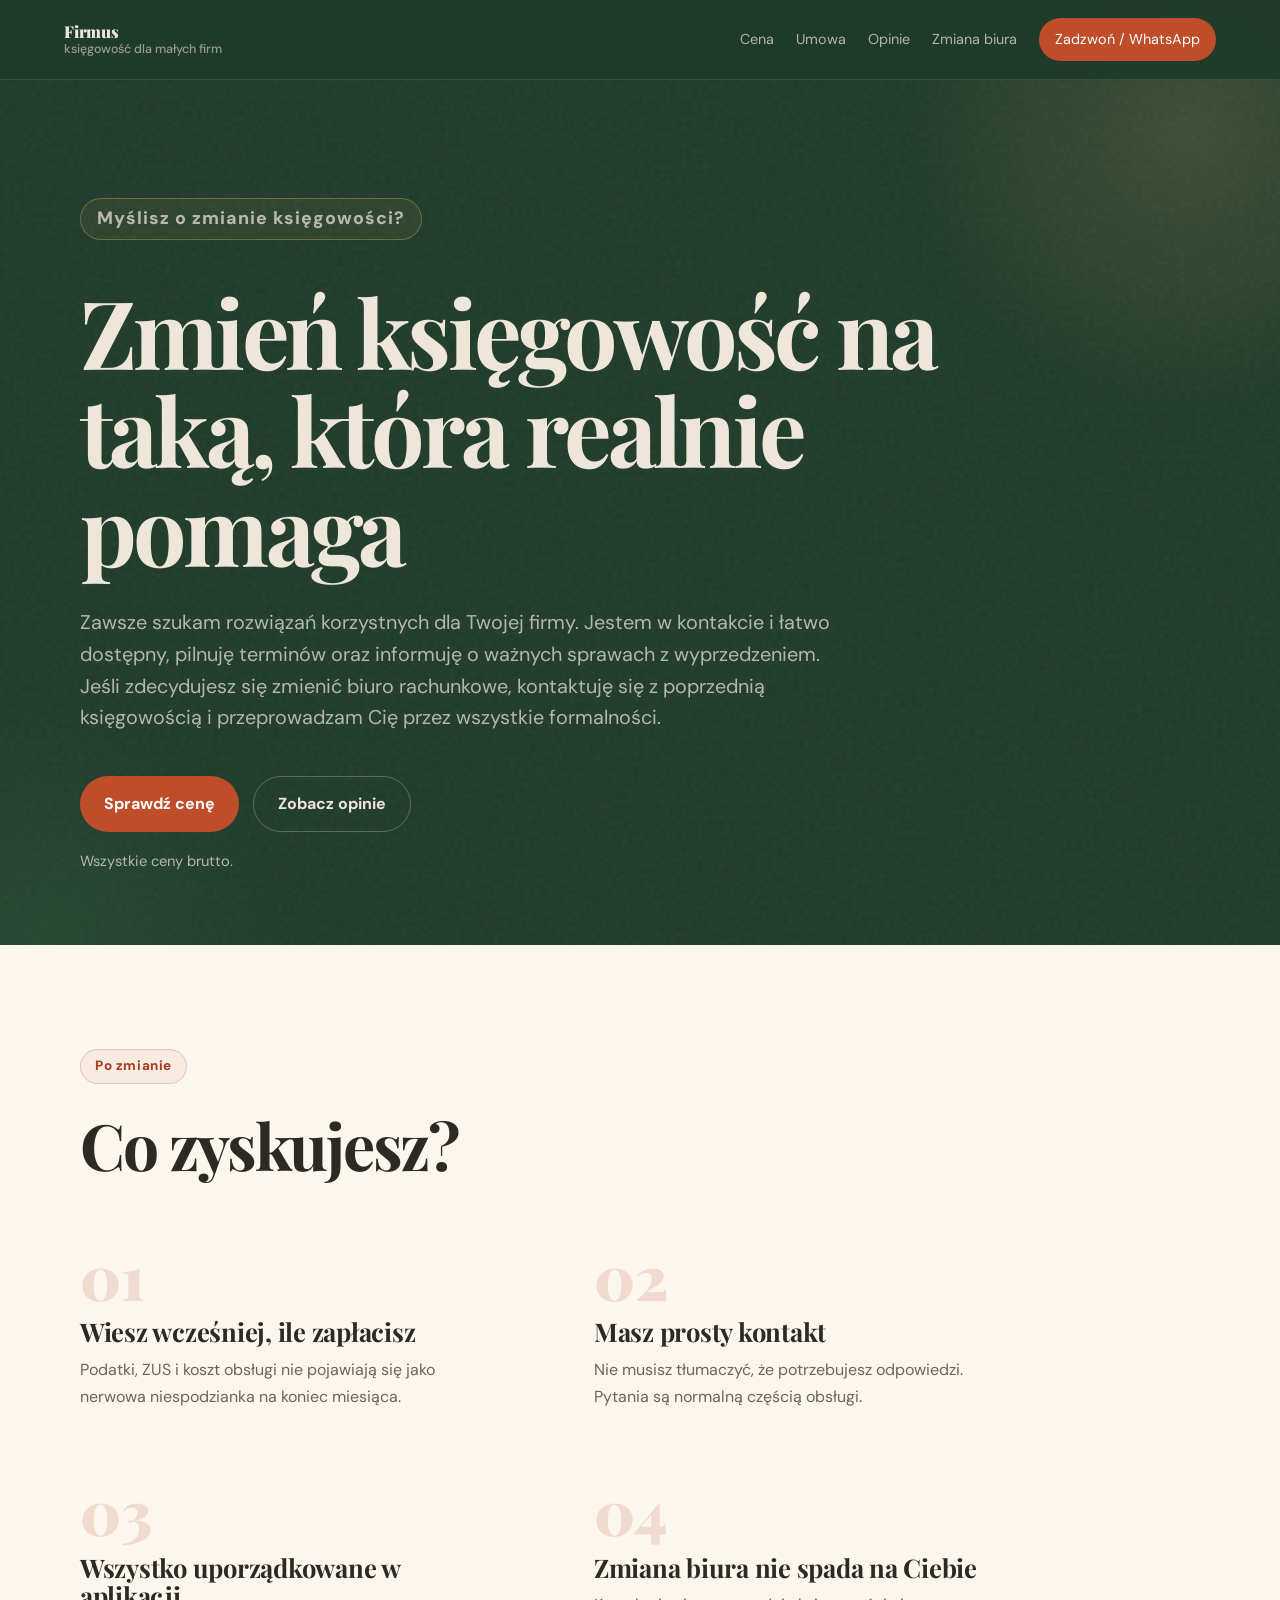
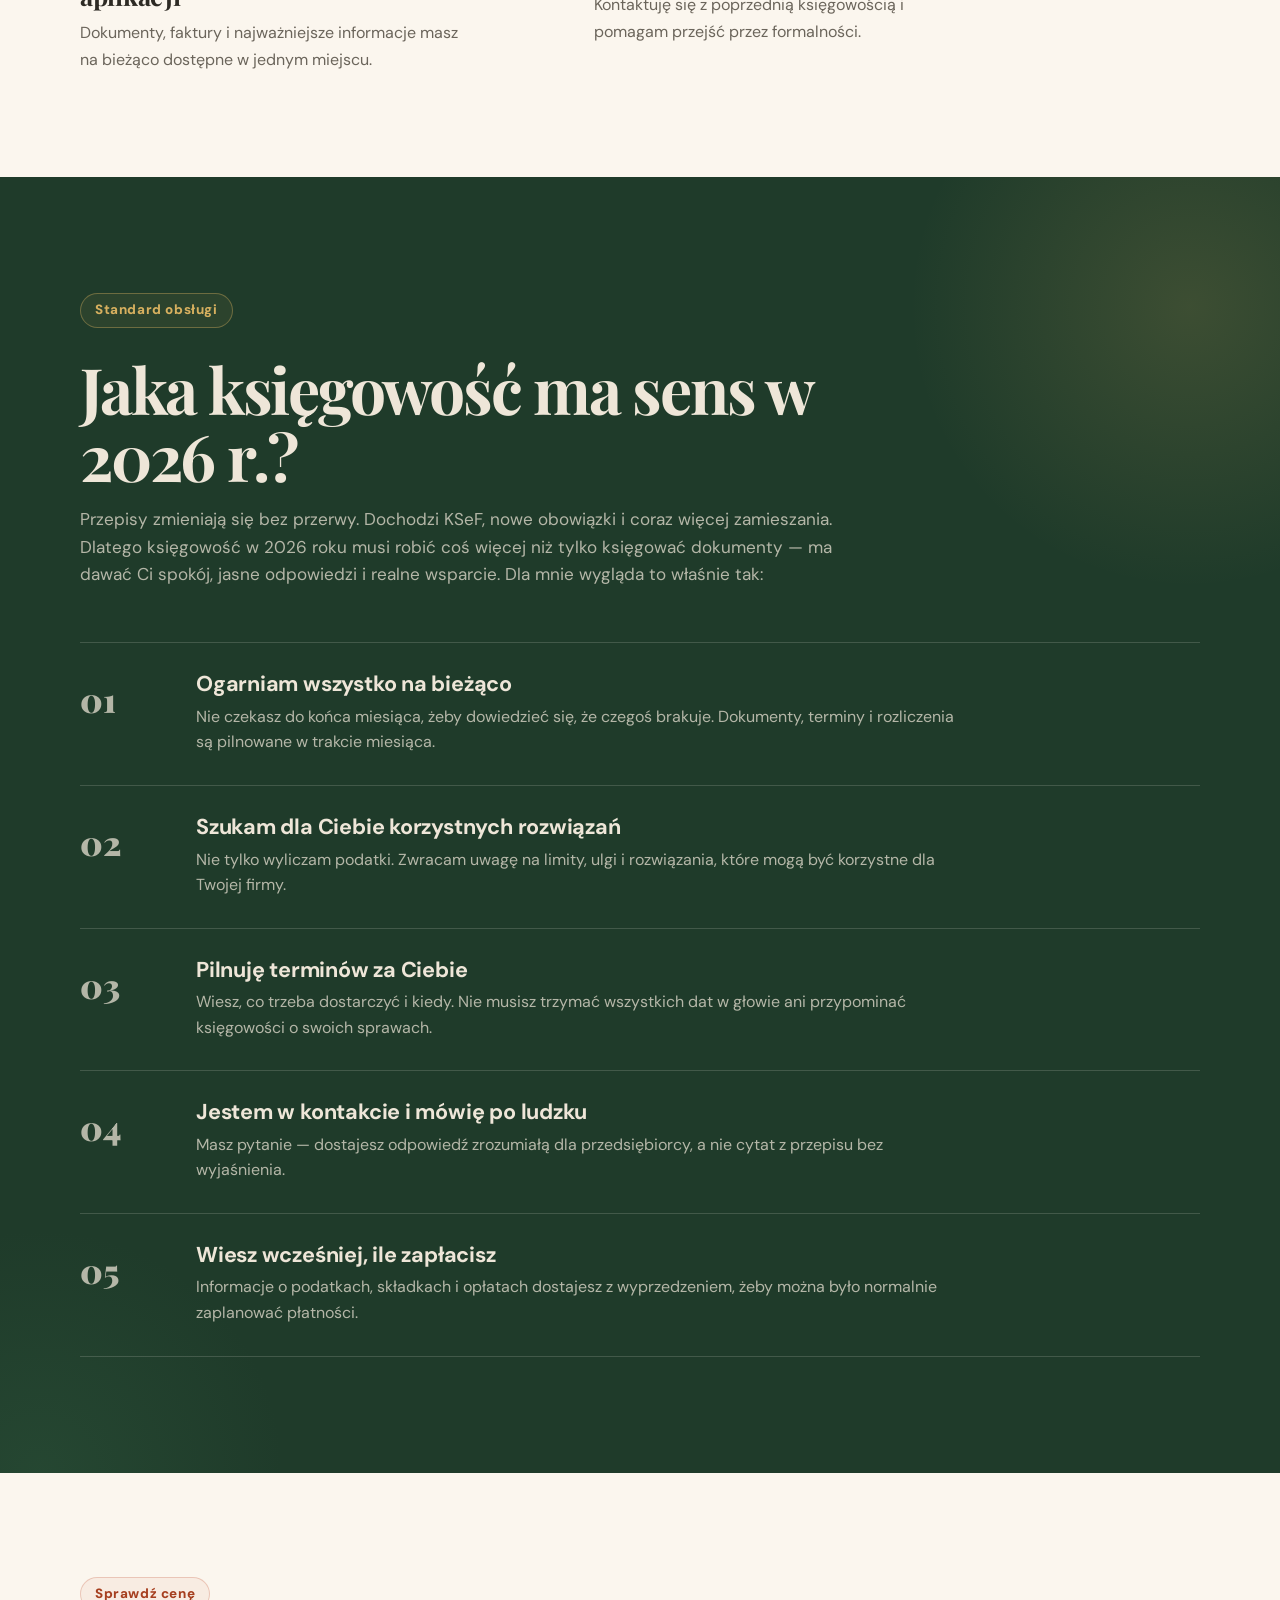
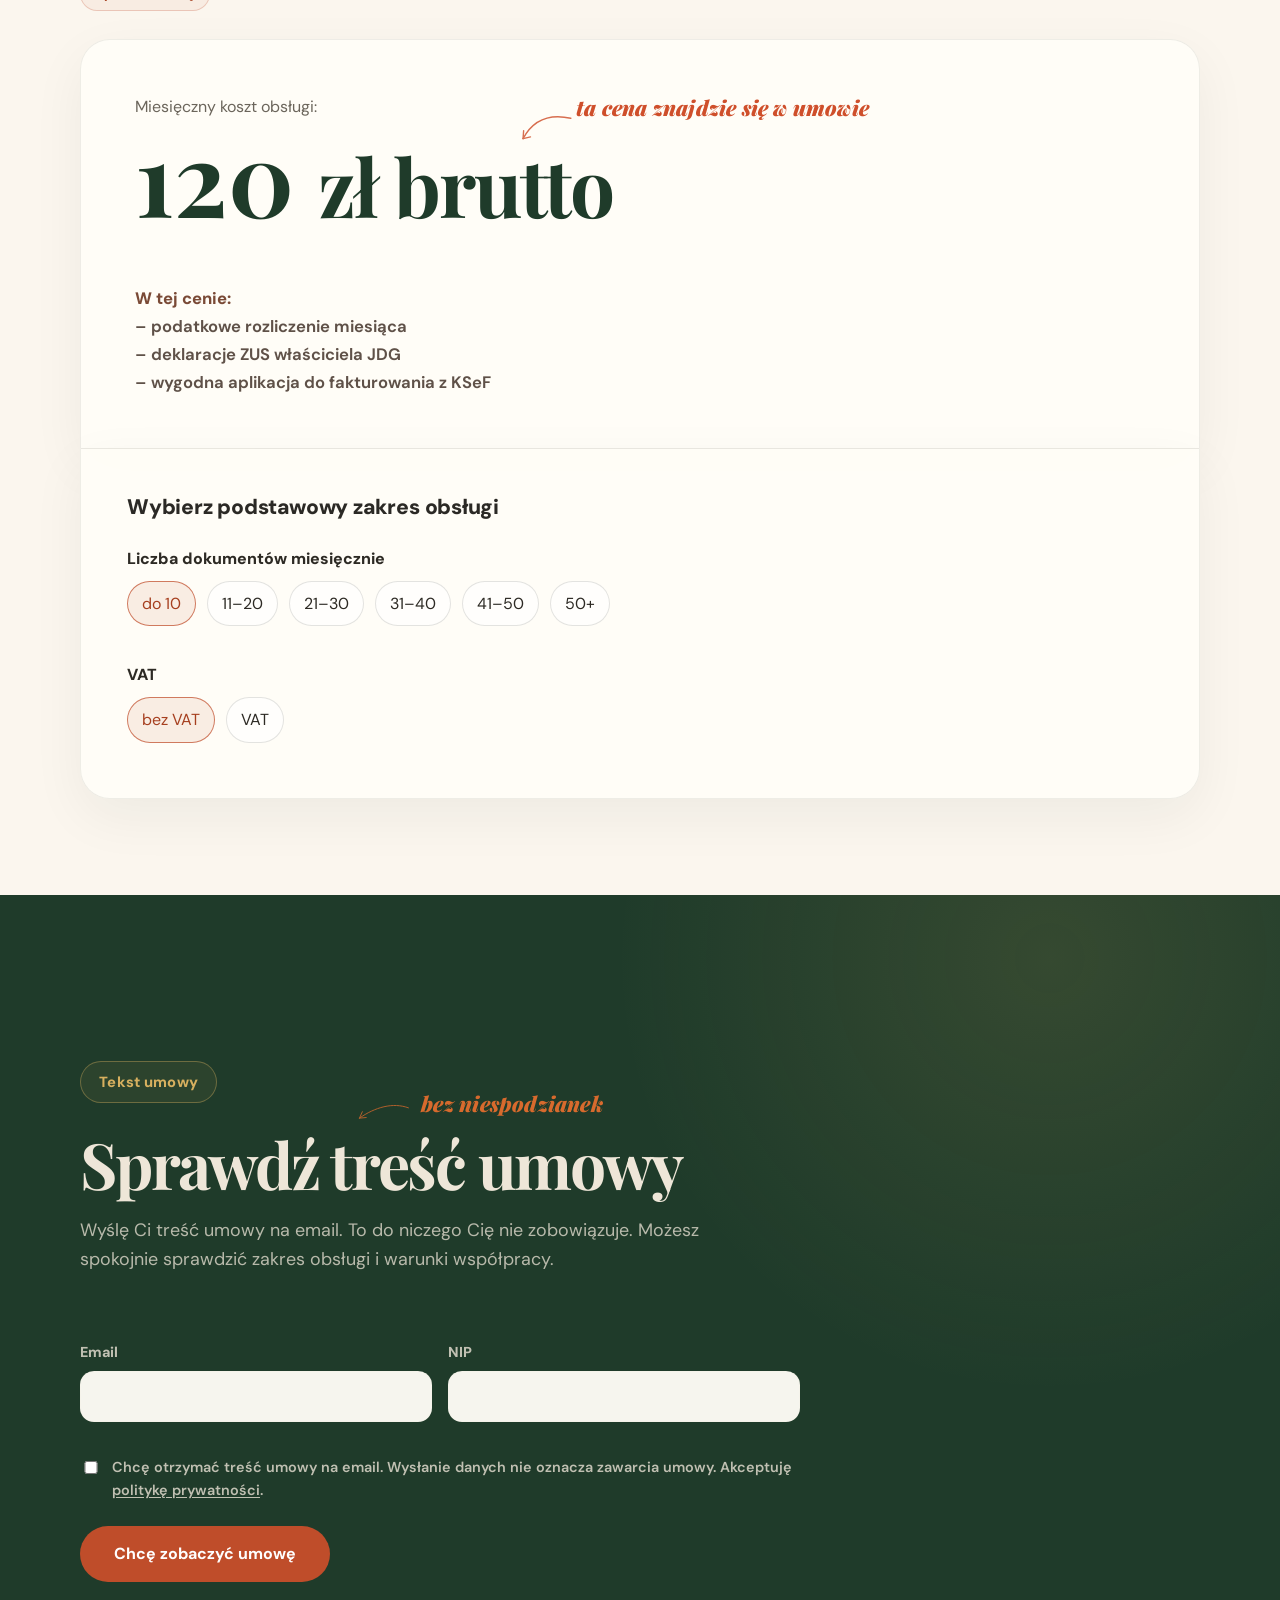
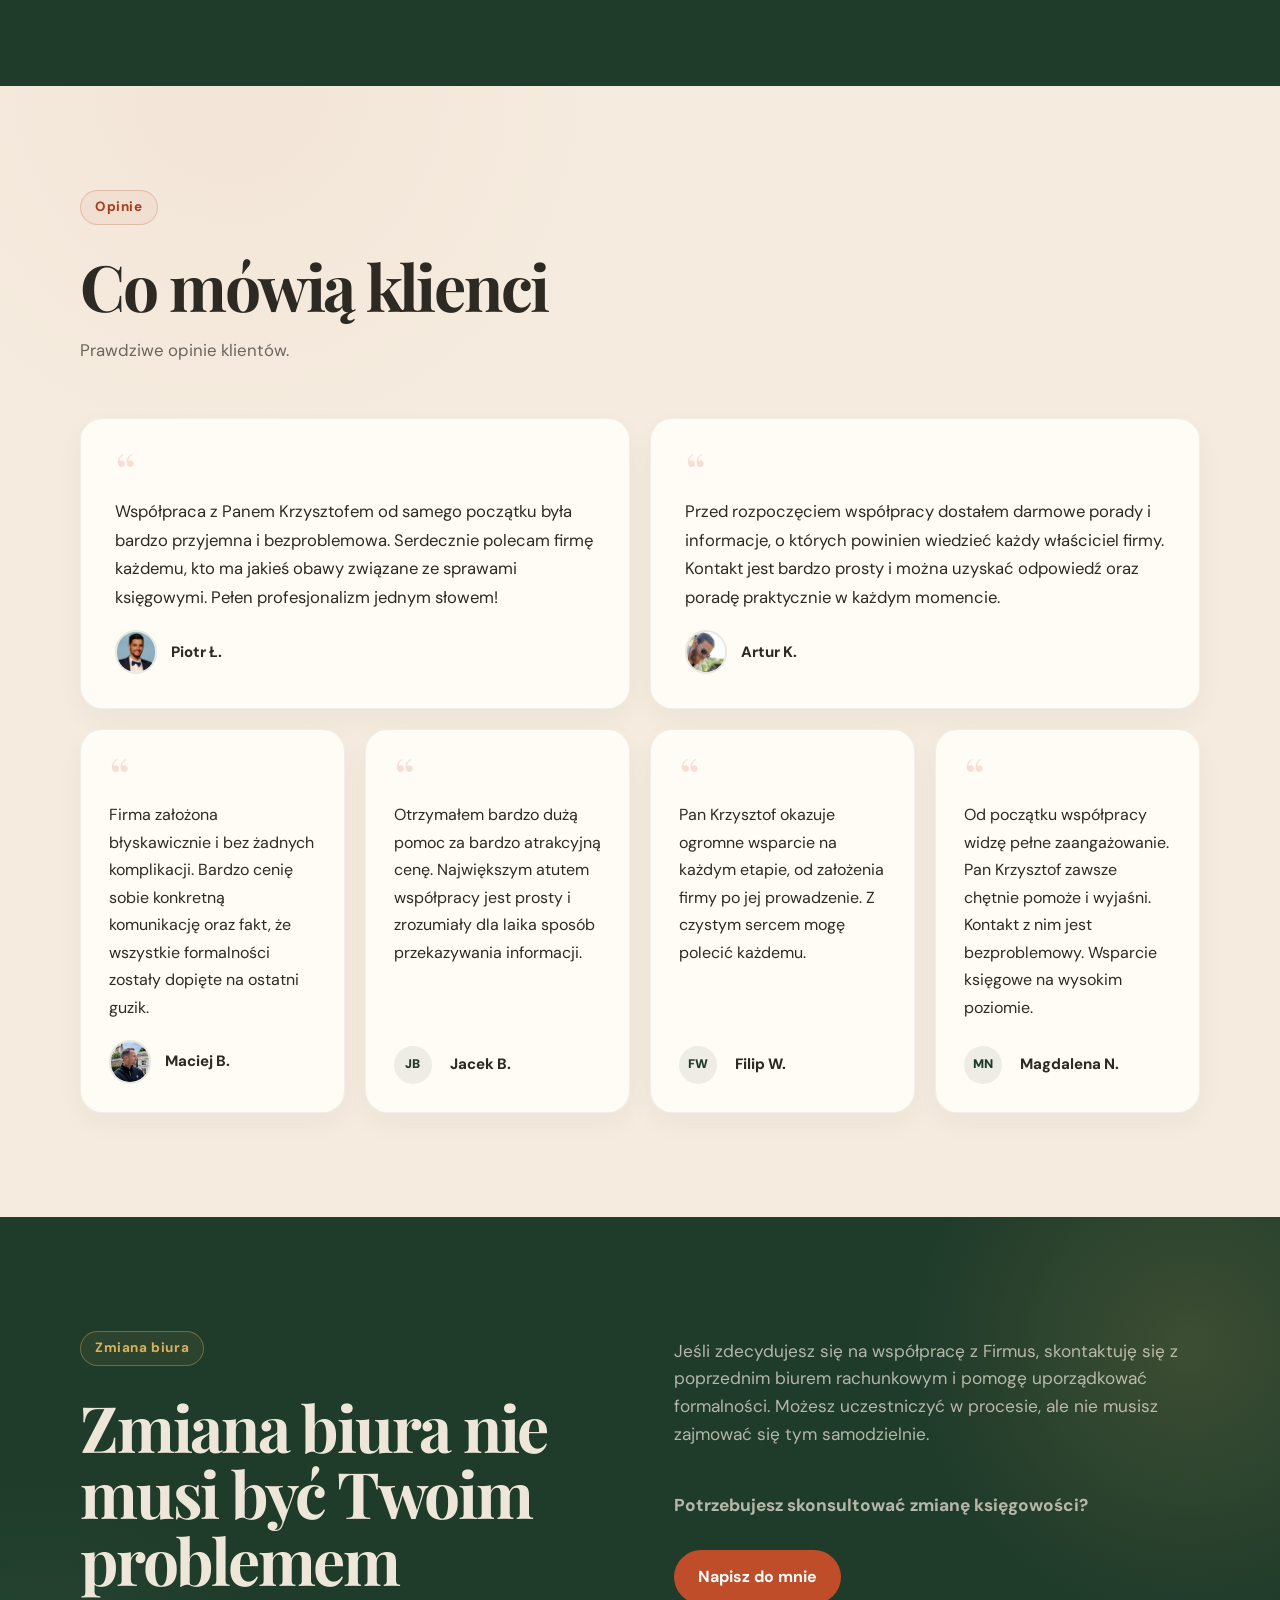
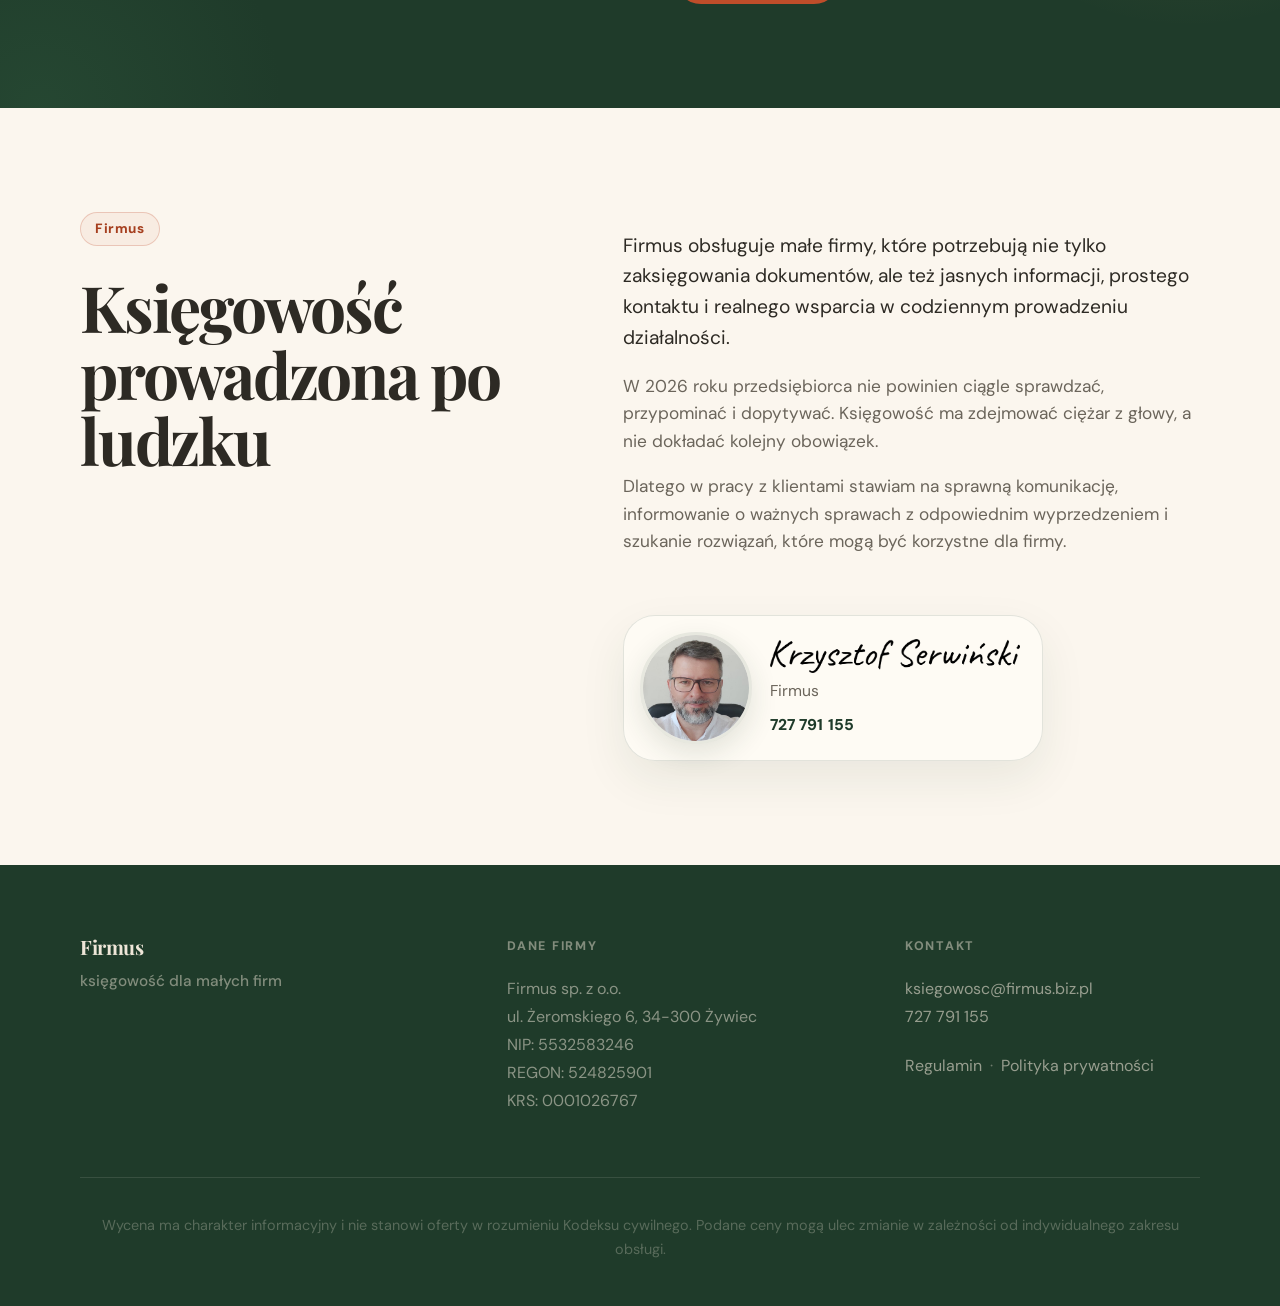
<file: index.html>
<!doctype html>
<html lang="pl">
<head>
  <meta charset="utf-8" />
  <meta name="viewport" content="width=device-width,initial-scale=1" />

  <title>Firmus — księgowość dla małych firm</title>
  <meta name="description" content="Firmus — księgowość dla małych firm. Zmień księgowość na taką, która realnie pomaga." />

  <meta property="og:title" content="Firmus — księgowość dla małych firm" />
  <meta property="og:description" content="Zmień księgowość na taką, która realnie pomaga. Sprawdź cenę brutto i zobacz, jak może wyglądać współpraca z Firmus." />
  <meta property="og:type" content="website" />
  <meta property="og:url" content="https://firmus.biz.pl/" />
  <meta property="og:image" content="https://firmus.biz.pl/assets/og-image.svg" />
  <meta property="og:image:type" content="image/svg+xml" />
  <meta name="twitter:card" content="summary_large_image" />
  <meta name="twitter:title" content="Firmus — księgowość dla małych firm" />
  <meta name="twitter:description" content="Zmień księgowość na taką, która realnie pomaga. Sprawdź cenę brutto i szkic umowy." />
  <meta name="twitter:image" content="https://firmus.biz.pl/assets/og-image.svg" />

  <link rel="preconnect" href="https://fonts.googleapis.com" />
  <link rel="preconnect" href="https://fonts.gstatic.com" crossorigin />
  <link href="https://fonts.googleapis.com/css2?family=DM+Sans:opsz,wght@9..40,300;9..40,400;9..40,500;9..40,600;9..40,700&family=Playfair+Display:ital,wght@0,700;0,900;1,400&display=swap" rel="stylesheet" />

  <link rel="icon" href="/assets/favicon.svg" type="image/svg+xml" />
  <link rel="stylesheet" href="/styles.css?v=1783682344" />
</head>
<body>
  <a class="skip-link" href="#main">Przejdź do treści</a>

  <header class="topbar" id="topbar" aria-label="Górny pasek strony">
    <a class="topbar__brand" href="/"><strong>Firmus</strong><span>księgowość dla małych firm</span></a>
    <nav class="topbar__nav" aria-label="Nawigacja">
      <a href="#cena">Cena</a>
      <a href="#umowa">Umowa</a>
      <a href="#opinie">Opinie</a>
      <a href="#zmiana-biura">Zmiana biura</a>
      <a class="topbar__phone" href="tel:+48727791155">Zadzwoń / WhatsApp</a>
    </nav>
  </header>

  <main id="main">
    <section class="hero section-dark">
      <div class="hero__grain" aria-hidden="true"></div>

      <div class="container hero__layout">
        <div class="hero__content reveal">
          <p class="eyebrow hero__eyebrow hero__personalization" id="offerEyebrow">
            <span class="hero__personalization-label" id="offerEyebrowLabel">Oferta po rozmowie telefonicznej</span>
            <strong class="hero__company-name" id="offerCompanyName" hidden></strong>
          </p>

          <h1 id="heroTitle">Zmień księgowość na taką, która realnie pomaga</h1>

          <p class="hero__lead" id="heroLead">
            Zawsze szukam rozwiązań korzystnych dla Twojej firmy. Jestem w kontakcie i łatwo dostępny, pilnuję terminów oraz informuję o ważnych sprawach z wyprzedzeniem. Jeśli zdecydujesz się zmienić biuro rachunkowe, kontaktuję się z poprzednią księgowością i przeprowadzam Cię przez wszystkie formalności.
          </p>

          <div class="hero__actions">
            <a class="btn btn-primary" href="#cena">Sprawdź cenę</a>
            <a class="btn btn-ghost" href="#opinie">Zobacz opinie</a>
          </div>

          <p class="hero__note" id="heroNote">Wszystkie ceny brutto.</p>
        </div>
      </div>
    </section>

    <section class="section benefits" aria-labelledby="benefits-title">
      <div class="container">
        <div class="section-head reveal">
          <p class="eyebrow">Po zmianie</p>
          <h2 id="benefits-title">Co zyskujesz?</h2>
        </div>

        <div class="benefits-grid">
          <article class="benefit-card reveal">
            <span class="benefit-card__num">01</span>
            <h3>Wiesz wcześniej, ile zapłacisz</h3>
            <p>Podatki, ZUS i koszt obsługi nie pojawiają się jako nerwowa niespodzianka na koniec miesiąca.</p>
          </article>

          <article class="benefit-card reveal">
            <span class="benefit-card__num">02</span>
            <h3>Masz prosty kontakt</h3>
            <p>Nie musisz tłumaczyć, że potrzebujesz odpowiedzi. Pytania są normalną częścią obsługi.</p>
          </article>

          <article class="benefit-card reveal">
            <span class="benefit-card__num">03</span>
            <h3>Wszystko uporządkowane w aplikacji</h3>
            <p>Dokumenty, faktury i najważniejsze informacje masz na bieżąco dostępne w jednym miejscu.</p>
          </article>

          <article class="benefit-card reveal">
            <span class="benefit-card__num">04</span>
            <h3>Zmiana biura nie spada na Ciebie</h3>
            <p>Kontaktuję się z poprzednią księgowością i pomagam przejść przez formalności.</p>
          </article>
        </div>
      </div>
    </section>

    <section class="section section-dark quality" aria-labelledby="quality-title">
      <div class="container">
        <div class="quality__intro reveal">
          <p class="eyebrow">Standard obsługi</p>
          <h2 id="quality-title">Jaka księgowość ma sens w 2026 r.?</h2>
          <p>
            Przepisy zmieniają się bez przerwy. Dochodzi KSeF, nowe obowiązki i coraz więcej zamieszania.
            Dlatego księgowość w 2026 roku musi robić coś więcej niż tylko księgować dokumenty — ma dawać
            Ci spokój, jasne odpowiedzi i realne wsparcie. Dla mnie wygląda to właśnie tak:
          </p>
        </div>

        <div class="quality-list">
          <article class="quality-row reveal">
            <span>01</span>
            <div>
              <h3>Ogarniam wszystko na bieżąco</h3>
              <p>Nie czekasz do końca miesiąca, żeby dowiedzieć się, że czegoś brakuje. Dokumenty, terminy i rozliczenia są pilnowane w trakcie miesiąca.</p>
            </div>
          </article>

          <article class="quality-row reveal">
            <span>02</span>
            <div>
              <h3>Szukam dla Ciebie korzystnych rozwiązań</h3>
              <p>Nie tylko wyliczam podatki. Zwracam uwagę na limity, ulgi i rozwiązania, które mogą być korzystne dla Twojej firmy.</p>
            </div>
          </article>

          <article class="quality-row reveal">
            <span>03</span>
            <div>
              <h3>Pilnuję terminów za Ciebie</h3>
              <p>Wiesz, co trzeba dostarczyć i kiedy. Nie musisz trzymać wszystkich dat w głowie ani przypominać księgowości o swoich sprawach.</p>
            </div>
          </article>

          <article class="quality-row reveal">
            <span>04</span>
            <div>
              <h3>Jestem w kontakcie i mówię po ludzku</h3>
              <p>Masz pytanie — dostajesz odpowiedź zrozumiałą dla przedsiębiorcy, a nie cytat z przepisu bez wyjaśnienia.</p>
            </div>
          </article>

          <article class="quality-row reveal">
            <span>05</span>
            <div>
              <h3>Wiesz wcześniej, ile zapłacisz</h3>
              <p>Informacje o podatkach, składkach i opłatach dostajesz z wyprzedzeniem, żeby można było normalnie zaplanować płatności.</p>
            </div>
          </article>
        </div>
      </div>
    </section>

    <section class="section pricing combined-offer offer-flow" id="cena" aria-labelledby="pricing-title">
      <div class="offer-flow__top">
        <div class="container offer-flow__intro reveal">
          <p class="eyebrow">Sprawdź cenę</p>
          <h2 id="pricing-title" class="sr-only">Sprawdź cenę i umowę</h2>
        </div>
      </div>

      <div class="container offer-flow__card-wrap">
        <div class="offer-flow__card reveal">
          <div class="offer-flow__price-row">
            <div class="price-box">
              <span>Miesięczny koszt obsługi:</span>
              <strong id="priceValue">120 <span class="price-currency">zł brutto</span></strong>
                  <div class="price-handnote" aria-hidden="true">
                    <svg viewBox="0 0 170 70" focusable="false">
                      <path d="M158 12 C122 50 82 54 44 34" />
                      <path d="M44 34 L60 28" />
                      <path d="M44 34 L55 48" />
                    </svg>
                    <span>ta cena znajdzie się w umowie</span>
                  </div>
              <small id="priceNote"></small>
            </div>

            <div class="offer-flow__price-note">
              <strong id="priceAssurance">W tej cenie:<br /><span>– podatkowe rozliczenie miesiąca</span><br /><span>– deklaracje ZUS właściciela JDG</span><br /><span>– wygodna aplikacja do fakturowania z KSeF</span></strong>
            </div>
          </div>

          <div class="offer-flow__body">
            <div class="calculator quote-panel" aria-label="Kalkulator ceny">
              <h3 class="calc-section-title">Wybierz podstawowy zakres obsługi</h3>

              <div class="calc-grid">
                <fieldset class="calc-field">
                  <legend>Liczba dokumentów miesięcznie</legend>
                  <label><input type="radio" name="docs" value="0" checked /> do 10</label>
                  <label><input type="radio" name="docs" value="1" /> 11–20</label>
                  <label><input type="radio" name="docs" value="2" /> 21–30</label>
                  <label><input type="radio" name="docs" value="3" /> 31–40</label>
                  <label><input type="radio" name="docs" value="4" /> 41–50</label>
                  <label><input type="radio" name="docs" value="5" /> 50+</label>
                </fieldset>

                <fieldset class="calc-field">
                  <legend>VAT</legend>
                  <label><input type="radio" name="vat" value="0" checked /> bez VAT</label>
                  <label><input type="radio" name="vat" value="1" /> VAT</label>
                </fieldset>

              </div>
            </div>

            <div class="contract-panel" id="umowa">
              <div class="contract-panel__copy">
                <p class="eyebrow contract-text-pill">Umowa i warunki</p>

                <div class="contract-note" aria-hidden="true">
                  <svg viewBox="0 0 180 72" focusable="false">
                    <path d="M172 20 C124 2 68 18 20 52" />
                    <path d="M20 52 L41 50" />
                    <path d="M20 52 L29 32" />
                  </svg>
                  <span>bez niespodzianek</span>
                </div>

                <h3>Sprawdź treść umowy</h3>
                <p>Wyślę Ci treść umowy na email. To do niczego Cię nie zobowiązuje. Możesz spokojnie sprawdzić zakres obsługi i warunki współpracy.</p>
              </div>

              <form class="lead-form" netlify
                name="firmus-umowa"
                method="POST"
                data-netlify="true"
                data-netlify-honeypot="bot-field"
                netlify-honeypot="bot-field"
              >
                <input type="hidden" name="form-name" value="firmus-umowa" />
                <input type="hidden" name="wybrana_liczba_dokumentow" id="hiddenDocs" />
                <input type="hidden" name="wybrany_vat" id="hiddenVat" />
                <input type="hidden" name="wybrani_pracownicy_umowy" id="hiddenStaff" />
                <input type="hidden" name="wyliczona_cena" id="hiddenPrice" />

                <p class="hidden-field" aria-hidden="true">
                  <label>Nie wypełniaj tego pola: <input name="bot-field" tabindex="-1" autocomplete="off" /></label>
                </p>

                <div class="form-grid">
                  <label>
                    Email
                    <input name="email" type="email" autocomplete="email" required />
                  </label>

                  <label>
                    NIP
                    <input name="nip" type="text" inputmode="numeric" required />
                  </label>
                </div>

                <label class="check contract-consent">
                  <input type="checkbox" name="zgoda_umowa_kontakt" value="tak" required />
                  <span>
                    Chcę otrzymać treść umowy na email. Wysłanie danych nie oznacza zawarcia umowy. Akceptuję <a href="/polityka-prywatnosci.html">politykę prywatności</a>.
                  </span>
                </label>

                <button class="btn btn-primary form-button" type="submit">Chcę zobaczyć umowę</button>
              </form>
            </div>
          </div>
        </div>
      </div>
    </section>

    <section class="section testimonials" id="opinie" aria-labelledby="testimonials-title">
      <div class="container">
        <div class="section-head reveal">
          <p class="eyebrow">Opinie</p>
          <h2 id="testimonials-title">Co mówią klienci</h2>
          <p>Prawdziwe opinie klientów.</p>
        </div>

        <div class="testimonials-grid">
          <article class="testimonial testimonial--large reveal">
            <img class="avatar avatar--photo" src="/assets/testimonials/piotr-l.jpg?v=1780481756" alt="Piotr Ł." loading="lazy" />
            <blockquote>Współpraca z Panem Krzysztofem od samego początku była bardzo przyjemna i bezproblemowa. Serdecznie polecam firmę każdemu, kto ma jakieś obawy związane ze sprawami księgowymi. Pełen profesjonalizm jednym słowem!</blockquote>
            <p>Piotr Ł.</p>
          </article>

          <article class="testimonial testimonial--large reveal">
            <img class="avatar avatar--photo" src="/assets/testimonials/artur-k.jpg?v=1780481756" alt="Artur K." loading="lazy" />
            <blockquote>Przed rozpoczęciem współpracy dostałem darmowe porady i informacje, o których powinien wiedzieć każdy właściciel firmy. Kontakt jest bardzo prosty i można uzyskać odpowiedź oraz poradę praktycznie w każdym momencie.</blockquote>
            <p>Artur K.</p>
          </article>

          <article class="testimonial reveal">
            <img class="avatar avatar--photo" src="/assets/testimonials/maciej-b.jpg?v=1780481756" alt="Maciej B." loading="lazy" />
            <blockquote>Firma założona błyskawicznie i bez żadnych komplikacji. Bardzo cenię sobie konkretną komunikację oraz fakt, że wszystkie formalności zostały dopięte na ostatni guzik.</blockquote>
            <p>Maciej B.</p>
          </article>

          <article class="testimonial reveal">
            <div class="avatar" aria-hidden="true">JB</div>
            <blockquote>Otrzymałem bardzo dużą pomoc za bardzo atrakcyjną cenę. Największym atutem współpracy jest prosty i zrozumiały dla laika sposób przekazywania informacji.</blockquote>
            <p>Jacek B.</p>
          </article>

          <article class="testimonial reveal">
            <div class="avatar" aria-hidden="true">FW</div>
            <blockquote>Pan Krzysztof okazuje ogromne wsparcie na każdym etapie, od założenia firmy po jej prowadzenie. Z czystym sercem mogę polecić każdemu.</blockquote>
            <p>Filip W.</p>
          </article>

          <article class="testimonial reveal">
            <div class="avatar" aria-hidden="true">MN</div>
            <blockquote>Od początku współpracy widzę pełne zaangażowanie. Pan Krzysztof zawsze chętnie pomoże i wyjaśni. Kontakt z nim jest bezproblemowy. Wsparcie księgowe na wysokim poziomie.</blockquote>
            <p>Magdalena N.</p>
          </article>
        </div>
      </div>
    </section>



    <section class="section section-dark transfer" id="zmiana-biura" aria-labelledby="transfer-title">
      <div class="container transfer__layout">
        <div class="reveal">
          <p class="eyebrow">Zmiana biura</p>
          <h2 id="transfer-title">Zmiana biura nie musi być Twoim problemem</h2>
        </div>

        <div class="transfer__text reveal">
          <p>Jeśli zdecydujesz się na współpracę z Firmus, skontaktuję się z poprzednim biurem rachunkowym i pomogę uporządkować formalności. Możesz uczestniczyć w procesie, ale nie musisz zajmować się tym samodzielnie.</p>
          <p class="transfer__cta-copy">Potrzebujesz skonsultować zmianę księgowości?</p>
          <a class="btn btn-primary" href="mailto:ksiegowosc@firmus.biz.pl">Napisz do mnie</a>
        </div>
      </div>
    </section>


    <section class="section about" aria-labelledby="about-title">
      <div class="container about__layout">
        <div class="about__title reveal">
          <p class="eyebrow">Firmus</p>
          <h2 id="about-title">Księgowość prowadzona po ludzku</h2>
        </div>

        <div class="about__text reveal">
          <p>Firmus obsługuje małe firmy, które potrzebują nie tylko zaksięgowania dokumentów, ale też jasnych informacji, prostego kontaktu i realnego wsparcia w codziennym prowadzeniu działalności.</p>
          <p>W 2026 roku przedsiębiorca nie powinien ciągle sprawdzać, przypominać i dopytywać. Księgowość ma zdejmować ciężar z głowy, a nie dokładać kolejny obowiązek.</p>
          <p>Dlatego w pracy z klientami stawiam na sprawną komunikację, informowanie o ważnych sprawach z odpowiednim wyprzedzeniem i szukanie rozwiązań, które mogą być korzystne dla firmy.</p>

          <div class="signature signature--person">
            <img class="signature__photo" src="/assets/krzysztof.jpg?v=1" loading="lazy" />
            <div class="signature__body">
              <img class="signature__name-image" src="/assets/signature-krzysztof.png?v=2" loading="lazy" />
              <small>Firmus</small>
              <a class="signature__phone" href="tel:+48727791155">727 791 155</a>
            </div>
          </div>
        </div>
      </div>
    </section>

  </main>

  <footer class="footer">
    <div class="container footer__layout">
      <div class="footer__brand">
        <strong>Firmus</strong>
        <span>księgowość dla małych firm</span>
      </div>

      <div class="footer__col">
        <span class="footer__label">Dane firmy</span>
        <p>
          Firmus sp. z o.o.<br />
          ul. Żeromskiego 6, 34-300 Żywiec<br />
          NIP: 5532583246<br />
          REGON: 524825901<br />
          KRS: 0001026767
        </p>
      </div>

      <div class="footer__col">
        <span class="footer__label">Kontakt</span>
        <p>
          <a href="mailto:ksiegowosc@firmus.biz.pl">ksiegowosc@firmus.biz.pl</a><br />
          <a href="tel:+48727791155">727 791 155</a>
        </p>

        <nav class="footer__nav" aria-label="Linki formalne">
          <a href="/regulamin.html">Regulamin</a>
          <span>·</span>
          <a href="/polityka-prywatnosci.html">Polityka prywatności</a>
        </nav>
      </div>
    </div>

    <div class="container footer__note">
      Wycena ma charakter informacyjny i nie stanowi oferty w rozumieniu Kodeksu cywilnego. Podane ceny mogą ulec zmianie w zależności od indywidualnego zakresu obsługi.
    </div>
  </footer>

  <div class="mobile-bar">
    <a href="#cena">Sprawdź cenę</a>
    <a href="tel:+48727791155">Zadzwoń</a>
  </div>

  <script src="/script.js?v=1783679738" defer></script>

  <!-- Netlify form detection fallback -->
  <form name="firmus-umowa" method="POST" data-netlify="true" netlify-honeypot="bot-field" hidden>
    <input type="hidden" name="form-name" value="firmus-umowa" />
    <input name="bot-field" />
    <input type="email" name="email" />
    <input type="text" name="nip" />
    <input type="text" name="wybrana_liczba_dokumentow" />
    <input type="text" name="wybrany_vat" />
    <input type="text" name="wybrani_pracownicy_umowy" />
    <input type="text" name="wyliczona_cena" />
    <input type="checkbox" name="zgoda_umowa_kontakt" value="tak" />
  </form>
  <!-- /Netlify form detection fallback -->

</body>
</html>
</file>
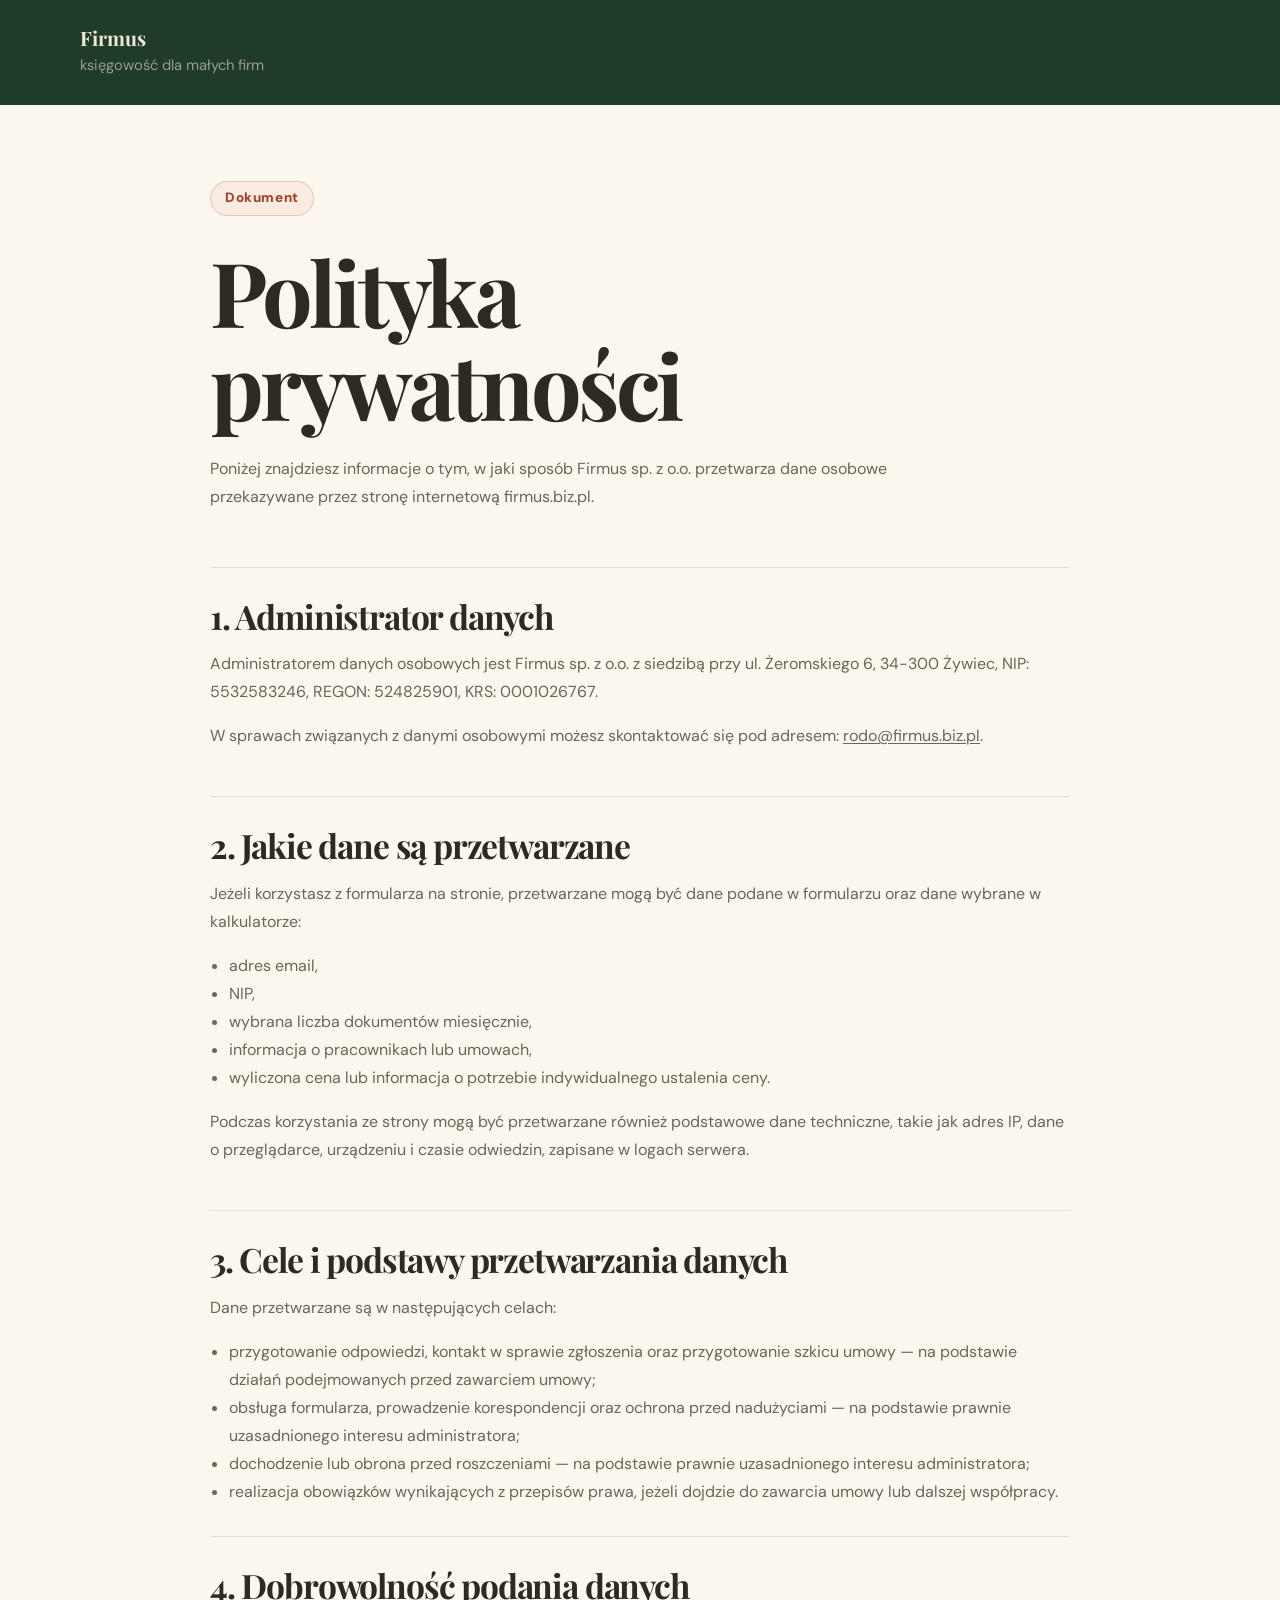
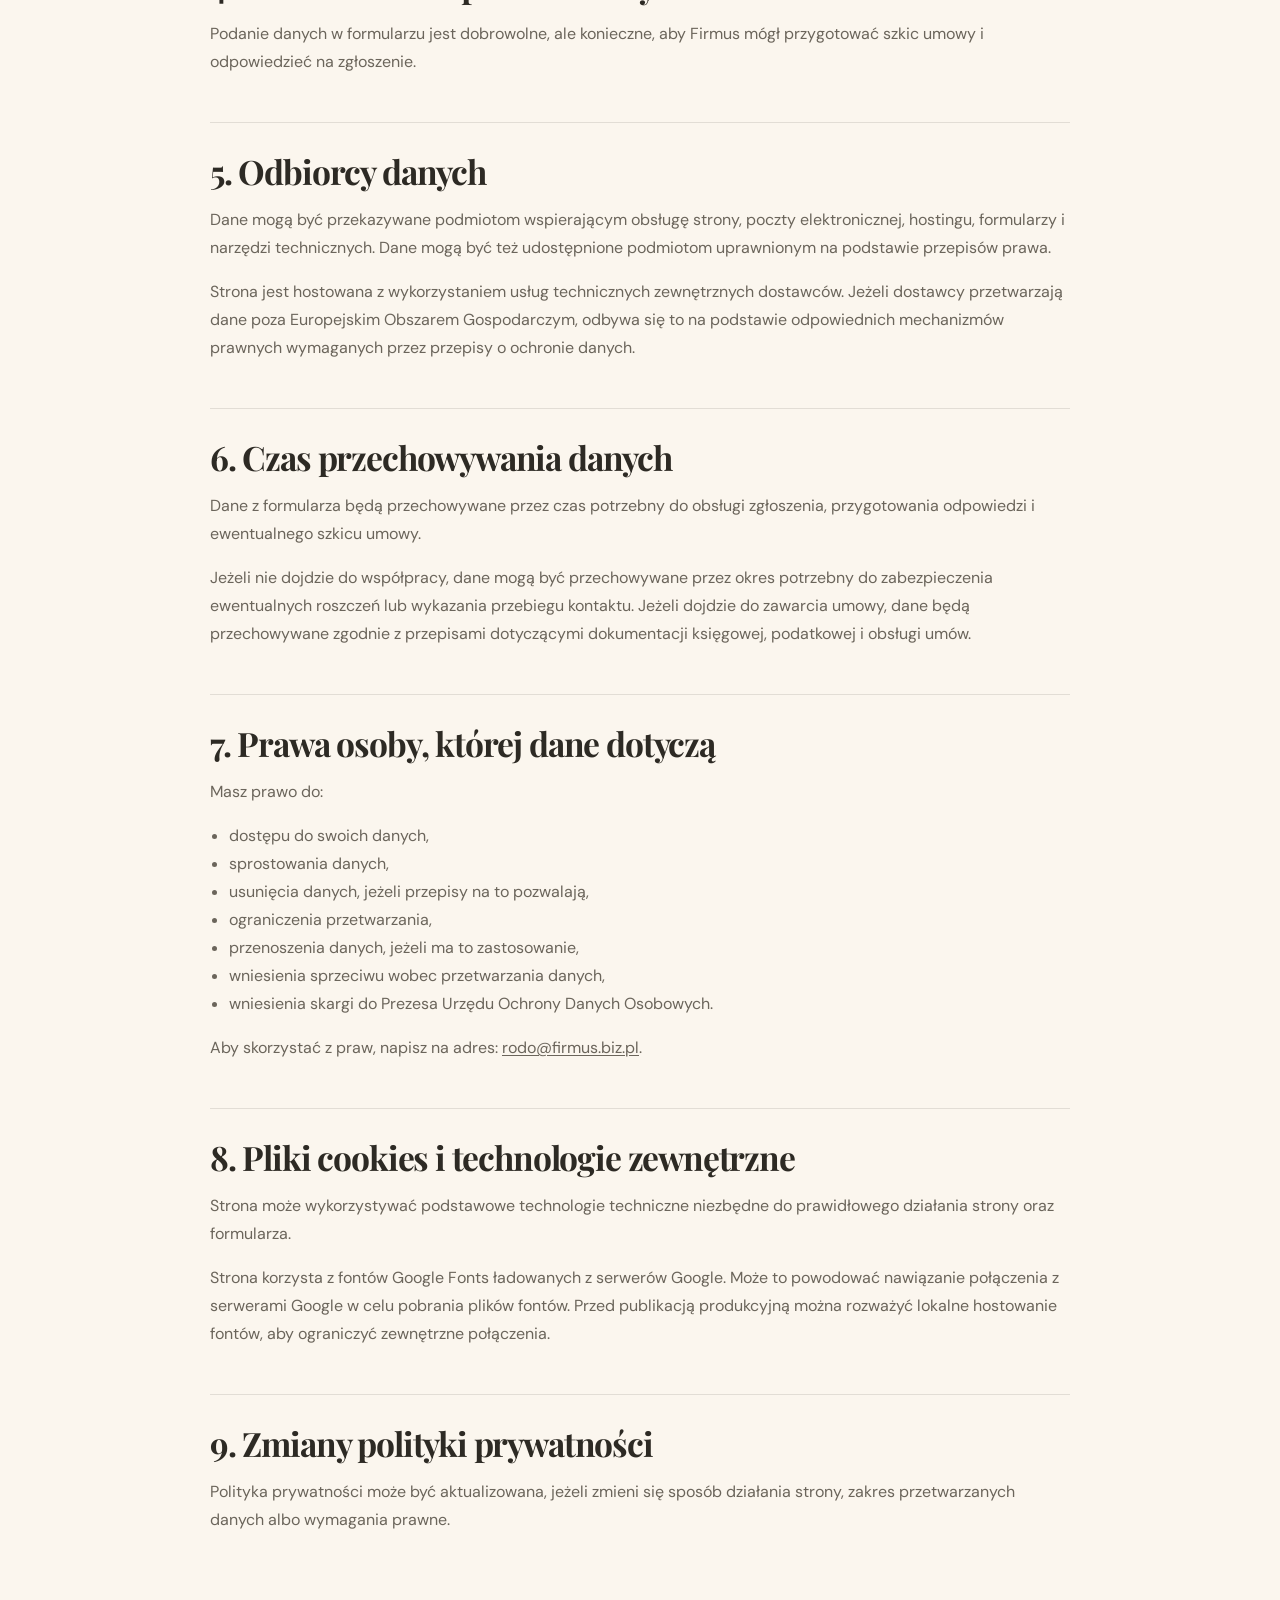
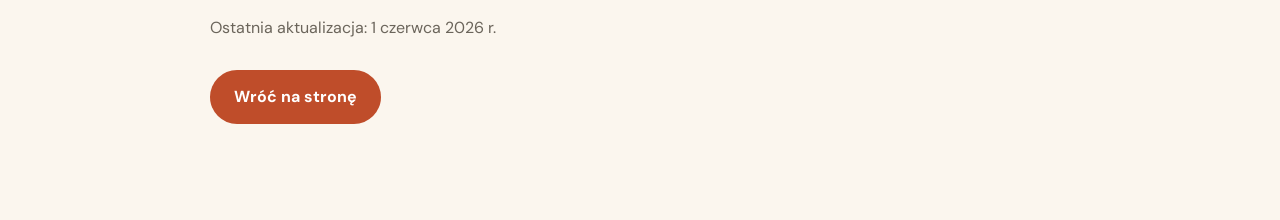
<file: polityka-prywatnosci.html>
<!doctype html>
<html lang="pl">
<head>
  <meta charset="utf-8" />
  <meta name="viewport" content="width=device-width,initial-scale=1" />

  <title>Polityka prywatności — Firmus</title>
  <meta name="description" content="Polityka prywatności strony firmus.biz.pl." />

  <link rel="preconnect" href="https://fonts.googleapis.com" />
  <link rel="preconnect" href="https://fonts.gstatic.com" crossorigin />
  <link href="https://fonts.googleapis.com/css2?family=DM+Sans:opsz,wght@9..40,400;9..40,500;9..40,600;9..40,700&family=Playfair+Display:wght@700;900&display=swap" rel="stylesheet" />

  <link rel="icon" href="/assets/favicon.svg" type="image/svg+xml" />
  <link rel="stylesheet" href="/styles.css" />
</head>
<body class="legal-page">
  <header class="legal-header">
    <div class="container">
      <a class="legal-brand" href="/">
        <strong>Firmus</strong>
        <span>księgowość dla małych firm</span>
      </a>
    </div>
  </header>

  <main class="legal-main">
    <article class="container legal-content">
      <p class="eyebrow">Dokument</p>
      <h1>Polityka prywatności</h1>

      <p class="legal-lead">
        Poniżej znajdziesz informacje o tym, w jaki sposób Firmus sp. z o.o. przetwarza dane osobowe przekazywane przez stronę internetową firmus.biz.pl.
      </p>

      <section>
        <h2>1. Administrator danych</h2>
        <p>
          Administratorem danych osobowych jest Firmus sp. z o.o. z siedzibą przy ul. Żeromskiego 6, 34-300 Żywiec,
          NIP: 5532583246, REGON: 524825901, KRS: 0001026767.
        </p>
        <p>
          W sprawach związanych z danymi osobowymi możesz skontaktować się pod adresem:
          <a href="mailto:rodo@firmus.biz.pl">rodo@firmus.biz.pl</a>.
        </p>
      </section>

      <section>
        <h2>2. Jakie dane są przetwarzane</h2>
        <p>
          Jeżeli korzystasz z formularza na stronie, przetwarzane mogą być dane podane w formularzu oraz dane wybrane w kalkulatorze:
        </p>
        <ul>
          <li>adres email,</li>
          <li>NIP,</li>
          <li>wybrana liczba dokumentów miesięcznie,</li>
          <li>informacja o pracownikach lub umowach,</li>
          <li>wyliczona cena lub informacja o potrzebie indywidualnego ustalenia ceny.</li>
        </ul>
        <p>
          Podczas korzystania ze strony mogą być przetwarzane również podstawowe dane techniczne, takie jak adres IP, dane o przeglądarce, urządzeniu i czasie odwiedzin, zapisane w logach serwera.
        </p>
      </section>

      <section>
        <h2>3. Cele i podstawy przetwarzania danych</h2>
        <p>Dane przetwarzane są w następujących celach:</p>
        <ul>
          <li>
            przygotowanie odpowiedzi, kontakt w sprawie zgłoszenia oraz przygotowanie szkicu umowy — na podstawie działań podejmowanych przed zawarciem umowy;
          </li>
          <li>
            obsługa formularza, prowadzenie korespondencji oraz ochrona przed nadużyciami — na podstawie prawnie uzasadnionego interesu administratora;
          </li>
          <li>
            dochodzenie lub obrona przed roszczeniami — na podstawie prawnie uzasadnionego interesu administratora;
          </li>
          <li>
            realizacja obowiązków wynikających z przepisów prawa, jeżeli dojdzie do zawarcia umowy lub dalszej współpracy.
          </li>
        </ul>
      </section>

      <section>
        <h2>4. Dobrowolność podania danych</h2>
        <p>
          Podanie danych w formularzu jest dobrowolne, ale konieczne, aby Firmus mógł przygotować szkic umowy i odpowiedzieć na zgłoszenie.
        </p>
      </section>

      <section>
        <h2>5. Odbiorcy danych</h2>
        <p>
          Dane mogą być przekazywane podmiotom wspierającym obsługę strony, poczty elektronicznej, hostingu, formularzy i narzędzi technicznych. Dane mogą być też udostępnione podmiotom uprawnionym na podstawie przepisów prawa.
        </p>
        <p>
          Strona jest hostowana z wykorzystaniem usług technicznych zewnętrznych dostawców. Jeżeli dostawcy przetwarzają dane poza Europejskim Obszarem Gospodarczym, odbywa się to na podstawie odpowiednich mechanizmów prawnych wymaganych przez przepisy o ochronie danych.
        </p>
      </section>

      <section>
        <h2>6. Czas przechowywania danych</h2>
        <p>
          Dane z formularza będą przechowywane przez czas potrzebny do obsługi zgłoszenia, przygotowania odpowiedzi i ewentualnego szkicu umowy.
        </p>
        <p>
          Jeżeli nie dojdzie do współpracy, dane mogą być przechowywane przez okres potrzebny do zabezpieczenia ewentualnych roszczeń lub wykazania przebiegu kontaktu. Jeżeli dojdzie do zawarcia umowy, dane będą przechowywane zgodnie z przepisami dotyczącymi dokumentacji księgowej, podatkowej i obsługi umów.
        </p>
      </section>

      <section>
        <h2>7. Prawa osoby, której dane dotyczą</h2>
        <p>Masz prawo do:</p>
        <ul>
          <li>dostępu do swoich danych,</li>
          <li>sprostowania danych,</li>
          <li>usunięcia danych, jeżeli przepisy na to pozwalają,</li>
          <li>ograniczenia przetwarzania,</li>
          <li>przenoszenia danych, jeżeli ma to zastosowanie,</li>
          <li>wniesienia sprzeciwu wobec przetwarzania danych,</li>
          <li>wniesienia skargi do Prezesa Urzędu Ochrony Danych Osobowych.</li>
        </ul>
        <p>
          Aby skorzystać z praw, napisz na adres:
          <a href="mailto:rodo@firmus.biz.pl">rodo@firmus.biz.pl</a>.
        </p>
      </section>

      <section>
        <h2>8. Pliki cookies i technologie zewnętrzne</h2>
        <p>
          Strona może wykorzystywać podstawowe technologie techniczne niezbędne do prawidłowego działania strony oraz formularza.
        </p>
        <p>
          Strona korzysta z fontów Google Fonts ładowanych z serwerów Google. Może to powodować nawiązanie połączenia z serwerami Google w celu pobrania plików fontów. Przed publikacją produkcyjną można rozważyć lokalne hostowanie fontów, aby ograniczyć zewnętrzne połączenia.
        </p>
      </section>

      <section>
        <h2>9. Zmiany polityki prywatności</h2>
        <p>
          Polityka prywatności może być aktualizowana, jeżeli zmieni się sposób działania strony, zakres przetwarzanych danych albo wymagania prawne.
        </p>
      </section>

      <p class="legal-updated">Ostatnia aktualizacja: 1 czerwca 2026 r.</p>

      <a class="btn btn-primary" href="/">Wróć na stronę</a>
    </article>
  </main>
</body>
</html>
</file>
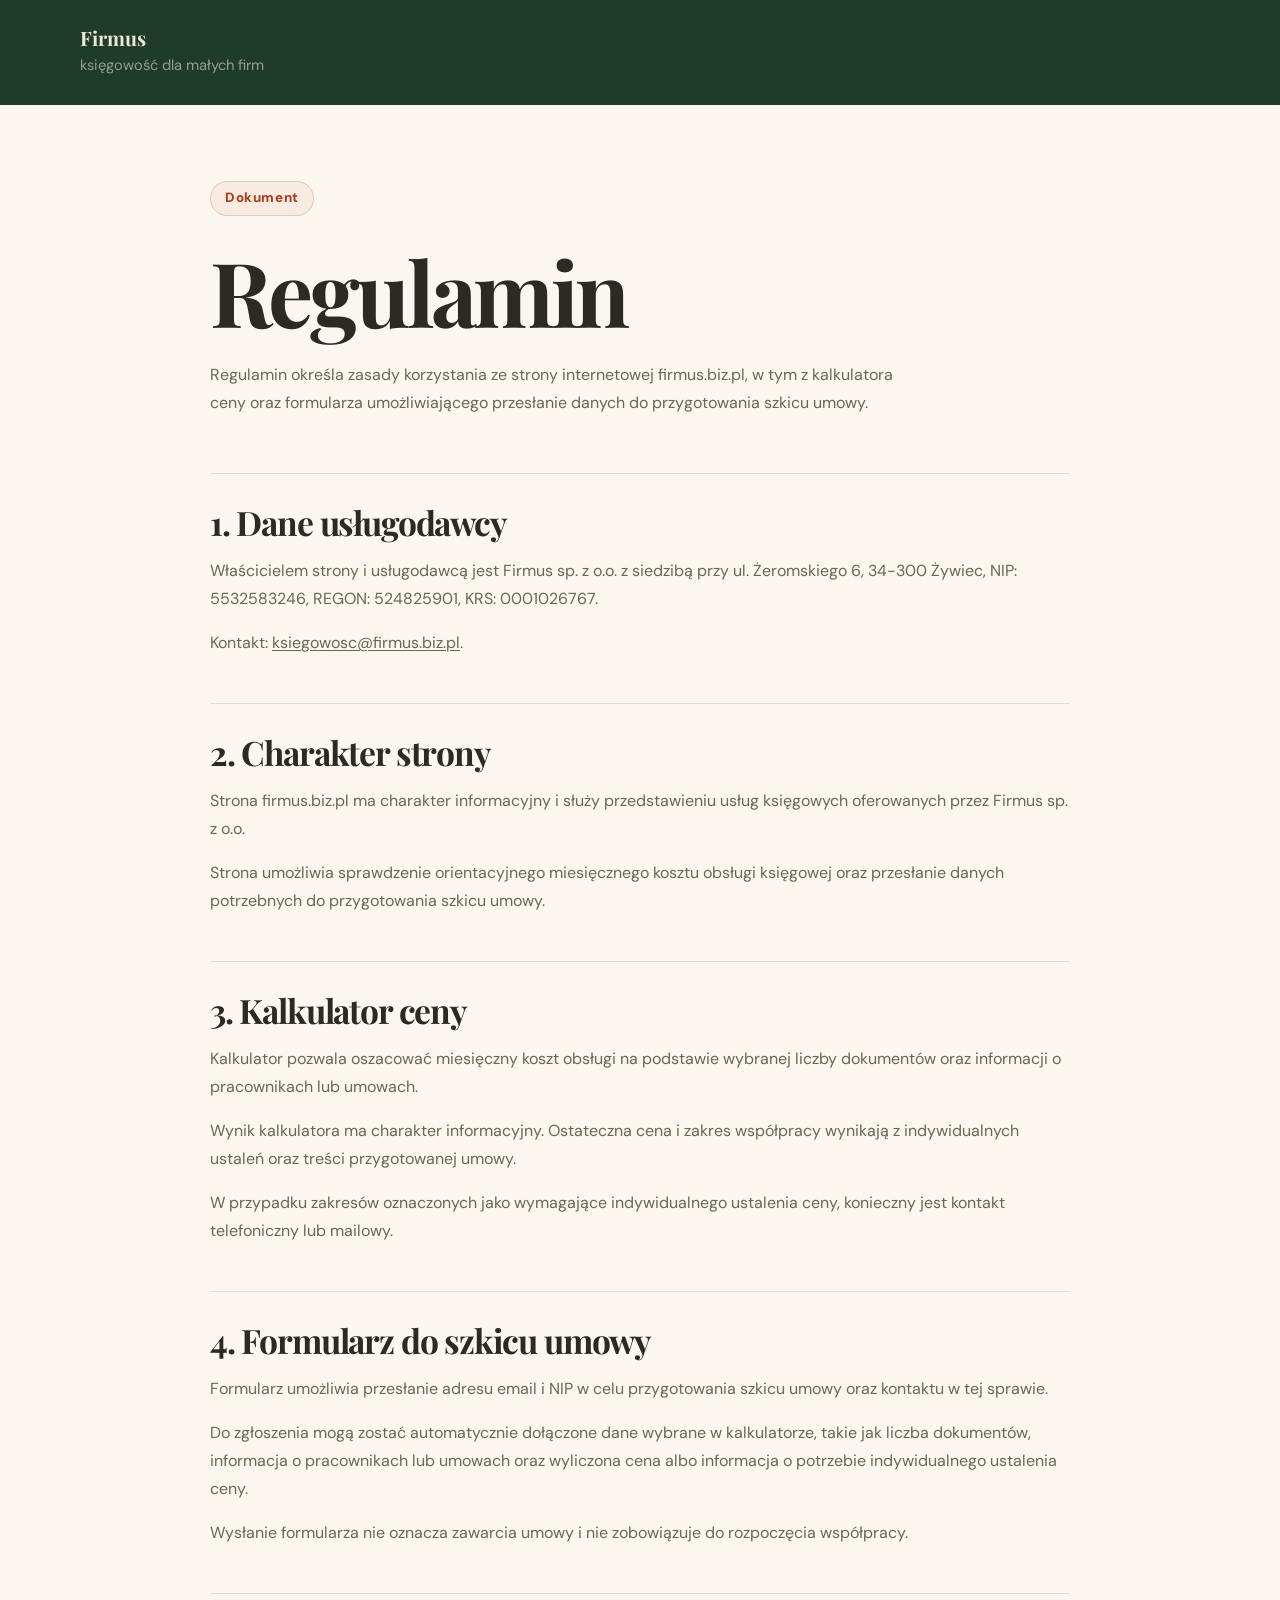
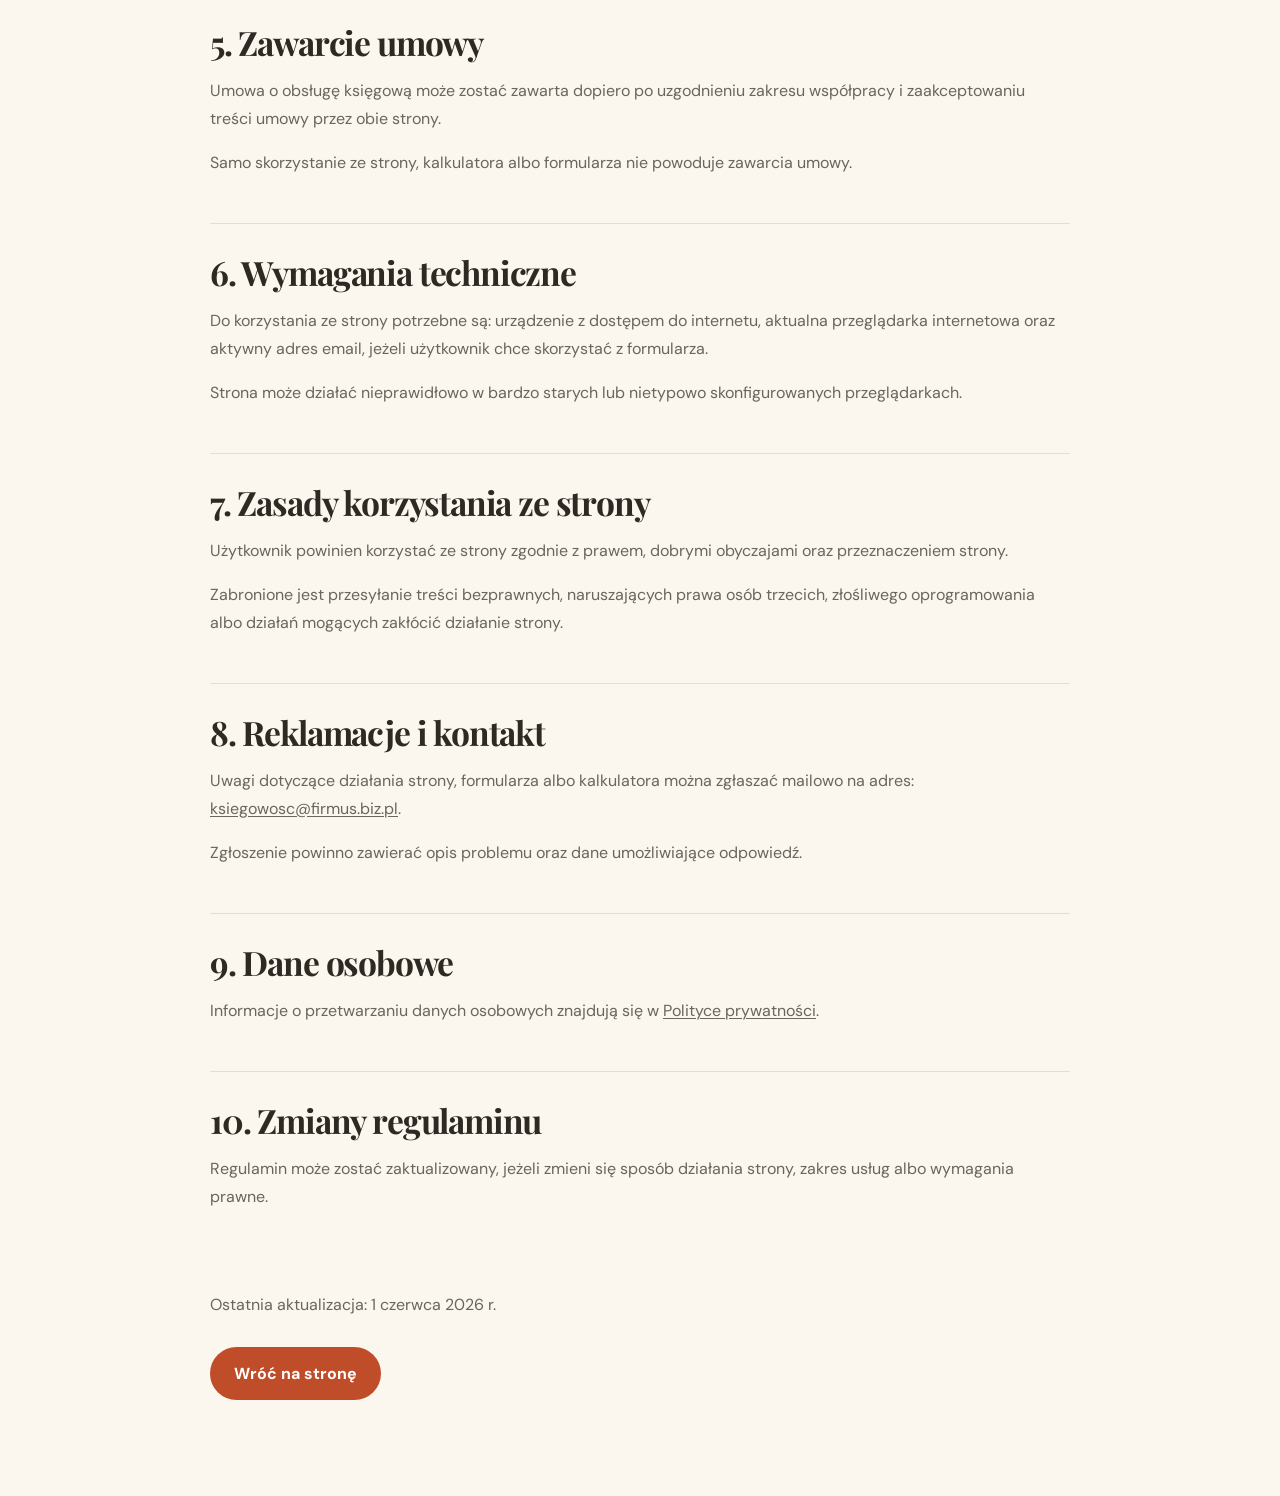
<file: regulamin.html>
<!doctype html>
<html lang="pl">
<head>
  <meta charset="utf-8" />
  <meta name="viewport" content="width=device-width,initial-scale=1" />

  <title>Regulamin — Firmus</title>
  <meta name="description" content="Regulamin korzystania ze strony firmus.biz.pl." />

  <link rel="preconnect" href="https://fonts.googleapis.com" />
  <link rel="preconnect" href="https://fonts.gstatic.com" crossorigin />
  <link href="https://fonts.googleapis.com/css2?family=DM+Sans:opsz,wght@9..40,400;9..40,500;9..40,600;9..40,700&family=Playfair+Display:wght@700;900&display=swap" rel="stylesheet" />

  <link rel="icon" href="/assets/favicon.svg" type="image/svg+xml" />
  <link rel="stylesheet" href="/styles.css" />
</head>
<body class="legal-page">
  <header class="legal-header">
    <div class="container">
      <a class="legal-brand" href="/">
        <strong>Firmus</strong>
        <span>księgowość dla małych firm</span>
      </a>
    </div>
  </header>

  <main class="legal-main">
    <article class="container legal-content">
      <p class="eyebrow">Dokument</p>
      <h1>Regulamin</h1>

      <p class="legal-lead">
        Regulamin określa zasady korzystania ze strony internetowej firmus.biz.pl, w tym z kalkulatora ceny oraz formularza umożliwiającego przesłanie danych do przygotowania szkicu umowy.
      </p>

      <section>
        <h2>1. Dane usługodawcy</h2>
        <p>
          Właścicielem strony i usługodawcą jest Firmus sp. z o.o. z siedzibą przy ul. Żeromskiego 6, 34-300 Żywiec,
          NIP: 5532583246, REGON: 524825901, KRS: 0001026767.
        </p>
        <p>
          Kontakt: <a href="mailto:ksiegowosc@firmus.biz.pl">ksiegowosc@firmus.biz.pl</a>.
        </p>
      </section>

      <section>
        <h2>2. Charakter strony</h2>
        <p>
          Strona firmus.biz.pl ma charakter informacyjny i służy przedstawieniu usług księgowych oferowanych przez Firmus sp. z o.o.
        </p>
        <p>
          Strona umożliwia sprawdzenie orientacyjnego miesięcznego kosztu obsługi księgowej oraz przesłanie danych potrzebnych do przygotowania szkicu umowy.
        </p>
      </section>

      <section>
        <h2>3. Kalkulator ceny</h2>
        <p>
          Kalkulator pozwala oszacować miesięczny koszt obsługi na podstawie wybranej liczby dokumentów oraz informacji o pracownikach lub umowach.
        </p>
        <p>
          Wynik kalkulatora ma charakter informacyjny. Ostateczna cena i zakres współpracy wynikają z indywidualnych ustaleń oraz treści przygotowanej umowy.
        </p>
        <p>
          W przypadku zakresów oznaczonych jako wymagające indywidualnego ustalenia ceny, konieczny jest kontakt telefoniczny lub mailowy.
        </p>
      </section>

      <section>
        <h2>4. Formularz do szkicu umowy</h2>
        <p>
          Formularz umożliwia przesłanie adresu email i NIP w celu przygotowania szkicu umowy oraz kontaktu w tej sprawie.
        </p>
        <p>
          Do zgłoszenia mogą zostać automatycznie dołączone dane wybrane w kalkulatorze, takie jak liczba dokumentów, informacja o pracownikach lub umowach oraz wyliczona cena albo informacja o potrzebie indywidualnego ustalenia ceny.
        </p>
        <p>
          Wysłanie formularza nie oznacza zawarcia umowy i nie zobowiązuje do rozpoczęcia współpracy.
        </p>
      </section>

      <section>
        <h2>5. Zawarcie umowy</h2>
        <p>
          Umowa o obsługę księgową może zostać zawarta dopiero po uzgodnieniu zakresu współpracy i zaakceptowaniu treści umowy przez obie strony.
        </p>
        <p>
          Samo skorzystanie ze strony, kalkulatora albo formularza nie powoduje zawarcia umowy.
        </p>
      </section>

      <section>
        <h2>6. Wymagania techniczne</h2>
        <p>
          Do korzystania ze strony potrzebne są: urządzenie z dostępem do internetu, aktualna przeglądarka internetowa oraz aktywny adres email, jeżeli użytkownik chce skorzystać z formularza.
        </p>
        <p>
          Strona może działać nieprawidłowo w bardzo starych lub nietypowo skonfigurowanych przeglądarkach.
        </p>
      </section>

      <section>
        <h2>7. Zasady korzystania ze strony</h2>
        <p>
          Użytkownik powinien korzystać ze strony zgodnie z prawem, dobrymi obyczajami oraz przeznaczeniem strony.
        </p>
        <p>
          Zabronione jest przesyłanie treści bezprawnych, naruszających prawa osób trzecich, złośliwego oprogramowania albo działań mogących zakłócić działanie strony.
        </p>
      </section>

      <section>
        <h2>8. Reklamacje i kontakt</h2>
        <p>
          Uwagi dotyczące działania strony, formularza albo kalkulatora można zgłaszać mailowo na adres:
          <a href="mailto:ksiegowosc@firmus.biz.pl">ksiegowosc@firmus.biz.pl</a>.
        </p>
        <p>
          Zgłoszenie powinno zawierać opis problemu oraz dane umożliwiające odpowiedź.
        </p>
      </section>

      <section>
        <h2>9. Dane osobowe</h2>
        <p>
          Informacje o przetwarzaniu danych osobowych znajdują się w
          <a href="/polityka-prywatnosci.html">Polityce prywatności</a>.
        </p>
      </section>

      <section>
        <h2>10. Zmiany regulaminu</h2>
        <p>
          Regulamin może zostać zaktualizowany, jeżeli zmieni się sposób działania strony, zakres usług albo wymagania prawne.
        </p>
      </section>

      <p class="legal-updated">Ostatnia aktualizacja: 1 czerwca 2026 r.</p>

      <a class="btn btn-primary" href="/">Wróć na stronę</a>
    </article>
  </main>
</body>
</html>
</file>
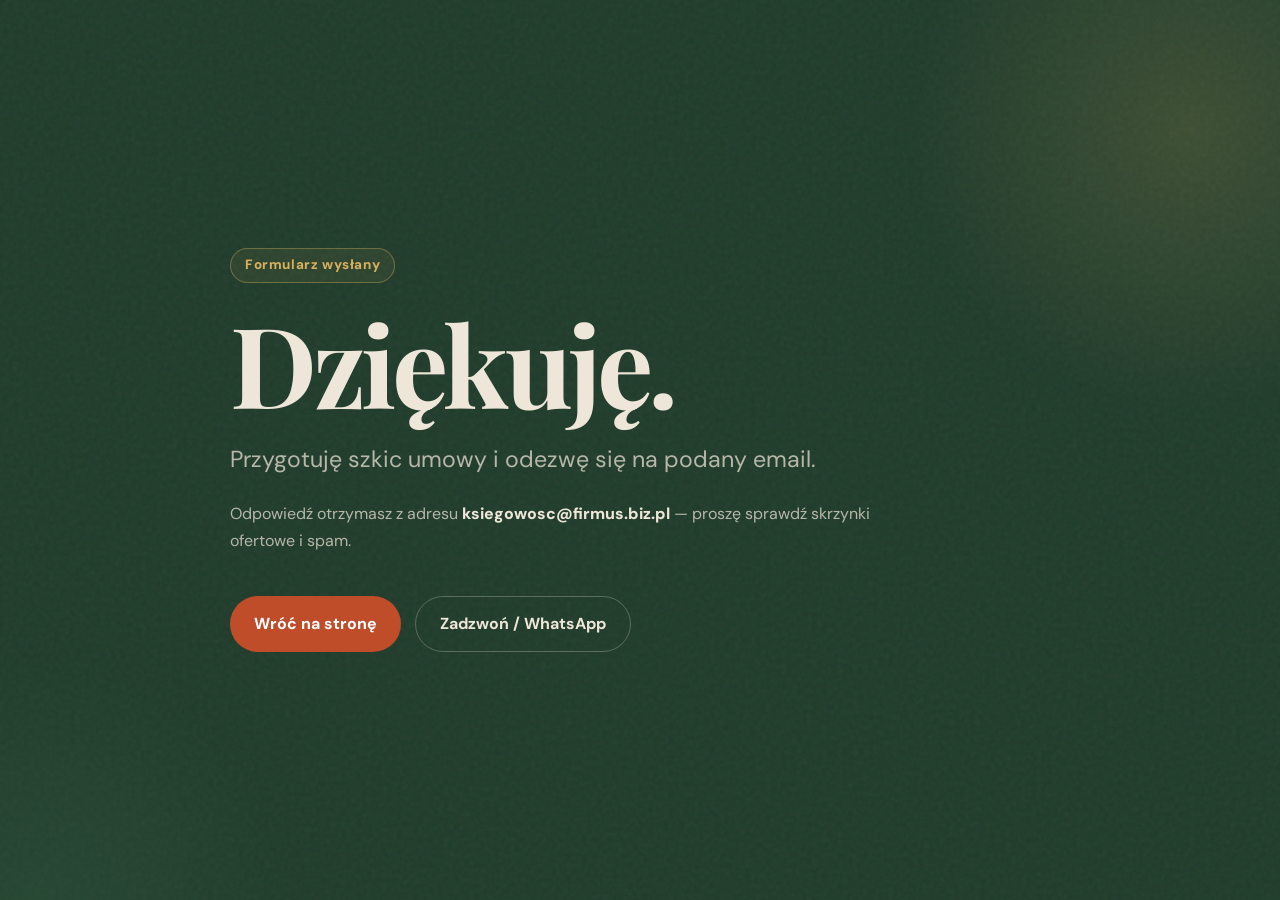
<file: thank-you.html>
<!doctype html>
<html lang="pl">
<head>
  <meta charset="utf-8" />
  <meta name="viewport" content="width=device-width,initial-scale=1" />

  <title>Dziękuję — Firmus</title>
  <meta name="description" content="Dziękuję za przesłanie danych. Przygotuję szkic umowy i odezwę się na podany email." />

  <link rel="preconnect" href="https://fonts.googleapis.com" />
  <link rel="preconnect" href="https://fonts.gstatic.com" crossorigin />
  <link href="https://fonts.googleapis.com/css2?family=DM+Sans:opsz,wght@9..40,400;9..40,500;9..40,600;9..40,700&family=Playfair+Display:wght@700;900&display=swap" rel="stylesheet" />

  <link rel="icon" href="/assets/favicon.svg" type="image/svg+xml" />
  <link rel="stylesheet" href="/styles.css" />
</head>
<body class="simple-page thank-you-page">
  <main class="section-dark simple-page__main">
    <div class="hero__grain" aria-hidden="true"></div>

    <div class="container thank-you-card">
      <p class="eyebrow thank-you-eyebrow">Formularz wysłany</p>

      <h1>Dziękuję.</h1>

      <p class="thank-you-lead">
        Przygotuję szkic umowy i odezwę się na podany email.
      </p>

      <p class="thank-you-note">
        Odpowiedź otrzymasz z adresu <strong>ksiegowosc@firmus.biz.pl</strong> — proszę sprawdź skrzynki ofertowe i spam.
      </p>

      <div class="hero__actions">
        <a class="btn btn-primary" href="/">Wróć na stronę</a>
        <a class="btn btn-ghost" href="tel:+48727791155">Zadzwoń / WhatsApp</a>
      </div>
    </div>
  </main>
</body>
</html>
</file>
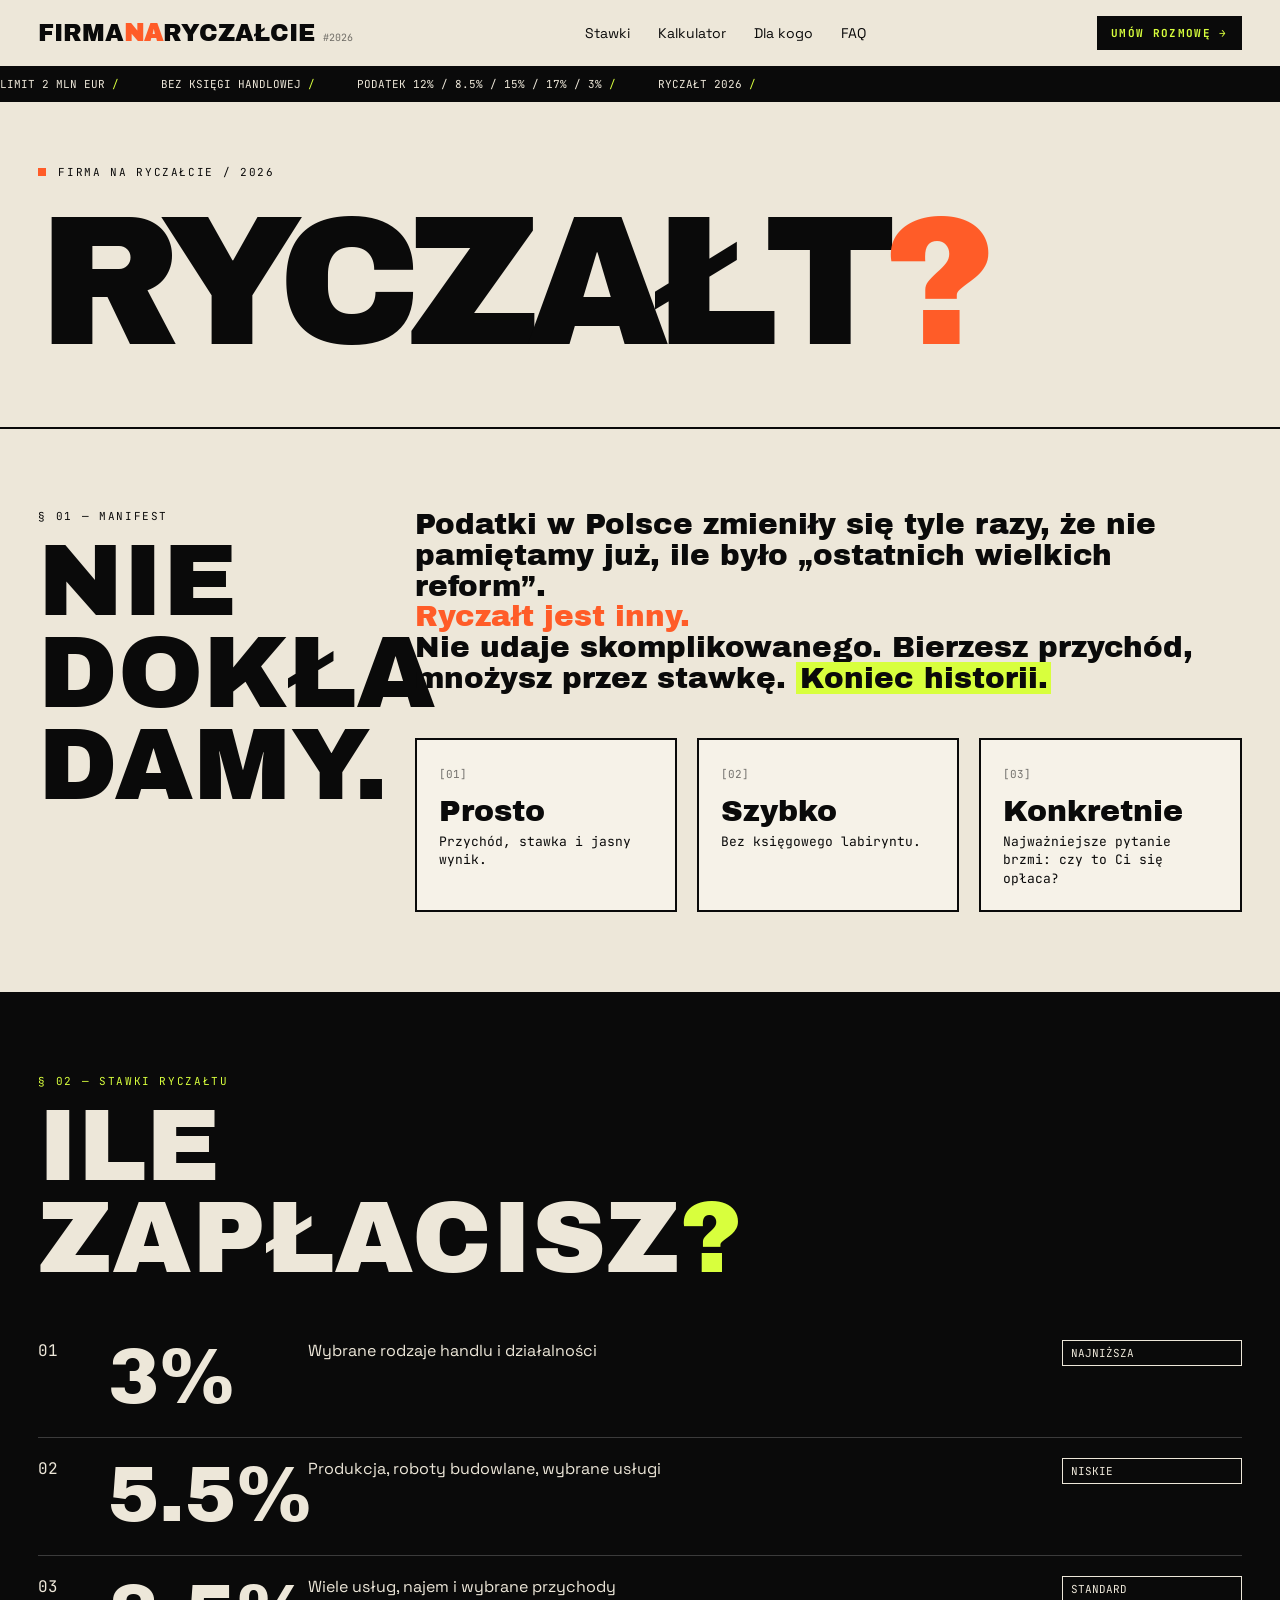
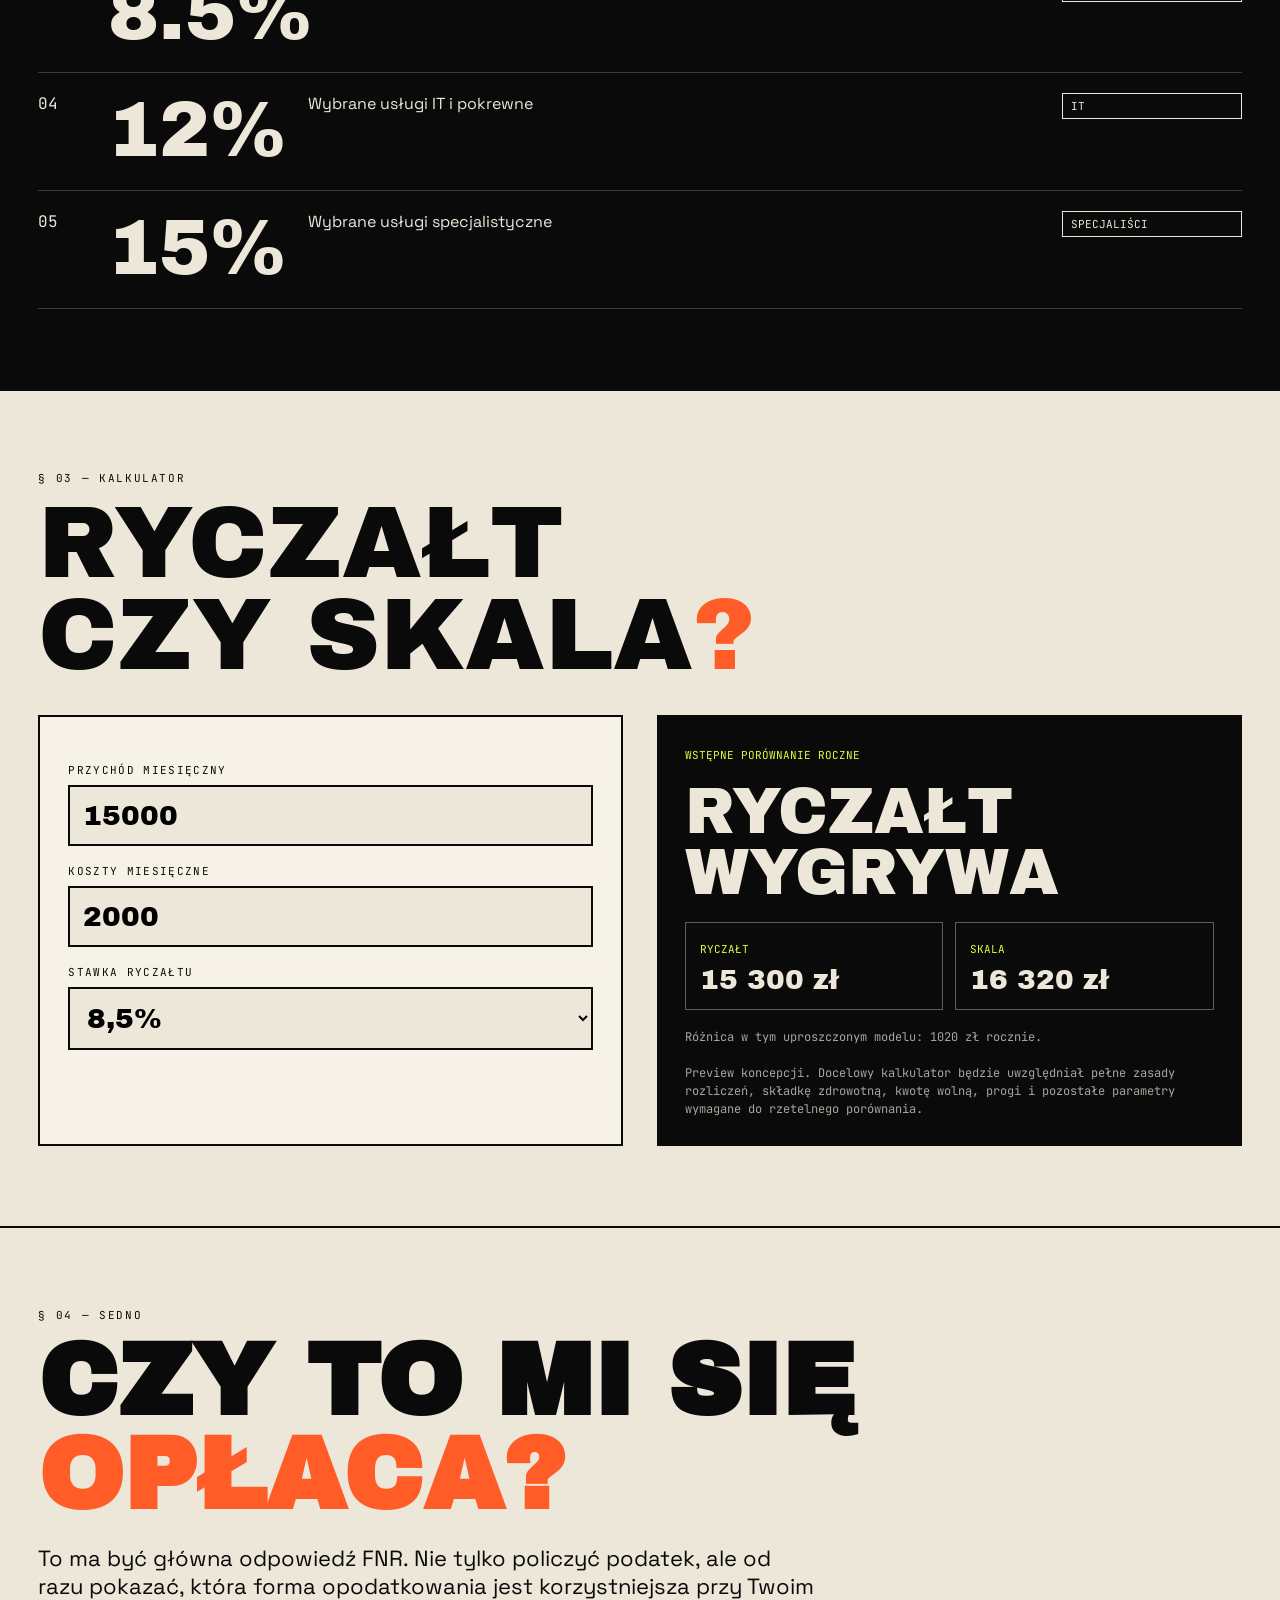
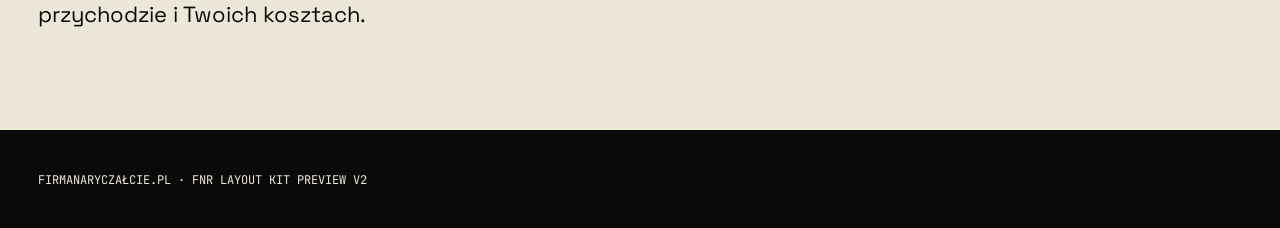
<file: tmp/fnr-layout-kit-preview-v2.html>
<!doctype html><html lang="pl"><head><meta charset="utf-8"><meta name="viewport" content="width=device-width,initial-scale=1"><title>FNR Layout Kit Preview v2</title><link rel="preconnect" href="https://fonts.googleapis.com"><link href="https://fonts.googleapis.com/css2?family=Archivo+Black&family=JetBrains+Mono:wght@400;700&family=Space+Grotesk:wght@400;600;700&display=swap" rel="stylesheet"><style>
:root{--cream:#ede7d9;--ink:#0a0a0a;--lime:#d8ff3d;--orange:#ff5c28;--paper:#f6f2e8}*{box-sizing:border-box}html{scroll-behavior:smooth}body{margin:0;background:var(--cream);color:var(--ink);font-family:'Space Grotesk',sans-serif}.display{font-family:'Archivo Black',sans-serif}.mono{font-family:'JetBrains Mono',monospace}header{position:sticky;top:0;z-index:5;background:var(--cream);border-bottom:2px solid var(--ink);display:flex;align-items:center;justify-content:space-between;padding:16px 3vw}.brand{font:24px 'Archivo Black';text-decoration:none;color:inherit}.brand b{color:var(--orange)}nav{display:flex;gap:28px;font-size:14px}nav a{color:inherit;text-decoration:none}.cta{background:var(--ink);color:var(--lime);padding:10px 14px;text-decoration:none;font:700 11px 'JetBrains Mono';letter-spacing:.12em}.ticker{background:var(--ink);color:var(--cream);overflow:hidden;border-bottom:2px solid var(--ink);white-space:nowrap;font:11px 'JetBrains Mono';padding:9px 0}.ticker span{display:inline-block;margin-right:42px}.ticker i{color:var(--lime);font-style:normal}.hero{padding:7vh 3vw 8vh;border-bottom:2px solid var(--ink);overflow:hidden}.eyebrow{font:11px 'JetBrains Mono';letter-spacing:.15em}.eyebrow:before{content:'';display:inline-block;width:8px;height:8px;background:var(--orange);margin-right:12px}.hero h1{font:14.4vw/.78 'Archivo Black';letter-spacing:-.075em;margin:32px 0 0;white-space:nowrap}.orange{color:var(--orange)}.section{padding:80px 3vw;border-bottom:2px solid var(--ink)}.kicker{font:11px 'JetBrains Mono';letter-spacing:.15em;text-transform:uppercase}.manifest{display:grid;grid-template-columns:26% 1fr;gap:5vw}.manifest h2,.rates h2,.calc h2{font:clamp(58px,8vw,116px)/.9 'Archivo Black';margin:12px 0 0}.manifest p{font:clamp(24px,2.3vw,38px)/1.05 'Archivo Black';margin:0}.highlight{background:var(--lime);padding:0 .12em}.cards{display:grid;grid-template-columns:repeat(3,1fr);gap:20px;margin-top:44px}.card{border:2px solid var(--ink);padding:22px;background:var(--paper)}.card small{font:11px 'JetBrains Mono';opacity:.55}.card h3{font:30px 'Archivo Black';margin:12px 0 6px}.card p{font:13px/1.4 'JetBrains Mono';margin:0}.rates{background:var(--ink);color:var(--cream)}.rates .kicker{color:var(--lime)}.rate-row{display:grid;grid-template-columns:70px 200px 1fr 180px;align-items:start;border-bottom:1px solid #ffffff33;padding:20px 0}.rate-row strong{font:clamp(52px,6vw,88px)/1 'Archivo Black'}.rate-row:hover{background:var(--lime);color:var(--ink)}.tag{border:1px solid currentColor;padding:5px 8px;font:11px 'JetBrains Mono'}.calc-grid{display:grid;grid-template-columns:1fr 1fr;gap:34px;margin-top:34px}.panel{border:2px solid var(--ink);padding:28px;background:var(--paper)}label{display:block;font:11px 'JetBrains Mono';letter-spacing:.12em;margin:18px 0 8px}input,select{width:100%;font:28px 'Archivo Black';padding:13px;border:2px solid var(--ink);background:var(--cream)}.result{background:var(--ink);color:var(--cream);padding:28px}.result small{font:11px 'JetBrains Mono';color:var(--lime)}.winner{font:clamp(38px,5vw,72px)/.95 'Archivo Black';margin:18px 0}.compare{display:grid;grid-template-columns:1fr 1fr;gap:12px}.compare div{border:1px solid #ffffff55;padding:14px}.compare b{display:block;font:28px 'Archivo Black';margin-top:6px}.note{font:12px/1.5 'JetBrains Mono';opacity:.7;margin-top:18px}.footer{background:var(--ink);color:var(--cream);padding:40px 3vw;font:12px 'JetBrains Mono'}@media(max-width:800px){nav{display:none}.manifest,.calc-grid{grid-template-columns:1fr}.cards{grid-template-columns:1fr}.rate-row{grid-template-columns:40px 120px 1fr}.rate-row .tag{display:none}.hero h1{font-size:17vw}.section{padding:55px 5vw}header{padding:14px 5vw}.brand{font-size:18px}}
</style></head><body>
<header><a class="brand" href="#">FIRMA<b>NA</b>RYCZAŁCIE <small class="mono" style="font-size:10px;opacity:.55">#2026</small></a><nav><a href="#stawki">Stawki</a><a href="#kalkulator">Kalkulator</a><a href="#manifest">Dla kogo</a><a href="#faq">FAQ</a></nav><a class="cta" href="#kontakt">UMÓW ROZMOWĘ →</a></header>
<div class="ticker"><span>LIMIT 2 MLN EUR <i>/</i></span><span>BEZ KSIĘGI HANDLOWEJ <i>/</i></span><span>PODATEK 12% / 8.5% / 15% / 17% / 3% <i>/</i></span><span>RYCZAŁT 2026 <i>/</i></span></div>
<section class="hero"><div class="eyebrow">FIRMA NA RYCZAŁCIE / 2026</div><h1>RYCZAŁT<span class="orange">?</span></h1></section>
<section id="manifest" class="section manifest"><div><div class="kicker">§ 01 — manifest</div><h2>NIE<br>DOKŁA<br>DAMY.</h2></div><div><p>Podatki w Polsce zmieniły się tyle razy, że nie pamiętamy już, ile było „ostatnich wielkich reform”.<br><span class="orange">Ryczałt jest inny.</span><br>Nie udaje skomplikowanego. Bierzesz przychód, mnożysz przez stawkę. <span class="highlight">Koniec historii.</span></p><div class="cards"><div class="card"><small>[01]</small><h3>Prosto</h3><p>Przychód, stawka i jasny wynik.</p></div><div class="card"><small>[02]</small><h3>Szybko</h3><p>Bez księgowego labiryntu.</p></div><div class="card"><small>[03]</small><h3>Konkretnie</h3><p>Najważniejsze pytanie brzmi: czy to Ci się opłaca?</p></div></div></div></section>
<section id="stawki" class="section rates"><div class="kicker">§ 02 — stawki ryczałtu</div><h2>ILE<br>ZAPŁACISZ<span style="color:var(--lime)">?</span></h2><div style="margin-top:36px"><div class="rate-row"><span class="mono">01</span><strong>3%</strong><span>Wybrane rodzaje handlu i działalności</span><span class="tag">NAJNIŻSZA</span></div><div class="rate-row"><span class="mono">02</span><strong>5.5%</strong><span>Produkcja, roboty budowlane, wybrane usługi</span><span class="tag">NISKIE</span></div><div class="rate-row"><span class="mono">03</span><strong>8.5%</strong><span>Wiele usług, najem i wybrane przychody</span><span class="tag">STANDARD</span></div><div class="rate-row"><span class="mono">04</span><strong>12%</strong><span>Wybrane usługi IT i pokrewne</span><span class="tag">IT</span></div><div class="rate-row"><span class="mono">05</span><strong>15%</strong><span>Wybrane usługi specjalistyczne</span><span class="tag">SPECJALIŚCI</span></div></div></section>
<section id="kalkulator" class="section calc"><div class="kicker">§ 03 — kalkulator</div><h2>RYCZAŁT<br>CZY SKALA<span class="orange">?</span></h2><div class="calc-grid"><div class="panel"><label>PRZYCHÓD MIESIĘCZNY</label><input id="income" type="number" value="15000"><label>KOSZTY MIESIĘCZNE</label><input id="cost" type="number" value="2000"><label>STAWKA RYCZAŁTU</label><select id="rate"><option value="3">3%</option><option value="5.5">5,5%</option><option value="8.5" selected>8,5%</option><option value="12">12%</option><option value="15">15%</option><option value="17">17%</option></select></div><div class="result"><small>WSTĘPNE PORÓWNANIE ROCZNE</small><div id="winner" class="winner"></div><div class="compare"><div><small>RYCZAŁT</small><b id="flat"></b></div><div><small>SKALA</small><b id="scale"></b></div></div><div id="delta" class="note"></div><div class="note">Preview koncepcji. Docelowy kalkulator będzie uwzględniał pełne zasady rozliczeń, składkę zdrowotną, kwotę wolną, progi i pozostałe parametry wymagane do rzetelnego porównania.</div></div></div></section>
<section id="faq" class="section"><div class="kicker">§ 04 — sedno</div><h2 class="display" style="font-size:clamp(48px,8vw,110px);line-height:.92;margin:12px 0 20px">CZY TO MI SIĘ<br><span class="orange">OPŁACA?</span></h2><p style="font-size:22px;max-width:780px">To ma być główna odpowiedź FNR. Nie tylko policzyć podatek, ale od razu pokazać, która forma opodatkowania jest korzystniejsza przy Twoim przychodzie i Twoich kosztach.</p></section>
<footer id="kontakt" class="footer">FIRMANARYCZAŁCIE.PL · FNR LAYOUT KIT PREVIEW V2</footer>
<script>const f=n=>new Intl.NumberFormat('pl-PL',{style:'currency',currency:'PLN',maximumFractionDigits:0}).format(n);function calc(){const inc=(+income.value||0)*12,costs=(+cost.value||0)*12,r=+rate.value/100;const flat=inc*r;const taxable=Math.max(0,inc-costs-30000);const scale=Math.min(taxable,120000)*.12+Math.max(0,taxable-120000)*.32;document.getElementById('flat').textContent=f(flat);document.getElementById('scale').textContent=f(scale);const d=Math.abs(flat-scale),w=flat<scale?'RYCZAŁT WYGRYWA':'SKALA WYGRYWA';document.getElementById('winner').textContent=w;document.getElementById('delta').textContent='Różnica w tym uproszczonym modelu: '+f(d)+' rocznie.'}['income','cost','rate'].forEach(id=>document.getElementById(id).addEventListener('input',calc));calc();</script></body></html>
</file>
<file: styles.css>
:root {
  --bg: #fbf6ee;
  --bg-soft: #f5ecdf;
  --card: #fffdf7;
  --ink: #2d2a24;
  --muted: #6b655b;
  --forest: #1f3b2a;
  --forest-2: #2a5038;
  --forest-3: #3c6f4d;
  --rust: #bf4d2a;
  --rust-2: #a63f1f;
  --gold: #d7b05f;
  --cream-text: #eee6d8;
  --cream-muted: rgba(238, 230, 216, .72);
  --line: rgba(45, 42, 36, .12);
  --line-dark: rgba(247, 242, 233, .16);
  --shadow: 0 18px 48px rgba(23, 45, 32, .07);
  --radius: 28px;
  --font-sans: "DM Sans", system-ui, -apple-system, BlinkMacSystemFont, "Segoe UI", sans-serif;
  --font-serif: "Playfair Display", Georgia, serif;
}

*,
*::before,
*::after {
  box-sizing: border-box;
}

html {
  scroll-behavior: smooth;
}

body {
  margin: 0;
  font-family: var(--font-sans);
  background: var(--bg);
  color: var(--ink);
  line-height: 1.6;
  -webkit-font-smoothing: antialiased;
}

body::selection {
  background: var(--gold);
  color: var(--forest);
}

a {
  color: inherit;
}

button,
input,
select,
textarea {
  font: inherit;
}

img {
  max-width: 100%;
  display: block;
}

.skip-link {
  position: absolute;
  left: 16px;
  top: -80px;
  z-index: 999;
  background: var(--rust);
  color: #fff;
  padding: 10px 14px;
  text-decoration: none;
}

.skip-link:focus {
  top: 16px;
}

.container {
  width: min(1120px, calc(100% - 40px));
  margin-inline: auto;
}

.section {
  padding: 104px 0;
}

.section-dark {
  background: var(--forest);
  color: var(--bg);
  position: relative;
  overflow: hidden;
}

.section-dark::before {
  content: "";
  position: absolute;
  width: 620px;
  height: 620px;
  border-radius: 999px;
  right: -220px;
  top: -180px;
  background: radial-gradient(circle, rgba(215, 176, 95, .16), transparent 64%);
  pointer-events: none;
}

.section-dark::after {
  content: "";
  position: absolute;
  width: 520px;
  height: 520px;
  border-radius: 999px;
  left: -220px;
  bottom: -260px;
  background: radial-gradient(circle, rgba(49, 93, 64, .35), transparent 66%);
  pointer-events: none;
}

.topbar {
  position: fixed;
  inset: 0 0 auto 0;
  z-index: 50;
  display: flex;
  justify-content: space-between;
  align-items: center;
  gap: 24px;
  padding: 18px 5vw;
  color: var(--bg);
  transform: translateY(-110%);
  transition: transform .28s ease, background .28s ease;
}

.topbar.is-visible {
  transform: translateY(0);
  background: rgba(23, 45, 32, .92);
  backdrop-filter: blur(14px);
  border-bottom: 1px solid rgba(247, 242, 233, .1);
}

.topbar__brand {
  font-family: var(--font-serif);
  font-weight: 900;
  text-decoration: none;
  letter-spacing: .02em;
}

.topbar__nav {
  display: flex;
  align-items: center;
  gap: 22px;
  font-size: .9rem;
}

.topbar__nav a {
  text-decoration: none;
  color: var(--cream-muted);
}

.topbar__nav a:hover,
.topbar__nav a:focus {
  color: var(--bg);
}

.topbar__phone {
  background: var(--rust);
  color: #fff !important;
  padding: 10px 16px;
  border-radius: 999px;
}

.hero {
  min-height: 95vh;
  display: flex;
  flex-direction: column;
  padding: 0 0 72px;
}

.hero__grain {
  position: absolute;
  inset: 0;
  opacity: .18;
  pointer-events: none;
  background-image: url("data:image/svg+xml,%3Csvg viewBox='0 0 220 220' xmlns='http://www.w3.org/2000/svg'%3E%3Cfilter id='noise'%3E%3CfeTurbulence type='fractalNoise' baseFrequency='0.8' numOctaves='4' stitchTiles='stitch'/%3E%3C/filter%3E%3Crect width='100%25' height='100%25' filter='url(%23noise)' opacity='.32'/%3E%3C/svg%3E");
}

.hero__brandbar {
  position: relative;
  z-index: 2;
}

.hero-logo {
  display: inline-flex;
  color: rgba(247, 242, 233, .9);
  text-decoration: none;
  font-weight: 800;
  letter-spacing: .015em;
  font-size: .96rem;
}

.hero__layout {
  position: relative;
  z-index: 2;
  display: grid;
  grid-template-columns: minmax(0, 1fr);
  gap: 0;
  align-items: center;
  margin-top: clamp(120px, 20vh, 190px);
}

.hero__content {
  max-width: 940px;
}

.eyebrow {
  display: flex;
  align-items: center;
  gap: 10px;
  margin: 0 0 18px;
  text-transform: uppercase;
  letter-spacing: .14em;
  font-size: .72rem;
  font-weight: 700;
  color: var(--rust);
}

.section-dark .eyebrow {
  color: var(--gold);
}

.eyebrow::before {
  content: "";
  width: 30px;
  height: 2px;
  background: currentColor;
  opacity: .82;
}

.brandline {
  margin: 0 0 28px;
  color: rgba(247, 242, 233, .72);
  font-size: .95rem;
}

.hero__eyebrow {
  display: inline-flex;
  width: fit-content;
  margin-bottom: 42px;
  padding: 10px 16px;
  border: 1px solid rgba(215, 176, 95, .32);
  border-radius: 999px;
  background: rgba(247, 242, 233, .055);
  color: rgba(247, 242, 233, .92);
  letter-spacing: .055em;
  font-size: clamp(.92rem, 1.4vw, 1.12rem);
  text-transform: none;
}

.hero__eyebrow::before {
  display: none;
}

.brandline--top {
  display: block;
  width: max-content;
  margin-bottom: 18px;
  color: rgba(247, 242, 233, .9);
  font-weight: 800;
  letter-spacing: .015em;
}

h1,
h2,
h3 {
  margin: 0;
  line-height: 1.04;
}

h1,
h2 {
  font-family: var(--font-serif);
}

h1 {
  font-size: clamp(3.25rem, 7.4vw, 6.8rem);
  max-width: 960px;
  letter-spacing: -.04em;
}

h2 {
  font-size: clamp(2.25rem, 5vw, 4.25rem);
  letter-spacing: -.035em;
}

h3 {
  font-size: 1.2rem;
  letter-spacing: -.01em;
}

.hero__lead {
  max-width: 780px;
  margin: 30px 0 0;
  color: rgba(247, 242, 233, .78);
  font-size: clamp(1.02rem, 1.7vw, 1.24rem);
}

.hero__actions {
  display: flex;
  flex-wrap: wrap;
  gap: 14px;
  margin-top: 42px;
}

.btn {
  display: inline-flex;
  align-items: center;
  justify-content: center;
  min-height: 50px;
  padding: 14px 24px;
  border: 0;
  border-radius: 999px;
  text-decoration: none;
  cursor: pointer;
  font-weight: 700;
  transition: transform .18s ease, background .18s ease, color .18s ease, border-color .18s ease;
}

.btn:hover,
.btn:focus {
  transform: translateY(-2px);
}

.btn-primary {
  background: var(--rust);
  color: #fff;
}

.btn-primary:hover,
.btn-primary:focus {
  background: var(--rust-2);
}

.btn-ghost {
  border: 1px solid rgba(247, 242, 233, .25);
  color: var(--bg);
}

.btn-ghost:hover,
.btn-ghost:focus {
  background: rgba(247, 242, 233, .08);
}

.hero__note {
  margin: 18px 0 0;
  color: rgba(238, 230, 216, .62);
  font-size: .92rem;
}

.hero-card {
  padding: 28px;
  border: 1px solid var(--line-dark);
  border-radius: var(--radius);
  background: rgba(247, 242, 233, .05);
  backdrop-filter: blur(18px);
}

.hero-card__kicker {
  margin: 0 0 20px;
  color: var(--gold);
  text-transform: uppercase;
  letter-spacing: .12em;
  font-size: .72rem;
  font-weight: 800;
}

.hero-card__item span,
.hero-card__item small {
  display: block;
  color: rgba(247, 242, 233, .58);
}

.hero-card__item strong {
  display: block;
  margin: 2px 0;
  color: var(--bg);
  font-size: 1.25rem;
  line-height: 1.18;
}

.hero-card__line {
  height: 1px;
  background: var(--line-dark);
  margin: 18px 0;
}

.section-head {
  max-width: 720px;
  margin-bottom: 48px;
}

.section-head p:not(.eyebrow) {
  margin: 18px 0 0;
  color: var(--muted);
  font-size: 1.05rem;
}

.benefits-grid {
  display: grid;
  grid-template-columns: repeat(2, minmax(0, 1fr));
  column-gap: clamp(72px, 10vw, 150px);
  row-gap: 74px;
  max-width: 900px;
  margin-top: 70px;
}

.benefit-card {
  min-height: 0;
  padding: 0;
  border: 0;
  background: transparent;
}

.benefit-card__num {
  display: block;
  margin-bottom: 14px;
  font-family: var(--font-serif);
  font-size: clamp(2.6rem, 5vw, 3.8rem);
  line-height: .9;
  font-weight: 900;
  color: rgba(191, 77, 42, .16);
}

.benefit-card h3 {
  margin-bottom: 10px;
  font-family: var(--font-serif);
  font-size: clamp(1.35rem, 2vw, 1.75rem);
  line-height: 1.1;
}

.benefit-card p {
  margin: 0;
  color: var(--muted);
  font-size: 1rem;
  line-height: 1.7;
}

.quality {
  padding: 116px 0;
}

.quality .container,
.transfer .container {
  position: relative;
  z-index: 2;
}

.quality__intro {
  max-width: 780px;
  margin-bottom: 54px;
}

.quality__intro p:not(.eyebrow) {
  color: rgba(247, 242, 233, .72);
  font-size: 1.07rem;
}

.quality-list {
  border-top: 1px solid var(--line-dark);
}

.quality-row {
  display: grid;
  grid-template-columns: 90px minmax(0, 1fr);
  gap: 26px;
  padding: 30px 0;
  border-bottom: 1px solid var(--line-dark);
}

.quality-row span {
  font-family: var(--font-serif);
  font-weight: 900;
  font-size: 2.1rem;
  color: rgba(215, 176, 95, .35);
}

.quality-row h3 {
  font-size: 1.35rem;
  color: var(--bg);
}

.quality-row p {
  margin: 8px 0 0;
  max-width: 760px;
  color: rgba(247, 242, 233, .68);
}

.pricing__layout {
  display: block;
  max-width: 820px;
}

.pricing__intro {
  max-width: 720px;
  margin-bottom: 34px;
}

.pricing__intro p:not(.eyebrow) {
  color: var(--muted);
}

.calculator,
.included,
.lead-form,
.contact-card,
.testimonial {
  position: relative;
  display: grid;
  grid-template-columns: auto 1fr;
  column-gap: 16px;
  align-items: start;
  padding: 24px;
  border: 1px solid rgba(45, 42, 36, .10);
  border-radius: 28px;
  background: rgba(255, 250, 240, .72);
  box-shadow: 0 18px 48px rgba(23, 45, 32, .07);
}

.calculator {
  padding: clamp(24px, 4vw, 42px);
  background: rgba(255, 250, 240, .78);
}

.price-box {
  padding: 0 0 30px;
  border-bottom: 1px solid var(--line);
  background: transparent;
  color: var(--ink);
  border-radius: 0;
}

.price-box span,
.price-box small {
  display: block;
  color: var(--muted);
}

.price-box strong {
  display: block;
  margin: 10px 0 4px;
  font-family: var(--font-serif);
  font-size: clamp(3.4rem, 8vw, 6.2rem);
  line-height: .92;
  color: var(--forest);
}

.calc-grid {
  display: grid;
  gap: 28px;
  margin-top: 30px;
}

.calc-field {
  margin: 0;
  padding: 0;
  border: 0;
}

.calc-field legend {
  margin-bottom: 12px;
  font-weight: 800;
  color: var(--ink);
}

.calc-field label {
  display: inline-flex;
  align-items: center;
  justify-content: center;
  min-height: 44px;
  margin: 0 8px 10px 0;
  padding: 10px 16px;
  border: 1px solid rgba(45, 42, 36, .13);
  border-radius: 12px;
  background: rgba(255, 255, 255, .54);
  color: var(--ink);
  cursor: pointer;
  transition: border-color .18s ease, background .18s ease, color .18s ease, transform .18s ease;
}

.calc-field input {
  position: absolute;
  opacity: 0;
  pointer-events: none;
}

.included {
  display: none;
}

.included h3 {
  margin-bottom: 14px;
}

.included ul {
  margin: 0;
  padding-left: 20px;
  color: var(--muted);
}

.included li + li {
  margin-top: 8px;
}

.testimonials {
  background: linear-gradient(180deg, var(--bg-soft), var(--bg));
}

.testimonials-grid {
  display: grid;
  grid-template-columns: repeat(4, 1fr);
  gap: 18px;
  align-items: stretch;
}

.testimonial {
  padding: 24px;
}

.testimonial--large {
  grid-column: span 2;
  min-height: 230px;
  padding: 30px;
}

.avatar {
  width: 48px;
  height: 48px;
  border-radius: 999px;
  display: grid;
  place-items: center;
  margin: 0;
  background: var(--forest);
  color: var(--gold);
  font-weight: 900;
  letter-spacing: .04em;
  font-size: .82rem;
}

.testimonial blockquote {
  grid-column: 2;
  margin: 0;
  color: var(--ink);
  font-family: var(--font-sans);
  font-size: .98rem;
  line-height: 1.7;
  letter-spacing: 0;
}

.testimonial p {
  grid-column: 2;
  margin: 16px 0 0;
  color: var(--muted);
  font-weight: 800;
  font-size: .92rem;
}

.about__layout {
  display: grid;
  grid-template-columns: .9fr 1.1fr;
  gap: 70px;
}

.about__text {
  font-size: 1.08rem;
  color: var(--muted);
}

.about__text p:first-child {
  color: var(--ink);
  font-size: 1.2rem;
}

.signature {
  display: inline-flex;
  align-items: center;
  gap: 14px;
  margin-top: 22px;
  padding: 14px 18px;
  border: 1px solid var(--line);
  border-radius: 999px;
  background: rgba(255, 250, 240, .7);
}

.signature span {
  width: 40px;
  height: 40px;
  border-radius: 999px;
  display: grid;
  place-items: center;
  background: var(--forest);
  color: var(--gold);
  font-weight: 900;
}

.signature strong,
.signature small {
  display: block;
}

.signature small {
  color: var(--muted);
}

.transfer__layout {
  position: relative;
  z-index: 2;
  display: grid;
  grid-template-columns: 1fr 1fr;
  gap: 68px;
  align-items: center;
}

.transfer__text p {
  color: rgba(247, 242, 233, .72);
  font-size: 1.08rem;
}

.transfer__text .btn {
  margin-top: 18px;
}

.form-layout {
  display: grid;
  grid-template-columns: .9fr 1.1fr;
  gap: 44px;
  align-items: start;
}

.form-copy {
  position: sticky;
  top: 92px;
}

.form-copy p:not(.eyebrow) {
  font-size: 1.1rem;
}

.muted {
  color: var(--muted);
}

.contact-card {
  margin-top: 28px;
  padding: 22px;
  box-shadow: none;
}

.contact-card span {
  display: block;
  color: var(--muted);
}

.contact-card a {
  display: inline-block;
  margin-top: 4px;
  font-family: var(--font-serif);
  font-size: 2rem;
  font-weight: 900;
  color: var(--forest);
  text-decoration: none;
}

.lead-form {
  padding: 28px;
}

.form-grid {
  display: grid;
  grid-template-columns: 1fr 1fr;
  gap: 16px;
}

.lead-form label {
  display: grid;
  gap: 7px;
  color: var(--muted);
  font-size: .92rem;
  font-weight: 700;
}

.lead-form input,
.lead-form select,
.lead-form textarea {
  width: 100%;
  border: 1px solid var(--line);
  border-radius: 16px;
  background: #fff;
  color: var(--ink);
  padding: 13px 14px;
  outline: none;
}

.lead-form textarea {
  resize: vertical;
}

.lead-form input:focus,
.lead-form select:focus,
.lead-form textarea:focus {
  border-color: var(--forest-3);
  box-shadow: 0 0 0 4px rgba(49, 93, 64, .12);
}

.full {
  margin-top: 16px;
}

.check {
  display: flex !important;
  grid-template-columns: auto 1fr;
  align-items: flex-start;
  gap: 10px !important;
  margin-top: 18px;
  color: var(--ink) !important;
  font-weight: 600 !important;
}

.check input {
  width: auto;
  margin-top: 4px;
  accent-color: var(--rust);
}

.check small {
  display: block;
  margin-top: 2px;
  color: var(--muted);
  font-weight: 500;
}

.check a {
  color: var(--forest-2);
}

.form-button {
  width: 100%;
  margin-top: 22px;
}

.hidden-field {
  position: absolute;
  overflow: hidden;
  clip: rect(0 0 0 0);
  width: 1px;
  height: 1px;
  margin: -1px;
  padding: 0;
  border: 0;
}

.footer {
  padding: 44px 0 84px;
  background: var(--forest);
  color: rgba(247, 242, 233, .65);
}

.footer a {
  color: rgba(247, 242, 233, .82);
}

.footer__layout {
  display: grid;
  grid-template-columns: 1.5fr 1fr auto;
  gap: 36px;
  align-items: start;
}

.footer strong {
  color: var(--bg);
}

.footer nav {
  display: grid;
  gap: 8px;
}

.footer__note {
  margin-top: 28px;
  padding-top: 22px;
  border-top: 1px solid var(--line-dark);
  font-size: .9rem;
}

.simple-page {
  min-height: 100vh;
  display: grid;
  align-items: center;
}

.simple-page .container,
.page-text {
  max-width: 820px;
}

.page-text h1 {
  font-size: clamp(2.6rem, 6vw, 4.5rem);
}

.mobile-bar {
  display: none;
}

.reveal {
  opacity: 0;
  transform: translateY(22px);
  transition: opacity .6s ease, transform .6s ease;
}

.reveal.is-visible {
  opacity: 1;
  transform: translateY(0);
}

@media (prefers-reduced-motion: reduce) {
  html {
    scroll-behavior: auto;
  }

  .reveal,
  .btn,
  .topbar {
    transition: none;
  }
}

@media (max-width: 980px) {
  .hero__layout,
  .pricing__layout,
  .about__layout,
  .transfer__layout,
  .form-layout,
  .footer__layout {
    grid-template-columns: 1fr;
  }

  .hero-card,
  .pricing__intro,
  .included,
  .form-copy {
    position: static;
    grid-column: auto;
  }

  .benefits-grid,
  .testimonials-grid {
    grid-template-columns: repeat(2, 1fr);
  }

  .benefits-grid {
    column-gap: 48px;
    row-gap: 56px;
  }

  .calc-grid {
    grid-template-columns: 1fr;
  }
}

@media (max-width: 680px) {
  .container {
    width: min(100% - 28px, 1120px);
  }

  .section {
    padding: 72px 0;
  }

  .hero {
    min-height: auto;
    padding: 0 0 54px;
  }

  .hero__layout {
    margin-top: 76px;
  }

  h1 {
    font-size: clamp(3.05rem, 15vw, 4.3rem);
  }

  .hero__lead {
    font-size: 1rem;
  }

  .hero__actions {
    flex-direction: column;
    align-items: stretch;
  }

  .topbar {
    display: none;
  }

  .benefits-grid,
  .testimonials-grid,
  .form-grid {
    grid-template-columns: 1fr;
  }

  .benefits-grid {
    margin-top: 44px;
    row-gap: 42px;
  }

  .testimonial--large {
    grid-column: auto;
  }

  .quality-row {
    grid-template-columns: 1fr;
    gap: 10px;
  }

  .quality-row span {
    font-size: 1.55rem;
  }

  .lead-form {
    padding: 20px;
  }

  .mobile-bar {
    position: fixed;
    left: 0;
    right: 0;
    bottom: 0;
    z-index: 80;
    display: grid;
    grid-template-columns: 1fr 1fr;
    background: var(--forest);
    border-top: 1px solid var(--line-dark);
  }

  .mobile-bar a {
    padding: 14px 10px;
    text-align: center;
    color: var(--bg);
    text-decoration: none;
    font-weight: 800;
  }

  .mobile-bar a:first-child {
    background: var(--rust);
  }

  .footer {
    padding-bottom: 108px;
  }
}


.benefits .section-head {
  margin-bottom: 0;
}

.benefits .section-head h2 {
  max-width: 760px;
}


.section-dark h1,
.section-dark h2,
.section-dark h3 {
  color: var(--cream-text);
}

.section-dark p:not(.eyebrow),
.section-dark small,
.section-dark span:not(.benefit-card__num):not(.avatar) {
  color: var(--cream-muted);
}

.section-dark .btn-primary {
  color: #fff;
}

.section-dark .btn-ghost {
  color: var(--cream-text);
}

.section-dark .eyebrow {
  color: var(--gold);
}


.calc-field label:has(input:checked) {
  border-color: rgba(191, 77, 42, .72);
  background: rgba(191, 77, 42, .09);
  color: var(--rust-2);
}

.calc-field label:hover {
  border-color: rgba(191, 77, 42, .45);
  transform: translateY(-1px);
}

.pricing-next {
  margin-top: 28px;
  padding-top: 24px;
  border-top: 1px solid var(--line);
  display: flex;
  justify-content: space-between;
  align-items: center;
  gap: 18px;
}

.pricing-next p {
  margin: 0;
  max-width: 430px;
  color: var(--muted);
}

.pricing-next a {
  color: var(--rust-2);
  font-weight: 800;
  text-decoration: none;
}

.pricing-next a:hover,
.pricing-next a:focus {
  text-decoration: underline;
}


.pricing__intro h2 {
  font-family: var(--font-sans);
  font-size: clamp(1.85rem, 3.1vw, 2.8rem);
  line-height: 1.08;
  font-weight: 800;
  letter-spacing: -.035em;
}


.price-box small:empty {
  display: none;
}


.sr-only {
  position: absolute;
  width: 1px;
  height: 1px;
  padding: 0;
  margin: -1px;
  overflow: hidden;
  clip: rect(0 0 0 0);
  white-space: nowrap;
  border: 0;
}


.testimonial--large blockquote {
  font-size: 1.04rem;
  line-height: 1.72;
}

.testimonial--large::before {
  content: "";
}

.testimonials .section-head {
  margin-bottom: 52px;
}

.testimonials .section-head p:not(.eyebrow) {
  max-width: 560px;
}


.testimonial:not(.testimonial--large) {
  grid-column: span 1;
}

.testimonial:not(.testimonial--large) {
  grid-column: span 1;
}


.testimonials-grid .testimonial:nth-child(n+3) {
  grid-column: span 1;
}


@media (max-width: 980px) {
  .testimonials-grid {
    grid-template-columns: repeat(2, 1fr);
  }

  .testimonial--large,
  .testimonials-grid .testimonial:nth-child(n+3) {
    grid-column: span 1;
  }
}

@media (max-width: 680px) {
  .testimonials-grid {
    grid-template-columns: 1fr;
    gap: 16px;
  }

  .testimonial,
  .testimonial--large {
    grid-column: auto;
    min-height: 0;
    padding: 22px;
  }

  .testimonial blockquote,
  .testimonial p {
    grid-column: 1 / -1;
  }

  .avatar {
    margin-bottom: 14px;
  }
}



/* Opinie — jasne, lekkie bloki */
.testimonials {
  background: var(--bg);
}

.testimonials .section-head {
  margin-bottom: 54px;
}

.testimonials .section-head p:not(.eyebrow) {
  max-width: 560px;
}

.testimonials-grid {
  display: grid;
  grid-template-columns: repeat(4, 1fr);
  gap: 20px;
  align-items: stretch;
}

.testimonial {
  position: relative;
  display: grid;
  grid-template-columns: 42px 1fr;
  grid-template-rows: auto 1fr auto;
  column-gap: 14px;
  padding: 28px;
  border: 1px solid rgba(45, 42, 36, .07);
  border-radius: 22px;
  background: rgba(255, 253, 247, .92);
  box-shadow: 0 10px 28px rgba(23, 45, 32, .045);
}

.testimonial--large {
  grid-column: span 2;
  min-height: 250px;
  padding: 34px;
}

.testimonial::before {
  content: "“";
  grid-column: 1 / -1;
  display: block;
  margin-bottom: 8px;
  font-family: var(--font-serif);
  font-size: 3.2rem;
  line-height: .7;
  color: rgba(191, 77, 42, .16);
}

.avatar {
  grid-column: 1;
  grid-row: 3;
  width: 38px;
  height: 38px;
  border-radius: 999px;
  display: grid;
  place-items: center;
  margin: 18px 0 0;
  background: rgba(31, 59, 42, .08);
  color: var(--forest);
  font-weight: 900;
  letter-spacing: .04em;
  font-size: .78rem;
}

.testimonial blockquote {
  grid-column: 1 / -1;
  grid-row: 2;
  margin: 0;
  color: var(--ink);
  font-family: var(--font-sans);
  font-size: 1rem;
  line-height: 1.72;
  letter-spacing: 0;
}

.testimonial--large blockquote {
  font-size: 1.04rem;
  line-height: 1.72;
}

.testimonial p {
  grid-column: 2;
  grid-row: 3;
  align-self: center;
  margin: 18px 0 0;
  color: var(--ink);
  font-weight: 800;
  font-size: .94rem;
}



/* Kalkulator — stabilny układ premium */
.calculator {
  display: block;
}

.price-box {
  display: block;
}

.calc-grid {
  display: grid;
  grid-template-columns: 1fr;
  gap: 28px;
  margin-top: 30px;
}

.calc-field {
  display: block;
}

.calc-field label {
  display: inline-flex;
  align-items: center;
  justify-content: center;
  min-height: 44px;
  margin: 0 8px 10px 0;
  padding: 10px 16px;
  border: 1px solid rgba(45, 42, 36, .13);
  border-radius: 12px;
  background: rgba(255, 255, 255, .58);
  color: var(--ink);
  cursor: pointer;
  transition: border-color .18s ease, background .18s ease, color .18s ease, transform .18s ease;
}

.calc-field input {
  position: absolute;
  opacity: 0;
  pointer-events: none;
}

.calc-field label:has(input:checked) {
  border-color: rgba(191, 77, 42, .72);
  background: rgba(191, 77, 42, .09);
  color: var(--rust-2);
}

@media (max-width: 980px) {
  .pricing__layout {
    max-width: 760px;
  }

  .testimonials-grid {
    grid-template-columns: repeat(2, 1fr);
  }

  .testimonial--large {
    grid-column: span 1;
  }
}

@media (max-width: 680px) {
  .price-box strong {
    font-size: clamp(2.7rem, 15vw, 4rem);
  }

  .calculator {
    padding: 22px;
  }

  .calc-field label {
    min-height: 42px;
    padding: 9px 13px;
    margin: 0 6px 8px 0;
  }

  .pricing-next {
    display: block;
  }

  .pricing-next a {
    display: inline-block;
    margin-top: 10px;
  }

  .testimonials-grid {
    grid-template-columns: 1fr;
    gap: 16px;
  }

  .testimonial,
  .testimonial--large {
    min-height: 0;
    padding: 24px;
  }
}


/* FINAL — kalkulator w stylistyce lekkich kart jak testimonials */
.pricing {
  background: var(--bg);
}

.pricing__layout {
  display: block !important;
  max-width: 880px !important;
  margin-inline: auto !important;
}

.pricing__intro {
  max-width: 720px !important;
  margin-bottom: 34px !important;
  position: static !important;
}

.calculator {
  display: grid !important;
  gap: 18px !important;
  width: 100% !important;
  padding: 0 !important;
  border: 0 !important;
  border-radius: 0 !important;
  background: transparent !important;
  box-shadow: none !important;
}

.price-box {
  display: block !important;
  width: 100% !important;
  padding: clamp(30px, 5vw, 46px) !important;
  margin: 0 !important;
  border: 1px solid rgba(45, 42, 36, .07) !important;
  border-radius: 26px !important;
  background: rgba(255, 253, 247, .92) !important;
  box-shadow: 0 10px 28px rgba(23, 45, 32, .045) !important;
  color: var(--ink) !important;
}

.price-box span {
  display: block !important;
  margin-bottom: 8px !important;
  color: var(--muted) !important;
}

.price-box strong {
  display: block !important;
  margin: 0 !important;
  font-family: var(--font-serif) !important;
  font-size: clamp(3.6rem, 8vw, 6.6rem) !important;
  line-height: .92 !important;
  color: var(--forest) !important;
}

.price-box small:empty {
  display: none !important;
}

.calc-grid {
  display: grid !important;
  grid-template-columns: repeat(3, minmax(0, 1fr)) !important;
  gap: 18px !important;
  width: 100% !important;
  margin: 0 !important;
}

.calc-field {
  display: block !important;
  width: 100% !important;
  min-height: 100% !important;
  margin: 0 !important;
  padding: 24px !important;
  border: 1px solid rgba(45, 42, 36, .07) !important;
  border-radius: 22px !important;
  background: rgba(255, 253, 247, .82) !important;
  box-shadow: 0 10px 28px rgba(23, 45, 32, .035) !important;
}

.calc-field legend {
  display: block !important;
  width: 100% !important;
  margin: 0 0 14px !important;
  font-weight: 800 !important;
  color: var(--ink) !important;
  line-height: 1.25 !important;
}

.calc-field label {
  display: inline-flex !important;
  align-items: center !important;
  justify-content: center !important;
  min-height: 40px !important;
  margin: 0 7px 9px 0 !important;
  padding: 9px 13px !important;
  border: 1px solid rgba(45, 42, 36, .13) !important;
  border-radius: 999px !important;
  background: rgba(255, 255, 255, .58) !important;
  color: var(--ink) !important;
  cursor: pointer !important;
  white-space: normal !important;
  box-shadow: none !important;
}

.calc-field input {
  position: absolute !important;
  opacity: 0 !important;
  pointer-events: none !important;
}

.calc-field label:has(input:checked) {
  border-color: rgba(191, 77, 42, .7) !important;
  background: rgba(191, 77, 42, .08) !important;
  color: var(--rust-2) !important;
}

.calc-field label:hover {
  border-color: rgba(191, 77, 42, .42) !important;
}

.pricing-next {
  margin: 0 !important;
  padding: 24px 28px !important;
  border: 1px solid rgba(45, 42, 36, .07) !important;
  border-radius: 22px !important;
  background: rgba(255, 253, 247, .82) !important;
  box-shadow: 0 10px 28px rgba(23, 45, 32, .035) !important;
  display: flex !important;
  justify-content: space-between !important;
  align-items: center !important;
  gap: 18px !important;
}

.pricing-next p {
  margin: 0 !important;
  max-width: 430px !important;
  color: var(--muted) !important;
}

.pricing-next a {
  color: var(--rust-2) !important;
  font-weight: 800 !important;
  text-decoration: none !important;
}

.pricing-next a:hover,
.pricing-next a:focus {
  text-decoration: underline !important;
}

@media (max-width: 980px) {
  .calc-grid {
    grid-template-columns: 1fr !important;
  }

  .calc-field {
    padding: 22px !important;
  }
}

@media (max-width: 680px) {
  .price-box {
    padding: 28px 22px !important;
  }

  .price-box strong {
    font-size: clamp(2.9rem, 15vw, 4.4rem) !important;
  }

  .pricing-next {
    display: block !important;
    padding: 22px !important;
  }

  .pricing-next a {
    display: inline-block !important;
    margin-top: 10px !important;
  }
}


/* FIX — kalkulator: jeden stabilny blok, bez nakładania kolumn */
.pricing__layout {
  display: block !important;
  max-width: 900px !important;
  margin-inline: auto !important;
}

.pricing__intro {
  max-width: 720px !important;
  margin-bottom: 34px !important;
  position: static !important;
}

.calculator {
  display: block !important;
  width: 100% !important;
  padding: clamp(26px, 4vw, 46px) !important;
  border: 1px solid rgba(45, 42, 36, .07) !important;
  border-radius: 28px !important;
  background: rgba(255, 253, 247, .92) !important;
  box-shadow: 0 10px 28px rgba(23, 45, 32, .045) !important;
}

.price-box {
  display: block !important;
  width: 100% !important;
  padding: 0 0 34px !important;
  margin: 0 0 34px !important;
  border: 0 !important;
  border-bottom: 1px solid var(--line) !important;
  border-radius: 0 !important;
  background: transparent !important;
  box-shadow: none !important;
}

.price-box span {
  display: block !important;
  color: var(--muted) !important;
  margin-bottom: 8px !important;
}

.price-box strong {
  display: block !important;
  margin: 0 !important;
  font-family: var(--font-serif) !important;
  font-size: clamp(3.4rem, 8vw, 6rem) !important;
  line-height: .95 !important;
  color: var(--forest) !important;
}

.price-box small,
.price-box small:empty {
  display: none !important;
}

.calc-grid {
  display: block !important;
  width: 100% !important;
  margin: 0 !important;
}

.calc-field {
  display: block !important;
  width: 100% !important;
  min-height: 0 !important;
  margin: 0 0 28px !important;
  padding: 0 !important;
  border: 0 !important;
  border-radius: 0 !important;
  background: transparent !important;
  box-shadow: none !important;
}

.calc-field:last-child {
  margin-bottom: 0 !important;
}

.calc-field legend {
  display: block !important;
  width: 100% !important;
  margin: 0 0 12px !important;
  padding: 0 !important;
  color: var(--ink) !important;
  font-weight: 800 !important;
  line-height: 1.25 !important;
}

.calc-field label {
  position: relative !important;
  display: inline-flex !important;
  align-items: center !important;
  justify-content: center !important;
  min-height: 44px !important;
  width: auto !important;
  max-width: 100% !important;
  margin: 0 8px 10px 0 !important;
  padding: 10px 16px !important;
  border: 1px solid rgba(45, 42, 36, .13) !important;
  border-radius: 999px !important;
  background: rgba(255, 255, 255, .62) !important;
  box-shadow: none !important;
  color: var(--ink) !important;
  cursor: pointer !important;
  white-space: normal !important;
  transform: none !important;
}

.calc-field input {
  position: absolute !important;
  opacity: 0 !important;
  pointer-events: none !important;
  width: 1px !important;
  height: 1px !important;
}

.calc-field label:has(input:checked) {
  border-color: rgba(191, 77, 42, .72) !important;
  background: rgba(191, 77, 42, .09) !important;
  color: var(--rust-2) !important;
}

.calc-field label:hover {
  border-color: rgba(191, 77, 42, .42) !important;
}

.pricing-next {
  margin: 34px 0 0 !important;
  padding: 24px 0 0 !important;
  border: 0 !important;
  border-top: 1px solid var(--line) !important;
  border-radius: 0 !important;
  background: transparent !important;
  box-shadow: none !important;
  display: flex !important;
  justify-content: space-between !important;
  align-items: center !important;
  gap: 18px !important;
}

.pricing-next p {
  margin: 0 !important;
  color: var(--muted) !important;
}

.pricing-next a {
  color: var(--rust-2) !important;
  font-weight: 800 !important;
  text-decoration: none !important;
}

@media (max-width: 680px) {
  .calculator {
    padding: 22px !important;
  }

  .price-box strong {
    font-size: clamp(2.8rem, 15vw, 4.2rem) !important;
  }

  .calc-field label {
    min-height: 42px !important;
    padding: 9px 13px !important;
    margin: 0 6px 8px 0 !important;
  }

  .pricing-next {
    display: block !important;
  }

  .pricing-next a {
    display: inline-block !important;
    margin-top: 10px !important;
  }
}


/* FINAL — rytm kolorystyczny po zmianie kolejności sekcji */
.pricing {
  background: var(--bg);
  padding-bottom: 84px;
}

.form-section {
  background:
    radial-gradient(circle at 78% 12%, rgba(215, 176, 95, .10), transparent 34%),
    linear-gradient(180deg, #fffaf1 0%, #fbf6ee 100%);
  padding-top: 94px;
  padding-bottom: 104px;
}

.form-section .lead-form,
.form-section .contact-card {
  background: rgba(255, 253, 247, .94);
  box-shadow: 0 14px 42px rgba(23, 45, 32, .055);
  border-color: rgba(45, 42, 36, .08);
}

.testimonials {
  background:
    radial-gradient(circle at 18% 0%, rgba(191, 77, 42, .045), transparent 28%),
    #f5ecdf;
  padding-top: 104px;
}

.transfer {
  margin-top: 0;
}

.about {
  background: var(--bg);
}

.footer {
  background: var(--forest);
}

/* Po przeniesieniu formularza pod cenę link z kalkulatora ma prowadzić naturalnie do sekcji umowy */
.pricing-next {
  background: rgba(255, 253, 247, .72) !important;
}

/* Mobile: zachowaj oddech między ceną, formularzem i opiniami */
@media (max-width: 680px) {
  .pricing {
    padding-bottom: 64px;
  }

  .form-section {
    padding-top: 72px;
    padding-bottom: 78px;
  }

  .testimonials {
    padding-top: 78px;
  }
}


/* FINAL — sekcja umowy jako mocny, premium blok po wycenie */
.form-section {
  position: relative;
  overflow: hidden;
  background:
    radial-gradient(circle at 80% 8%, rgba(215, 176, 95, .16), transparent 34%),
    radial-gradient(circle at 8% 90%, rgba(49, 93, 64, .38), transparent 34%),
    var(--forest) !important;
  color: var(--cream-text);
  padding-top: 112px !important;
  padding-bottom: 112px !important;
}

.form-section::before {
  content: "";
  position: absolute;
  inset: 0;
  opacity: .10;
  pointer-events: none;
  background-image: url("data:image/svg+xml,%3Csvg viewBox='0 0 220 220' xmlns='http://www.w3.org/2000/svg'%3E%3Cfilter id='noise'%3E%3CfeTurbulence type='fractalNoise' baseFrequency='0.75' numOctaves='4' stitchTiles='stitch'/%3E%3C/filter%3E%3Crect width='100%25' height='100%25' filter='url(%23noise)' opacity='.38'/%3E%3C/svg%3E");
}

.form-shell {
  position: relative;
  z-index: 2;
  display: grid;
  grid-template-columns: .82fr 1.18fr;
  gap: clamp(42px, 7vw, 92px);
  align-items: start;
}

.form-copy {
  position: sticky !important;
  top: 98px !important;
}

.form-copy h2 {
  color: var(--cream-text);
  max-width: 520px;
}

.form-copy p {
  max-width: 520px;
}

.form-lead {
  margin-top: 24px;
  color: rgba(238, 230, 216, .86);
  font-size: 1.2rem !important;
}

.form-section .muted {
  color: rgba(238, 230, 216, .70);
}

.form-assurance {
  display: flex;
  flex-wrap: wrap;
  gap: 10px;
  margin-top: 30px;
  max-width: 520px;
}

.form-assurance span {
  display: inline-flex;
  padding: 9px 13px;
  border: 1px solid rgba(238, 230, 216, .16);
  border-radius: 999px;
  color: rgba(238, 230, 216, .82);
  background: rgba(255, 255, 255, .04);
  font-size: .92rem;
  font-weight: 700;
}

.contact-inline {
  margin-top: 34px;
  padding-top: 26px;
  border-top: 1px solid rgba(238, 230, 216, .16);
  color: rgba(238, 230, 216, .68);
}

.contact-inline span {
  display: block;
  margin-bottom: 4px;
}

.contact-inline a {
  color: var(--gold);
  font-family: var(--font-serif);
  font-size: 2.2rem;
  font-weight: 900;
  text-decoration: none;
}

.form-section .lead-form {
  padding: clamp(24px, 4vw, 38px) !important;
  border: 1px solid rgba(238, 230, 216, .12) !important;
  border-radius: 30px !important;
  background: rgba(255, 253, 247, .96) !important;
  box-shadow: 0 28px 90px rgba(0, 0, 0, .20) !important;
  color: var(--ink);
}

.form-section .form-grid {
  display: grid !important;
  grid-template-columns: repeat(2, minmax(0, 1fr)) !important;
  gap: 16px !important;
}

.form-section .form-grid .full {
  grid-column: 1 / -1 !important;
  margin-top: 0 !important;
}

.form-section .lead-form label {
  color: var(--muted) !important;
  font-size: .9rem !important;
  font-weight: 800 !important;
}

.form-section .lead-form input,
.form-section .lead-form select,
.form-section .lead-form textarea {
  border-radius: 14px !important;
  border-color: rgba(45, 42, 36, .13) !important;
  background: #fff !important;
}

.form-section .lead-form textarea {
  min-height: 112px !important;
}

.form-checks {
  display: grid;
  gap: 14px;
  margin-top: 20px;
  padding-top: 20px;
  border-top: 1px solid rgba(45, 42, 36, .10);
}

.form-section .check {
  display: grid !important;
  grid-template-columns: auto 1fr !important;
  gap: 11px !important;
  margin: 0 !important;
  color: var(--ink) !important;
  font-weight: 700 !important;
}

.form-section .check input {
  width: auto !important;
  margin-top: 4px !important;
}

.form-section .check small {
  color: var(--muted) !important;
  font-weight: 500 !important;
}

.form-section .form-button {
  margin-top: 24px !important;
  min-height: 56px !important;
}

@media (max-width: 980px) {
  .form-shell {
    grid-template-columns: 1fr;
  }

  .form-copy {
    position: static !important;
  }
}

@media (max-width: 680px) {
  .form-section {
    padding-top: 78px !important;
    padding-bottom: 78px !important;
  }

  .form-section .form-grid {
    grid-template-columns: 1fr !important;
  }

  .contact-inline a {
    font-size: 1.8rem;
  }
}


/* FINAL — połączona sekcja: cena + umowa */
.combined-offer {
  background:
    radial-gradient(circle at 82% 6%, rgba(215, 176, 95, .10), transparent 30%),
    var(--bg);
  padding-top: 104px;
  padding-bottom: 112px;
}

.combined-offer__layout {
  max-width: 1080px;
}

.combined-offer__head {
  max-width: 720px;
  margin-bottom: 34px;
}

.combined-offer__head p:not(.eyebrow) {
  color: var(--muted);
  font-size: 1.05rem;
}

.combined-offer__grid {
  display: grid;
  grid-template-columns: .95fr 1.05fr;
  gap: 22px;
  align-items: stretch;
}

.quote-panel,
.contract-panel {
  border: 1px solid rgba(45, 42, 36, .07) !important;
  border-radius: 28px !important;
  background: rgba(255, 253, 247, .92) !important;
  box-shadow: 0 10px 28px rgba(23, 45, 32, .045) !important;
}

.quote-panel {
  display: block !important;
  padding: clamp(26px, 4vw, 42px) !important;
}

.price-box {
  display: block !important;
  width: 100% !important;
  padding: 0 0 30px !important;
  margin: 0 0 30px !important;
  border: 0 !important;
  border-bottom: 1px solid var(--line) !important;
  border-radius: 0 !important;
  background: transparent !important;
  box-shadow: none !important;
}

.price-box span {
  display: block !important;
  margin-bottom: 8px !important;
  color: var(--muted) !important;
}

.price-box strong {
  display: block !important;
  margin: 0 !important;
  font-family: var(--font-serif) !important;
  font-size: clamp(3.1rem, 6.4vw, 5.6rem) !important;
  line-height: .95 !important;
  color: var(--forest) !important;
}

.price-box small {
  display: block !important;
  margin-top: 8px !important;
  color: var(--muted) !important;
}

.price-box small:empty {
  display: none !important;
}

.calc-grid {
  display: block !important;
  width: 100% !important;
  margin: 0 !important;
}

.calc-field {
  display: block !important;
  width: 100% !important;
  min-height: 0 !important;
  margin: 0 0 26px !important;
  padding: 0 !important;
  border: 0 !important;
  border-radius: 0 !important;
  background: transparent !important;
  box-shadow: none !important;
}

.calc-field:last-child {
  margin-bottom: 0 !important;
}

.calc-field legend {
  display: block !important;
  margin: 0 0 12px !important;
  color: var(--ink) !important;
  font-weight: 800 !important;
  line-height: 1.25 !important;
}

.calc-field label {
  position: relative !important;
  display: inline-flex !important;
  align-items: center !important;
  justify-content: center !important;
  min-height: 42px !important;
  width: auto !important;
  margin: 0 7px 9px 0 !important;
  padding: 9px 14px !important;
  border: 1px solid rgba(45, 42, 36, .13) !important;
  border-radius: 999px !important;
  background: rgba(255, 255, 255, .62) !important;
  color: var(--ink) !important;
  cursor: pointer !important;
  white-space: normal !important;
  box-shadow: none !important;
  transform: none !important;
}

.calc-field input {
  position: absolute !important;
  opacity: 0 !important;
  pointer-events: none !important;
  width: 1px !important;
  height: 1px !important;
}

.calc-field label:has(input:checked) {
  border-color: rgba(191, 77, 42, .72) !important;
  background: rgba(191, 77, 42, .09) !important;
  color: var(--rust-2) !important;
}

.contract-panel {
  display: grid;
  grid-template-rows: auto 1fr;
  padding: clamp(26px, 4vw, 42px);
}

.contract-panel__copy {
  padding-bottom: 24px;
  margin-bottom: 24px;
  border-bottom: 1px solid var(--line);
}

.contract-panel__copy h3 {
  max-width: 560px;
  font-family: var(--font-serif);
  font-size: clamp(2rem, 3.8vw, 3.4rem);
  line-height: 1.02;
  letter-spacing: -.035em;
  color: var(--ink);
}

.contract-panel__copy p {
  margin: 18px 0 0;
  color: var(--muted);
  font-size: 1.08rem;
  line-height: 1.6;
}

.contract-panel .lead-form {
  padding: 0 !important;
  border: 0 !important;
  border-radius: 0 !important;
  background: transparent !important;
  box-shadow: none !important;
}

.contract-panel .form-grid {
  display: grid !important;
  grid-template-columns: repeat(2, minmax(0, 1fr)) !important;
  gap: 16px !important;
}

.contract-panel .form-grid .full {
  grid-column: 1 / -1 !important;
  margin-top: 0 !important;
}

.contract-panel .lead-form label {
  color: var(--muted) !important;
  font-size: .9rem !important;
  font-weight: 800 !important;
}

.contract-panel .lead-form input,
.contract-panel .lead-form textarea {
  width: 100% !important;
  border: 1px solid rgba(45, 42, 36, .13) !important;
  border-radius: 14px !important;
  background: #fff !important;
  color: var(--ink) !important;
  padding: 13px 14px !important;
}

.contract-panel .lead-form textarea {
  min-height: 104px !important;
  resize: vertical !important;
}

.contract-consent {
  display: grid !important;
  grid-template-columns: auto 1fr !important;
  gap: 11px !important;
  margin-top: 18px !important;
  color: var(--ink) !important;
  font-weight: 700 !important;
}

.contract-consent input {
  width: auto !important;
  margin-top: 4px !important;
}

.contract-consent small {
  display: block !important;
  margin-top: 2px !important;
  color: var(--muted) !important;
  font-weight: 500 !important;
}

.contract-panel .form-button {
  width: 100% !important;
  margin-top: 22px !important;
  min-height: 56px !important;
}

.form-section {
  display: none !important;
}

.pricing-next {
  display: none !important;
}

@media (max-width: 980px) {
  .combined-offer__grid {
    grid-template-columns: 1fr;
  }

  .price-box strong {
    font-size: clamp(3rem, 12vw, 5.2rem) !important;
  }
}

@media (max-width: 680px) {
  .combined-offer {
    padding-top: 72px;
    padding-bottom: 78px;
  }

  .quote-panel,
  .contract-panel {
    padding: 22px !important;
  }

  .contract-panel .form-grid {
    grid-template-columns: 1fr !important;
  }

  .contract-panel__copy h3 {
    font-size: clamp(2rem, 12vw, 3rem);
  }
}

/* FINAL — cena + umowa jako jeden proces */
.offer-flow {
  position: relative;
  overflow: visible;
  padding: 0 0 112px !important;
  background: linear-gradient(180deg, var(--forest) 0 38%, var(--bg) 38% 100%) !important;
}

.offer-flow__top {
  position: relative;
  padding: 104px 0 150px;
  color: var(--cream-text);
}

.offer-flow__top::before {
  content: "";
  position: absolute;
  inset: 0;
  opacity: .10;
  pointer-events: none;
  background-image: url("data:image/svg+xml,%3Csvg viewBox='0 0 220 220' xmlns='http://www.w3.org/2000/svg'%3E%3Cfilter id='noise'%3E%3CfeTurbulence type='fractalNoise' baseFrequency='.75' numOctaves='4' stitchTiles='stitch'/%3E%3C/filter%3E%3Crect width='100%25' height='100%25' filter='url(%23noise)' opacity='.38'/%3E%3C/svg%3E");
}

.offer-flow__intro {
  position: relative;
  z-index: 2;
  max-width: 760px;
}

.offer-flow__intro h2 {
  color: var(--cream-text);
  max-width: 760px;
}

.offer-flow__intro p:not(.eyebrow) {
  color: rgba(238, 230, 216, .74);
  font-size: 1.12rem;
  max-width: 680px;
}

.offer-flow__card-wrap {
  margin-top: -92px;
  position: relative;
  z-index: 3;
}

.offer-flow__card {
  border: 1px solid rgba(45, 42, 36, .08);
  border-radius: 34px;
  background: rgba(255, 253, 247, .96);
  box-shadow: 0 28px 90px rgba(23, 45, 32, .13);
  overflow: hidden;
}

.offer-flow__price-row {
  display: grid;
  grid-template-columns: minmax(0, 1.1fr) minmax(280px, .9fr);
  gap: 32px;
  align-items: end;
  padding: clamp(32px, 5vw, 56px);
  border-bottom: 1px solid rgba(45, 42, 36, .10);
}

.offer-flow__price-note {
  padding: 22px;
  border-radius: 22px;
  background: rgba(245, 236, 223, .72);
}

.offer-flow__price-note strong {
  display: block;
  color: var(--ink);
  font-size: 1.04rem;
}

.offer-flow__price-note p {
  margin: 8px 0 0;
  color: var(--muted);
}

.offer-flow__body {
  display: grid;
  grid-template-columns: minmax(0, .92fr) minmax(0, 1.08fr);
  gap: 0;
}

.offer-flow .quote-panel,
.offer-flow .contract-panel {
  border: 0 !important;
  border-radius: 0 !important;
  background: transparent !important;
  box-shadow: none !important;
}

.offer-flow .quote-panel {
  padding: clamp(28px, 4vw, 46px) !important;
  border-right: 1px solid rgba(45, 42, 36, .10) !important;
}

.offer-flow .contract-panel {
  padding: clamp(28px, 4vw, 46px);
}

.offer-flow .price-box {
  display: block !important;
  padding: 0 !important;
  margin: 0 !important;
  border: 0 !important;
  background: transparent !important;
  box-shadow: none !important;
}

.offer-flow .price-box span {
  display: block !important;
  margin-bottom: 10px !important;
  color: var(--muted) !important;
}

.offer-flow .price-box strong {
  display: block !important;
  margin: 0 !important;
  font-family: var(--font-serif) !important;
  font-size: clamp(3.6rem, 8vw, 6.8rem) !important;
  line-height: .9 !important;
  color: var(--forest) !important;
}

.offer-flow .price-box small {
  display: block !important;
  margin-top: 10px !important;
  color: var(--muted) !important;
}

.offer-flow .price-box small:empty {
  display: none !important;
}

.offer-flow .calc-grid {
  display: block !important;
  margin: 0 !important;
}

.offer-flow .calc-field {
  display: block !important;
  width: 100% !important;
  margin: 0 0 30px !important;
  padding: 0 !important;
  border: 0 !important;
  background: transparent !important;
  box-shadow: none !important;
}

.offer-flow .calc-field:last-child {
  margin-bottom: 0 !important;
}

.offer-flow .calc-field legend {
  display: block !important;
  margin: 0 0 12px !important;
  color: var(--ink) !important;
  font-weight: 800 !important;
  line-height: 1.25 !important;
}

.offer-flow .calc-field label {
  position: relative !important;
  display: inline-flex !important;
  align-items: center !important;
  justify-content: center !important;
  min-height: 42px !important;
  margin: 0 7px 9px 0 !important;
  padding: 9px 14px !important;
  border: 1px solid rgba(45, 42, 36, .13) !important;
  border-radius: 999px !important;
  background: rgba(255, 255, 255, .66) !important;
  color: var(--ink) !important;
  cursor: pointer !important;
  white-space: normal !important;
  box-shadow: none !important;
  transform: none !important;
}

.offer-flow .calc-field input {
  position: absolute !important;
  opacity: 0 !important;
  pointer-events: none !important;
  width: 1px !important;
  height: 1px !important;
}

.offer-flow .calc-field label:has(input:checked) {
  border-color: rgba(191, 77, 42, .72) !important;
  background: rgba(191, 77, 42, .09) !important;
  color: var(--rust-2) !important;
}

.offer-flow .contract-panel__copy {
  padding: 0 0 24px;
  margin: 0 0 24px;
  border-bottom: 1px solid rgba(45, 42, 36, .10);
}

.offer-flow .contract-panel__copy h3 {
  max-width: 560px;
  font-family: var(--font-serif);
  font-size: clamp(2rem, 3.4vw, 3.1rem);
  line-height: 1.03;
  letter-spacing: -.035em;
  color: var(--ink);
}

.offer-flow .contract-panel__copy p {
  margin: 12px 0 0;
  color: var(--muted);
  font-size: 1.06rem;
  line-height: 1.55;
}

.offer-flow .lead-form {
  padding: 0 !important;
  border: 0 !important;
  border-radius: 0 !important;
  background: transparent !important;
  box-shadow: none !important;
}

.offer-flow .form-grid {
  display: grid !important;
  grid-template-columns: repeat(2, minmax(0, 1fr)) !important;
  gap: 16px !important;
}

.offer-flow .form-grid .full {
  grid-column: 1 / -1 !important;
  margin-top: 0 !important;
}

.offer-flow .lead-form label {
  color: var(--muted) !important;
  font-size: .9rem !important;
  font-weight: 800 !important;
}

.offer-flow .lead-form input,
.offer-flow .lead-form textarea {
  width: 100% !important;
  border: 1px solid rgba(45, 42, 36, .13) !important;
  border-radius: 14px !important;
  background: #fff !important;
  color: var(--ink) !important;
  padding: 13px 14px !important;
}

.offer-flow .lead-form textarea {
  min-height: 104px !important;
  resize: vertical !important;
}

.offer-flow .contract-consent {
  display: grid !important;
  grid-template-columns: auto 1fr !important;
  gap: 11px !important;
  margin-top: 18px !important;
  color: var(--ink) !important;
  font-weight: 700 !important;
}

.offer-flow .contract-consent input {
  width: auto !important;
  margin-top: 4px !important;
}

.offer-flow .form-button {
  width: auto !important;
  min-width: 240px !important;
  margin-top: 22px !important;
  min-height: 56px !important;
  padding-inline: 34px !important;
}

.form-section,
.pricing-next {
  display: none !important;
}

@media (max-width: 980px) {
  .offer-flow {
    background: linear-gradient(180deg, var(--forest) 0 28%, var(--bg) 28% 100%) !important;
  }

  .offer-flow__price-row,
  .offer-flow__body {
    grid-template-columns: 1fr;
  }

  .offer-flow .quote-panel {
    border-right: 0 !important;
    border-bottom: 1px solid rgba(45, 42, 36, .10) !important;
  }
}

@media (max-width: 680px) {
  .offer-flow {
    padding-bottom: 78px !important;
  }

  .offer-flow__top {
    padding: 72px 0 112px;
  }

  .offer-flow__card-wrap {
    margin-top: -72px;
  }

  .offer-flow__card {
    border-radius: 26px;
  }

  .offer-flow__price-row,
  .offer-flow .quote-panel,
  .offer-flow .contract-panel {
    padding: 22px !important;
  }

  .offer-flow .price-box strong {
    font-size: clamp(3rem, 15vw, 4.4rem) !important;
  }

  .offer-flow .form-grid {
    grid-template-columns: 1fr !important;
  }

  .offer-flow .form-button {
    width: 100% !important;
  }
}

/* FIX — moduł cena + umowa: układ pionowy */
.offer-flow__body {
  display: block !important;
}

.offer-flow .quote-panel {
  width: 100% !important;
  padding: clamp(28px, 4vw, 46px) !important;
  background: rgba(255, 253, 247, .97) !important;
  border-right: 0 !important;
  border-bottom: 1px solid rgba(45, 42, 36, .10) !important;
}

.offer-flow .contract-panel {
  width: 100% !important;
  padding: clamp(32px, 4vw, 52px) !important;
  background:
    radial-gradient(circle at 88% 8%, rgba(215, 176, 95, .12), transparent 34%),
    var(--forest) !important;
  color: var(--cream-text) !important;
}

.offer-flow .contract-panel__copy {
  max-width: 720px !important;
  padding-bottom: 24px !important;
  margin-bottom: 26px !important;
  border-bottom: 1px solid rgba(238, 230, 216, .16) !important;
}

.offer-flow .contract-panel__copy .eyebrow {
  color: var(--gold) !important;
}

.offer-flow .contract-panel__copy .eyebrow::before {
  background: var(--gold) !important;
}

.offer-flow .contract-panel__copy h3 {
  color: var(--cream-text) !important;
}

.offer-flow .contract-panel__copy p {
  color: rgba(238, 230, 216, .74) !important;
}

.offer-flow .contract-panel .lead-form {
  display: block !important;
  width: 100% !important;
  max-width: 920px !important;
  padding: 0 !important;
  background: transparent !important;
  border: 0 !important;
  box-shadow: none !important;
}

.offer-flow .contract-panel .form-grid {
  display: grid !important;
  grid-template-columns: repeat(3, minmax(0, 1fr)) !important;
  gap: 16px !important;
  width: 100% !important;
}

.offer-flow .contract-panel .form-grid .full {
  grid-column: 1 / -1 !important;
}

.offer-flow .contract-panel .lead-form label {
  color: rgba(238, 230, 216, .78) !important;
}

.offer-flow .contract-panel .lead-form input,
.offer-flow .contract-panel .lead-form textarea {
  background: rgba(255, 253, 247, .96) !important;
  border-color: rgba(238, 230, 216, .18) !important;
  color: var(--ink) !important;
}

.offer-flow .contract-panel .contract-consent {
  display: flex !important;
  width: 100% !important;
  max-width: 920px !important;
  align-items: flex-start !important;
  gap: 11px !important;
  margin: 20px 0 0 !important;
  padding-top: 18px !important;
  border-top: 1px solid rgba(238, 230, 216, .16) !important;
  color: rgba(238, 230, 216, .78) !important;
  font-weight: 600 !important;
}

.offer-flow .contract-panel .contract-consent input {
  width: auto !important;
  min-width: 14px !important;
  margin-top: 5px !important;
}

.offer-flow .contract-panel .contract-consent span {
  display: block !important;
  max-width: none !important;
}

.offer-flow .contract-panel .contract-consent a {
  color: var(--gold) !important;
}

.offer-flow .contract-panel .form-button {
  width: auto !important;
  min-width: 240px !important;
  margin-top: 24px !important;
}

@media (max-width: 980px) {
  .offer-flow .contract-panel .form-grid {
    grid-template-columns: repeat(2, minmax(0, 1fr)) !important;
  }
}

@media (max-width: 680px) {
  .offer-flow .contract-panel .form-grid {
    grid-template-columns: 1fr !important;
  }

  .offer-flow .contract-panel .form-button {
    width: 100% !important;
  }
}


/* FIX — pozostałe zmiany w module cena + umowa */

/* EB jak na ciemnych sekcjach */
.offer-flow__intro .eyebrow,
.offer-flow .contract-panel__copy .eyebrow {
  color: var(--gold) !important;
}

.offer-flow__intro .eyebrow::before,
.offer-flow .contract-panel__copy .eyebrow::before {
  background: var(--gold) !important;
}

/* Ukryj opisowy nagłówek modułu, zostaw tylko EB */
.offer-flow__intro h2,
.offer-flow__intro p:not(.eyebrow) {
  display: none !important;
}

/* Komunikat przy cenie krótki i bez dodatkowego opisu */
.offer-flow__price-note {
  align-self: center !important;
  padding: 18px 22px !important;
  border-radius: 999px !important;
  background: rgba(245, 236, 223, .82) !important;
  color: var(--ink) !important;
  white-space: nowrap !important;
}

.offer-flow__price-note strong {
  display: block !important;
  color: var(--ink) !important;
  font-size: 1rem !important;
}

.offer-flow__price-note p {
  display: none !important;
}

/* Część umowy: ciemne tło, teksty czytelne */
.offer-flow .contract-panel {
  background:
    radial-gradient(circle at 88% 8%, rgba(215, 176, 95, .12), transparent 34%),
    var(--forest) !important;
  color: var(--cream-text) !important;
}

.offer-flow .contract-panel__copy {
  max-width: 720px !important;
  padding-bottom: 24px !important;
  margin-bottom: 26px !important;
  border-bottom: 1px solid rgba(238, 230, 216, .16) !important;
}

.offer-flow .contract-panel__copy h3 {
  color: var(--cream-text) !important;
}

.offer-flow .contract-panel__copy p {
  color: rgba(238, 230, 216, .74) !important;
}

/* Formularz w części umowy */
.offer-flow .contract-panel .lead-form {
  display: block !important;
  width: 100% !important;
  max-width: 920px !important;
  padding: 0 !important;
  border: 0 !important;
  background: transparent !important;
  box-shadow: none !important;
}

.offer-flow .contract-panel .form-grid {
  display: grid !important;
  grid-template-columns: repeat(3, minmax(0, 1fr)) !important;
  gap: 16px !important;
  width: 100% !important;
}

.offer-flow .contract-panel .form-grid .full {
  grid-column: 1 / -1 !important;
}

.offer-flow .contract-panel .lead-form label {
  color: rgba(238, 230, 216, .78) !important;
}

.offer-flow .contract-panel .lead-form input,
.offer-flow .contract-panel .lead-form textarea {
  background: rgba(255, 253, 247, .96) !important;
  border-color: rgba(238, 230, 216, .18) !important;
  color: var(--ink) !important;
}

/* Zgoda pod polami, nie z boku */
.offer-flow .contract-panel .contract-consent {
  display: flex !important;
  width: 100% !important;
  max-width: 920px !important;
  align-items: flex-start !important;
  gap: 11px !important;
  margin: 20px 0 0 !important;
  padding-top: 18px !important;
  border-top: 1px solid rgba(238, 230, 216, .16) !important;
  color: rgba(238, 230, 216, .78) !important;
  font-weight: 600 !important;
}

.offer-flow .contract-panel .contract-consent input {
  width: auto !important;
  min-width: 14px !important;
  margin-top: 5px !important;
}

.offer-flow .contract-panel .contract-consent span {
  display: block !important;
  max-width: none !important;
}

.offer-flow .contract-panel .contract-consent small {
  display: inline !important;
  color: rgba(238, 230, 216, .62) !important;
}

.offer-flow .contract-panel .contract-consent a {
  color: var(--gold) !important;
}

@media (max-width: 980px) {
  .offer-flow__price-note {
    justify-self: start !important;
    white-space: normal !important;
    border-radius: 18px !important;
  }

  .offer-flow .contract-panel .form-grid {
    grid-template-columns: repeat(2, minmax(0, 1fr)) !important;
  }
}

@media (max-width: 680px) {
  .offer-flow .contract-panel .form-grid {
    grid-template-columns: 1fr !important;
  }
}

/* FINAL FIX — rozdzielenie kalkulatora i danych do umowy */
.offer-flow {
  padding: 104px 0 0 !important;
  background: var(--bg) !important;
  overflow: visible !important;
}

.offer-flow__top {
  padding: 0 !important;
  color: var(--ink) !important;
  background: transparent !important;
}

.offer-flow__top::before {
  display: none !important;
}

.offer-flow__intro {
  max-width: 1080px !important;
}

.offer-flow__intro .eyebrow {
  color: var(--rust-2) !important;
}

.offer-flow__intro .eyebrow::before {
  background: var(--rust-2) !important;
}

.offer-flow__card-wrap {
  margin-top: 34px !important;
}

.offer-flow__card {
  overflow: visible !important;
  border: 0 !important;
  border-radius: 0 !important;
  background: transparent !important;
  box-shadow: none !important;
}

/* Jasny blok kalkulatora */
.offer-flow__price-row {
  display: grid !important;
  grid-template-columns: minmax(0, 1fr) auto !important;
  gap: 28px !important;
  align-items: end !important;
  padding: clamp(32px, 5vw, 54px) !important;
  border: 1px solid rgba(45, 42, 36, .08) !important;
  border-bottom: 0 !important;
  border-radius: 30px 30px 0 0 !important;
  background: rgba(255, 253, 247, .96) !important;
  box-shadow: 0 18px 54px rgba(23, 45, 32, .055) !important;
}

.offer-flow .quote-panel {
  width: 100% !important;
  padding: clamp(28px, 4vw, 46px) !important;
  border: 1px solid rgba(45, 42, 36, .08) !important;
  border-top: 1px solid rgba(45, 42, 36, .10) !important;
  border-right: 1px solid rgba(45, 42, 36, .08) !important;
  border-radius: 0 0 30px 30px !important;
  background: rgba(255, 253, 247, .96) !important;
  box-shadow: 0 18px 54px rgba(23, 45, 32, .055) !important;
}

/* Dolna część jako osobna ciemna sekcja na całą szerokość */
.offer-flow__body {
  display: block !important;
}

.offer-flow .contract-panel {
  width: 100vw !important;
  max-width: none !important;
  margin-top: 96px !important;
  margin-left: calc(50% - 50vw) !important;
  margin-right: calc(50% - 50vw) !important;
  padding: 104px max(28px, calc((100vw - 1120px) / 2)) !important;
  border: 0 !important;
  border-radius: 0 !important;
  background:
    radial-gradient(circle at 82% 8%, rgba(215, 176, 95, .12), transparent 34%),
    var(--forest) !important;
  color: var(--cream-text) !important;
  box-shadow: none !important;
}

.offer-flow .contract-panel__copy {
  max-width: 720px !important;
  padding-bottom: 26px !important;
  margin-bottom: 28px !important;
  border-bottom: 1px solid rgba(238, 230, 216, .16) !important;
}

.offer-flow .contract-panel__copy .eyebrow {
  color: var(--gold) !important;
}

.offer-flow .contract-panel__copy .eyebrow::before {
  background: var(--gold) !important;
}

.offer-flow .contract-panel__copy h3 {
  color: var(--cream-text) !important;
}

.offer-flow .contract-panel__copy p {
  color: rgba(238, 230, 216, .74) !important;
}

.offer-flow .contract-panel .lead-form {
  display: block !important;
  width: 100% !important;
  max-width: 920px !important;
  padding: 0 !important;
  border: 0 !important;
  background: transparent !important;
  box-shadow: none !important;
}

.offer-flow .contract-panel .form-grid {
  display: grid !important;
  grid-template-columns: repeat(3, minmax(0, 1fr)) !important;
  gap: 16px !important;
}

.offer-flow .contract-panel .form-grid .full {
  grid-column: 1 / -1 !important;
}

.offer-flow .contract-panel .lead-form label {
  color: rgba(238, 230, 216, .78) !important;
}

.offer-flow .contract-panel .lead-form input,
.offer-flow .contract-panel .lead-form textarea {
  background: rgba(255, 253, 247, .96) !important;
  border-color: rgba(238, 230, 216, .18) !important;
  color: var(--ink) !important;
}

.offer-flow .contract-panel .contract-consent {
  display: flex !important;
  width: 100% !important;
  max-width: 920px !important;
  align-items: flex-start !important;
  gap: 11px !important;
  margin: 20px 0 0 !important;
  padding-top: 18px !important;
  border-top: 1px solid rgba(238, 230, 216, .16) !important;
  color: rgba(238, 230, 216, .78) !important;
  font-weight: 600 !important;
}

.offer-flow .contract-panel .contract-consent input {
  width: auto !important;
  min-width: 14px !important;
  margin-top: 5px !important;
}

.offer-flow .contract-panel .contract-consent a {
  color: var(--gold) !important;
}

.offer-flow .contract-panel .form-button {
  width: auto !important;
  min-width: 240px !important;
  margin-top: 24px !important;
}

@media (max-width: 980px) {
  .offer-flow__price-row {
    grid-template-columns: 1fr !important;
  }

  .offer-flow .contract-panel .form-grid {
    grid-template-columns: repeat(2, minmax(0, 1fr)) !important;
  }
}

@media (max-width: 680px) {
  .offer-flow {
    padding-top: 72px !important;
  }

  .offer-flow__price-row,
  .offer-flow .quote-panel {
    padding: 22px !important;
  }

  .offer-flow .contract-panel {
    margin-top: 72px !important;
    padding: 76px 22px !important;
  }

  .offer-flow .contract-panel .form-grid {
    grid-template-columns: 1fr !important;
  }

  .offer-flow .contract-panel .form-button {
    width: 100% !important;
  }
}

/* FINAL FIX — typografia i układ sekcji umowy */
.offer-flow .offer-flow__price-note {
  display: block !important;
  margin-top: 16px !important;
  padding: 0 !important;
  border-radius: 0 !important;
  background: transparent !important;
  white-space: normal !important;
}

.offer-flow__price-row {
  grid-template-columns: 1fr !important;
  gap: 0 !important;
}

.offer-flow .offer-flow__price-note strong {
  color: var(--muted) !important;
  font-size: 1rem !important;
  font-weight: 700 !important;
}

/* Sekcja umowy — typo i odstępy jak w ciemnej sekcji "Jaka księgowość..." */
.offer-flow .contract-panel__copy {
  max-width: 780px !important;
  padding-bottom: 32px !important;
  margin-bottom: 34px !important;
}

.offer-flow .contract-panel__copy .eyebrow {
  margin-bottom: 28px !important;
  color: var(--gold) !important;
  letter-spacing: .14em !important;
  text-transform: uppercase !important;
  font-size: .72rem !important;
}

.offer-flow .contract-panel__copy h3 {
  max-width: 780px !important;
  font-family: var(--font-serif) !important;
  font-size: clamp(2.8rem, 5vw, 4.25rem) !important;
  line-height: 1.04 !important;
  letter-spacing: -.035em !important;
  color: var(--cream-text) !important;
}

.offer-flow .contract-panel__copy p {
  max-width: 680px !important;
  margin: 18px 0 0 !important;
  color: rgba(238, 230, 216, .74) !important;
  font-size: 1.12rem !important;
  line-height: 1.65 !important;
}

/* Formularz umowy po redukcji pól */
.offer-flow .contract-panel .form-grid {
  grid-template-columns: repeat(2, minmax(0, 1fr)) !important;
  max-width: 720px !important;
}

.offer-flow .contract-panel .contract-consent {
  max-width: 720px !important;
}

.offer-flow .contract-panel .form-button {
  min-width: 240px !important;
}

@media (max-width: 680px) {
  .offer-flow .contract-panel__copy h3 {
    font-size: clamp(2.3rem, 12vw, 3.2rem) !important;
  }

  .offer-flow .contract-panel .form-grid {
    grid-template-columns: 1fr !important;
  }
}

/* FIX — link polityki prywatności bez wyróżniającego koloru */
.offer-flow .contract-panel .contract-consent a {
  color: inherit !important;
  text-decoration: underline;
  text-underline-offset: 2px;
}

.transfer__cta-copy {
  margin: 26px 0 12px;
  color: rgba(238, 230, 216, .82);
  font-weight: 800;
}

/* FIX — większy odstęp przed CTA w sekcji zmiany biura */
.transfer__cta-copy {
  margin-top: 44px !important;
}

/* FINAL — pływający nagłówek desktop */
.topbar__brand {
  font-family: var(--font-sans) !important;
  font-weight: 800 !important;
  letter-spacing: .01em !important;
  font-size: .96rem !important;
}

/* FINAL — jednolity styl EB / eyebrow jak w hero */
.eyebrow {
  display: inline-flex !important;
  width: fit-content !important;
  align-items: center !important;
  gap: 0 !important;
  margin: 0 0 28px !important;
  padding: 9px 14px !important;
  border-radius: 999px !important;
  border: 1px solid rgba(191, 77, 42, .24) !important;
  background: rgba(191, 77, 42, .055) !important;
  color: var(--rust-2) !important;
  text-transform: none !important;
  letter-spacing: .045em !important;
  font-size: clamp(.84rem, 1vw, .98rem) !important;
  font-weight: 800 !important;
  line-height: 1.1 !important;
}

.eyebrow::before {
  display: none !important;
}

/* EB na ciemnych sekcjach */
.section-dark .eyebrow,
.offer-flow__top .eyebrow,
.offer-flow .contract-panel__copy .eyebrow,
.transfer .eyebrow {
  border-color: rgba(215, 176, 95, .34) !important;
  background: rgba(247, 242, 233, .055) !important;
  color: var(--cream-text) !important;
}

/* Hero EB zostaje najmocniejszy, bo personalizacja ma być widoczna */
.hero__eyebrow {
  margin-bottom: 42px !important;
  padding: 10px 16px !important;
  border-color: rgba(215, 176, 95, .34) !important;
  background: rgba(247, 242, 233, .06) !important;
  color: rgba(247, 242, 233, .94) !important;
  font-size: clamp(.92rem, 1.4vw, 1.12rem) !important;
  letter-spacing: .055em !important;
}

/* EB w jasnej górze modułu cena + umowa */
.offer-flow__intro .eyebrow {
  border-color: rgba(191, 77, 42, .24) !important;
  background: rgba(191, 77, 42, .055) !important;
  color: var(--rust-2) !important;
}

/* Mobile: niech brand w topbar nie ma znaczenia, bo topbar i tak jest ukryty */
@media (max-width: 680px) {
  .eyebrow {
    margin-bottom: 22px !important;
    font-size: .86rem !important;
  }

  .hero__eyebrow {
    margin-bottom: 34px !important;
  }
}

/* FIX — EB / pill na ciemnych sekcjach wraca do złotego akcentu */
.section-dark .eyebrow,
.hero__eyebrow,
.offer-flow .contract-panel__copy .eyebrow,
.transfer .eyebrow {
  border-color: rgba(215, 176, 95, .38) !important;
  background: rgba(215, 176, 95, .075) !important;
  color: var(--gold) !important;
}

/* Hero: personalizowany EB nadal trochę mocniejszy */
.hero__eyebrow {
  border-color: rgba(215, 176, 95, .44) !important;
  background: rgba(215, 176, 95, .085) !important;
  color: var(--gold) !important;
}

/* FINAL — stopka w układzie inspirowanym GLM, z kolorystyką Firmus */
.footer {
  padding: 72px 0 44px !important;
  background: #0f261a !important;
  color: rgba(238, 230, 216, .58) !important;
}

.footer__layout {
  display: grid !important;
  grid-template-columns: 1.1fr 1fr 1fr !important;
  gap: clamp(40px, 8vw, 110px) !important;
  align-items: start !important;
}

.footer__brand strong {
  display: block;
  font-family: var(--font-serif);
  color: var(--cream-text);
  font-size: 1.24rem;
  line-height: 1.1;
  letter-spacing: -.02em;
}

.footer__brand span {
  display: block;
  margin-top: 10px;
  color: rgba(238, 230, 216, .42);
  font-size: .98rem;
}

.footer__label {
  display: block;
  margin-bottom: 18px;
  color: rgba(238, 230, 216, .48);
  text-transform: uppercase;
  letter-spacing: .14em;
  font-size: .78rem;
  font-weight: 800;
}

.footer__col p {
  margin: 0;
  color: rgba(238, 230, 216, .52);
  font-size: 1rem;
  line-height: 1.75;
}

.footer a {
  color: rgba(238, 230, 216, .58) !important;
  text-decoration: none;
}

.footer a:hover,
.footer a:focus {
  color: var(--cream-text) !important;
}

.footer__nav {
  display: flex !important;
  flex-wrap: wrap;
  gap: 10px;
  margin-top: 22px;
  color: rgba(238, 230, 216, .38);
}

.footer__nav a,
.footer__nav span {
  font-size: 1rem;
}

.footer__note {
  margin-top: 62px !important;
  padding-top: 36px !important;
  border-top: 1px solid rgba(238, 230, 216, .12) !important;
  max-width: none !important;
  text-align: center;
  color: rgba(238, 230, 216, .28) !important;
  font-size: .9rem;
  line-height: 1.65;
}

.footer__note p {
  margin: 0;
}

@media (max-width: 780px) {
  .footer {
    padding: 58px 0 96px !important;
  }

  .footer__layout {
    grid-template-columns: 1fr !important;
    gap: 34px !important;
  }

  .footer__note {
    margin-top: 42px !important;
    text-align: left;
  }
}

/* FIX — przywrócenie bazowego koloru stopki */
.footer {
  background: var(--forest) !important;
}

/* FIX — dopisek pod Firmus w stopce mniej stylizowany */
.footer__brand span {
  font-family: var(--font-sans) !important;
  font-size: .96rem !important;
  font-weight: 500 !important;
  letter-spacing: 0 !important;
  color: rgba(238, 230, 216, .48) !important;
}

/* FIX — brand w pływającym nagłówku jak w stopce */
.topbar__brand {
  display: grid !important;
  gap: 2px !important;
  font-family: var(--font-sans) !important;
  text-decoration: none !important;
  line-height: 1.1 !important;
}

.topbar__brand strong {
  display: block !important;
  font-family: var(--font-serif) !important;
  font-size: 1.02rem !important;
  font-weight: 900 !important;
  color: var(--cream-text) !important;
  letter-spacing: -.015em !important;
}

.topbar__brand span {
  display: block !important;
  font-family: var(--font-sans) !important;
  font-size: .78rem !important;
  font-weight: 500 !important;
  color: rgba(238, 230, 216, .58) !important;
  letter-spacing: 0 !important;
}


/* FIX — goły adres firmus.biz.pl działa jako standardowa strona */
body.is-standard-site .topbar {
  transform: translateY(0) !important;
  background: rgba(31, 59, 42, .92) !important;
  backdrop-filter: blur(14px);
  border-bottom: 1px solid rgba(247, 242, 233, .1);
}

body.is-standard-site .hero__layout {
  margin-top: clamp(138px, 22vh, 210px);
}

/* FIX — spokojniejsza thank-you page */
.thank-you-page {
  background: var(--forest);
}

.simple-page__main {
  min-height: 100vh;
  display: grid;
  align-items: center;
  position: relative;
  overflow: hidden;
  padding: 90px 0;
}

.thank-you-card {
  position: relative;
  z-index: 2;
  max-width: 760px;
}

.thank-you-card h1 {
  max-width: 720px;
  font-size: clamp(4rem, 11vw, 7rem);
  line-height: .92;
  color: var(--cream-text);
}

.thank-you-lead {
  margin: 28px 0 0;
  max-width: 620px;
  color: rgba(238, 230, 216, .78);
  font-size: clamp(1.18rem, 2vw, 1.45rem);
  line-height: 1.55;
}

.thank-you-note {
  margin: 22px 0 0;
  max-width: 660px;
  color: rgba(238, 230, 216, .64);
  font-size: 1rem;
  line-height: 1.7;
}

.thank-you-note strong {
  color: var(--cream-text);
  font-weight: 800;
}

@media (max-width: 680px) {
  .simple-page__main {
    padding: 72px 0;
  }

  .thank-you-card h1 {
    font-size: clamp(3.2rem, 18vw, 4.4rem);
  }

  .thank-you-lead {
    font-size: 1.08rem;
  }
}

/* FIX — thank-you page cała na zielonym tle */
html:has(body.thank-you-page),
body.thank-you-page {
  min-height: 100%;
  background: var(--forest) !important;
}

body.thank-you-page {
  margin: 0;
}

.thank-you-page .simple-page__main {
  min-height: 100vh !important;
  width: 100% !important;
  display: grid !important;
  align-items: center !important;
  background: var(--forest) !important;
  padding: 90px 0 !important;
}

.thank-you-eyebrow {
  color: var(--gold) !important;
  border-color: rgba(215, 176, 95, .44) !important;
  background: rgba(215, 176, 95, .085) !important;
}

@media (max-width: 680px) {
  .thank-you-page .simple-page__main {
    padding: 72px 0 !important;
  }
}

/* FIX — mobile: w module cena/umowa dolny pasek CTA znika */
@media (max-width: 680px) {
  body.is-in-offer-flow .mobile-cta,
  body.is-in-offer-flow .mobile-sticky,
  body.is-in-offer-flow .sticky-cta,
  body.is-in-offer-flow .bottom-cta,
  body.is-in-offer-flow .fixed-cta {
    transform: translateY(120%) !important;
    opacity: 0 !important;
    pointer-events: none !important;
  }

  .offer-flow {
    scroll-margin-top: 24px;
  }

  #umowa {
    scroll-margin-top: 24px;
  }
}

/* FIX — mobile: ukryj dolny pasek CTA w module cena/umowa, niezależnie od klasy */
@media (max-width: 680px) {
  body.is-in-offer-flow :is(div, nav, aside, section)[class]:has(a[href="#cena"]):has(a[href^="tel:"]) {
    transform: translateY(130%) !important;
    opacity: 0 !important;
    pointer-events: none !important;
  }

  body.is-in-offer-flow :is(div, nav, aside, section)[class]:has(a[href="#cena"]):has(a[href*="wa.me"]) {
    transform: translateY(130%) !important;
    opacity: 0 !important;
    pointer-events: none !important;
  }
}

/* MOBILE FIX — Hero: mniej pustki, lepsza skala typografii */
@media (max-width: 680px) {
  .hero {
    min-height: 100svh !important;
    padding: 0 0 116px !important;
  }

  body.is-standard-site .hero__layout,
  .hero__layout {
    margin-top: 92px !important;
  }

  .hero__eyebrow {
    margin-bottom: 30px !important;
    padding: 9px 14px !important;
    font-size: .86rem !important;
    letter-spacing: .04em !important;
  }

  h1 {
    font-size: clamp(3.25rem, 16.5vw, 4.9rem) !important;
    line-height: .93 !important;
    letter-spacing: -.045em !important;
  }

  .hero__lead {
    margin-top: 24px !important;
    max-width: 34ch !important;
    font-size: 1rem !important;
    line-height: 1.55 !important;
  }

  .hero__note {
    display: none !important;
  }

  .hero__actions {
    margin-top: 28px !important;
  }
}

@media (max-width: 390px) {
  h1 {
    font-size: clamp(3rem, 15.5vw, 4.45rem) !important;
  }

  body.is-standard-site .hero__layout,
  .hero__layout {
    margin-top: 82px !important;
  }
}

/* MOBILE FIX — Sekcja "Co zyskujesz?" trochę lżejszy nagłówek */
@media (max-width: 680px) {
  .benefits .section-head h2 {
    font-size: clamp(2.25rem, 10.5vw, 3.05rem) !important;
    line-height: 1.02 !important;
    letter-spacing: -.035em !important;
  }
}

/* MOBILE FIX — Szkic umowy: więcej oddechu i lżejsza zgoda */
@media (max-width: 680px) {
  .offer-flow .contract-panel {
    padding-top: 64px !important;
    padding-bottom: 118px !important;
  }

  .offer-flow .contract-panel__copy {
    padding-bottom: 24px !important;
    margin-bottom: 28px !important;
  }

  .offer-flow .contract-panel__copy h3 {
    font-size: clamp(2.7rem, 12vw, 3.55rem) !important;
    line-height: .98 !important;
  }

  .offer-flow .contract-panel__copy p {
    font-size: 1.03rem !important;
    line-height: 1.55 !important;
  }

  .offer-flow .contract-panel .contract-consent {
    margin-top: 22px !important;
    font-size: .92rem !important;
    line-height: 1.55 !important;
    font-weight: 600 !important;
  }

  .offer-flow .contract-panel .contract-consent small {
    font-size: .9rem !important;
    line-height: 1.55 !important;
  }

  .offer-flow .contract-panel .form-button {
    margin-top: 30px !important;
  }
}

/* MOBILE FIX — opinie: lżejszy rytm i dopisek pod kartami */
@media (max-width: 680px) {
  .testimonials {
    padding-top: 74px !important;
    padding-bottom: 96px !important;
  }

  .testimonials .section-head {
    margin-bottom: 38px !important;
  }

  .testimonials .section-head h2 {
    font-size: clamp(2.25rem, 11vw, 3.1rem) !important;
    line-height: 1.02 !important;
  }

  .testimonials-grid {
    gap: 14px !important;
  }

  .testimonial,
  .testimonial--large {
    padding: 22px !important;
    border-radius: 22px !important;
  }

  .testimonial::before {
    margin-bottom: 4px !important;
    font-size: 2.7rem !important;
  }

  .testimonial blockquote,
  .testimonial--large blockquote {
    font-size: .98rem !important;
    line-height: 1.62 !important;
  }

  .testimonial p {
    margin-top: 16px !important;
  }

  .avatar {
    width: 34px !important;
    height: 34px !important;
    font-size: .72rem !important;
  }

  .testimonials-note {
    margin: 28px 6px 0 !important;
    text-align: left !important;
    color: var(--muted) !important;
    font-size: .92rem !important;
    line-height: 1.55 !important;
  }
}

/* FIX — dopisek pod opiniami */
.testimonials-note {
  margin: 32px auto 0 !important;
  max-width: 620px !important;
  color: var(--muted) !important;
  font-size: .95rem !important;
  line-height: 1.6 !important;
  text-align: center !important;
}

@media (max-width: 680px) {
  .testimonials-note {
    margin: 28px 6px 0 !important;
    text-align: left !important;
    font-size: .92rem !important;
  }
}

/* LEGAL PAGES */
.legal-page {
  background: var(--bg);
  color: var(--ink);
}

.legal-header {
  padding: 28px 0;
  background: var(--forest);
}

.legal-brand {
  display: grid;
  gap: 4px;
  width: fit-content;
  text-decoration: none;
}

.legal-brand strong {
  font-family: var(--font-serif);
  color: var(--cream-text);
  font-size: 1.24rem;
  line-height: 1.1;
}

.legal-brand span {
  color: rgba(238, 230, 216, .58);
  font-size: .92rem;
}

.legal-main {
  padding: 76px 0 96px;
}

.legal-content {
  max-width: 860px;
}

.legal-content h1 {
  max-width: 760px;
  margin-bottom: 24px;
  font-size: clamp(3.2rem, 7vw, 5.6rem);
}

.legal-lead {
  max-width: 720px;
  margin-bottom: 56px;
  color: var(--muted);
  font-size: 1.14rem;
  line-height: 1.7;
}

.legal-content section {
  padding: 30px 0;
  border-top: 1px solid var(--line);
}

.legal-content h2 {
  margin-bottom: 14px;
  font-family: var(--font-serif);
  font-size: clamp(1.55rem, 3vw, 2.1rem);
  line-height: 1.1;
}

.legal-content p,
.legal-content li {
  color: var(--muted);
  font-size: 1rem;
  line-height: 1.75;
}

.legal-content ul {
  margin: 12px 0 0;
  padding-left: 1.2rem;
}

.legal-content a:not(.btn) {
  color: inherit;
  text-decoration: underline;
  text-underline-offset: 2px;
}

.legal-updated {
  margin: 34px 0 28px;
  color: var(--muted);
  font-size: .94rem;
}

@media (max-width: 680px) {
  .legal-main {
    padding: 58px 0 88px;
  }

  .legal-content h1 {
    font-size: clamp(2.8rem, 14vw, 4rem);
  }
}

/* UPDATE — zdjęcia w testimonialach i sekcji Firmus */
.avatar--photo {
  object-fit: cover !important;
  object-position: center !important;
  background: transparent !important;
  color: transparent !important;
  border: 2px solid rgba(31, 59, 42, .08) !important;
}

.testimonial .avatar--photo {
  width: 44px !important;
  height: 44px !important;
}

.avatar--krzysztof {
  width: 52px !important;
  height: 52px !important;
}

@media (max-width: 680px) {
  .testimonial .avatar--photo {
    width: 38px !important;
    height: 38px !important;
  }

  .avatar--krzysztof {
    width: 46px !important;
    height: 46px !important;
  }
}

/* UPDATE — zdjęcia w testimonialach */
.testimonial .avatar--photo {
  width: 44px !important;
  height: 44px !important;
  border-radius: 999px !important;
  object-fit: cover !important;
  object-position: center !important;
  display: block !important;
  background: transparent !important;
  border: 2px solid rgba(31, 59, 42, .10) !important;
}

.about-photo {
  width: 58px !important;
  height: 58px !important;
  border-radius: 999px !important;
  object-fit: cover !important;
  object-position: center !important;
  display: block !important;
  margin-bottom: 12px !important;
  border: 2px solid rgba(31, 59, 42, .10) !important;
}

@media (max-width: 680px) {
  .testimonial .avatar--photo {
    width: 38px !important;
    height: 38px !important;
  }

  .about-photo {
    width: 52px !important;
    height: 52px !important;
  }
}

/* UPDATE — Krzysztof jako twarz Firmus, nie mały avatar */
.avatar:has(+ div .about-photo) {
  display: none !important;
}

.about-photo {
  width: 104px !important;
  height: 104px !important;
  border-radius: 999px !important;
  object-fit: cover !important;
  object-position: center !important;
  display: block !important;
  margin: 0 auto 16px !important;
  border: 3px solid rgba(31, 59, 42, .12) !important;
  box-shadow: 0 14px 34px rgba(31, 59, 42, .12) !important;
}

.about-photo + strong {
  display: block !important;
  text-align: center !important;
}

.about-photo + strong + span {
  display: block !important;
  text-align: center !important;
}

@media (max-width: 680px) {
  .about-photo {
    width: 92px !important;
    height: 92px !important;
    margin-bottom: 14px !important;
  }
}

/* FIX — Krzysztof w sekcji Firmus jako większa twarz marki */
.about-photo {
  width: 112px !important;
  height: 112px !important;
  border-radius: 999px !important;
  object-fit: cover !important;
  object-position: center !important;
  display: block !important;
  margin: 0 auto 16px !important;
  border: 3px solid rgba(31, 59, 42, .12) !important;
  box-shadow: 0 14px 34px rgba(31, 59, 42, .12) !important;
}

.about-photo + strong {
  display: block !important;
  text-align: center !important;
}

.about-photo + strong + span {
  display: block !important;
  text-align: center !important;
}

@media (max-width: 680px) {
  .about-photo {
    width: 96px !important;
    height: 96px !important;
  }
}

/* UPDATE — przebudowany podpis Krzysztofa jako twarz Firmus */
.signature.signature--person {
  display: inline-flex !important;
  align-items: center !important;
  gap: 18px !important;
  width: auto !important;
  max-width: 420px !important;
  margin-top: 42px !important;
  padding: 16px 22px 16px 16px !important;
  border-radius: 32px !important;
  border: 1px solid rgba(31, 59, 42, .12) !important;
  background: rgba(255, 253, 247, .72) !important;
  box-shadow: 0 18px 46px rgba(31, 59, 42, .08) !important;
}

.signature--person .signature__photo {
  display: block !important;
  flex: 0 0 auto !important;
  width: 112px !important;
  height: 112px !important;
  border-radius: 999px !important;
  object-fit: cover !important;
  object-position: center !important;
  border: 3px solid rgba(31, 59, 42, .10) !important;
  box-shadow: 0 10px 28px rgba(31, 59, 42, .12) !important;
}

.signature--person .signature__body {
  display: grid !important;
  gap: 4px !important;
}

.signature--person .signature__body strong {
  display: block !important;
  color: var(--ink) !important;
  font-size: 1.16rem !important;
  line-height: 1.1 !important;
}

.signature--person .signature__body small {
  display: block !important;
  color: var(--muted) !important;
  font-size: .98rem !important;
  line-height: 1.3 !important;
}

/* wyłącz stare style, które robiły kółko / literę K */
.signature.signature--person > span,
.signature.signature--person .about-photo {
  display: none !important;
}

@media (max-width: 680px) {
  .signature.signature--person {
    margin-top: 36px !important;
    padding: 14px 18px 14px 14px !important;
    gap: 15px !important;
    border-radius: 28px !important;
  }

  .signature--person .signature__photo {
    width: 92px !important;
    height: 92px !important;
  }

  .signature--person .signature__body strong {
    font-size: 1.08rem !important;
  }

  .signature--person .signature__body small {
    font-size: .94rem !important;
  }
}

/* UPDATE — graficzny podpis Krzysztofa + telefon */
.signature__name-image {
  display: block !important;
  width: min(230px, 46vw) !important;
  height: auto !important;
  margin: 0 0 2px !important;
}

.signature--person .signature__phone {
  display: block !important;
  margin-top: 6px !important;
  color: var(--forest) !important;
  font-size: .98rem !important;
  font-weight: 800 !important;
  text-decoration: none !important;
  letter-spacing: .01em !important;
}

.signature--person .signature__phone:hover,
.signature--person .signature__phone:focus {
  text-decoration: underline !important;
  text-underline-offset: 3px !important;
}

@media (max-width: 680px) {
  .signature__name-image {
    width: min(210px, 50vw) !important;
  }

  .signature--person .signature__phone {
    font-size: .96rem !important;
  }
}

/* FIX — podpis Krzysztofa w stylu Caveat */
.signature__name-image {
  display: block !important;
  width: min(250px, 54vw) !important;
  height: auto !important;
  margin: 0 0 4px !important;
  object-fit: contain !important;
}

@media (max-width: 680px) {
  .signature__name-image {
    width: min(225px, 56vw) !important;
  }
}

/* Contract handwritten note */
.contract-note {
  display: inline-flex;
  align-items: center;
  gap: 12px;
  margin: 18px 0 18px;
  color: #cf4f2b;
  font-weight: 800;
  font-size: clamp(1rem, 1.5vw, 1.35rem);
  letter-spacing: 0.01em;
  transform: rotate(-1.5deg);
}

.contract-note svg {
  width: 92px;
  height: 46px;
  overflow: visible;
  flex: 0 0 auto;
}

.contract-note path {
  fill: none;
  stroke: currentColor;
  stroke-width: 5;
  stroke-linecap: round;
  stroke-linejoin: round;
}

@media (max-width: 720px) {
  .contract-note {
    align-items: flex-start;
    gap: 8px;
    margin: 14px 0 16px;
    transform: none;
  }

  .contract-note svg {
    width: 58px;
    height: 34px;
  }
}

/* CONTRACT NOTE — START */
.contract-panel__copy {
  position: relative;
}

.contract-note {
  display: inline-flex;
  align-items: center;
  gap: 10px;
  margin: 54px 0 2px 132px;
  color: #d76a2d;
  font-family: "Playfair Display", serif;
  font-style: italic;
  font-weight: 900;
  font-size: clamp(1.05rem, 1.7vw, 1.32rem);
  line-height: 1.1;
  transform: translateY(34px);
}

.contract-note svg {
  width: 58px;
  height: 34px;
  flex: 0 0 auto;
  overflow: visible;
  transform: translateY(9px);
  opacity: 0.78;
}

.contract-note path {
  fill: none;
  stroke: currentColor;
  stroke-width: 3.1;
  stroke-linecap: round;
  stroke-linejoin: round;
}

.contract-note span {
  display: inline-block;
  white-space: nowrap;
}

@media (max-width: 900px) {
  .contract-note {
    margin-left: 0;
  }
}

@media (max-width: 720px) {
  .contract-note {
    gap: 8px;
    margin: 34px 0 2px;
    font-size: 1rem;
    transform: translateY(24px);
  }

  .contract-note svg {
    width: 48px;
    height: 28px;
    transform: translateY(7px);
  }
}
/* CONTRACT NOTE — END */

/* PRICE HANDNOTE — START */
.calculator.quote-panel {
  position: relative;
}

.price-handnote {
  position: absolute;
  top: 56px;
  left: 410px;
  display: inline-flex;
  align-items: center;
  gap: 10px;
  color: #9a4a2e;
  font-family: "Playfair Display", serif;
  font-style: italic;
  font-weight: 900;
  font-size: clamp(0.95rem, 1.25vw, 1.1rem);
  line-height: 1.1;
  pointer-events: none;
  z-index: 2;
}

.price-handnote svg {
  width: 76px;
  height: 34px;
  flex: 0 0 auto;
  overflow: visible;
  opacity: 0.82;
  transform: translate(10px, 16px) rotate(-34deg) scaleY(-1);
}

.price-handnote path {
  fill: none;
  stroke: currentColor;
  stroke-width: 3.1;
  stroke-linecap: round;
  stroke-linejoin: round;
}

.price-handnote span {
  display: inline-block;
  white-space: nowrap;
}

#priceAssurance {
  display: block;
  margin-top: 34px;
  color: #7a4a36;
  font-size: clamp(0.98rem, 1.3vw, 1.1rem);
  line-height: 1.45;
  font-weight: 800;
}

#priceAssurance > span {
  display: inline-block;
  margin-top: 4px;
  color: #5f5148;
  font-weight: 650;
}

@media (max-width: 900px) {
  .price-handnote {
    position: static;
    margin: 12px 0 0;
  }

  .price-handnote svg {
    width: 58px;
    height: 30px;
  }
}

@media (max-width: 720px) {
  .price-handnote {
    gap: 8px;
    font-size: 1rem;
  }

  .price-handnote svg {
    width: 50px;
    height: 26px;
  }

  #priceAssurance {
    font-size: 1rem;
  }
}
/* PRICE HANDNOTE — END */

/* PRICE ASSURANCE TEXT OVERRIDE — START */
.offer-flow__price-note strong#priceAssurance {
  display: block !important;
  margin-top: 34px !important;
  padding: 0 !important;
  border: 0 !important;
  border-radius: 0 !important;
  background: transparent !important;
  color: #7a4a36 !important;
  font-size: clamp(0.98rem, 1.3vw, 1.1rem) !important;
  line-height: 1.45 !important;
  font-weight: 800 !important;
}

.offer-flow__price-note strong#priceAssurance > span {
  display: inline-block !important;
  margin-top: 4px !important;
  color: #5f5148 !important;
  font-weight: 650 !important;
}
/* PRICE ASSURANCE TEXT OVERRIDE — END */

/* CALC SECTION TITLE — START */
.calc-section-title {
  margin: 0 0 22px;
  color: #2b2925;
  font-family: "DM Sans", sans-serif;
  font-size: clamp(1.05rem, 1.45vw, 1.22rem);
  line-height: 1.25;
  font-weight: 800;
}

@media (max-width: 720px) {
  .calc-section-title {
    margin-bottom: 18px;
    font-size: 1.05rem;
  }
}
/* CALC SECTION TITLE — END */


/* CONTRACT TEXT PILL FIX — START */
#umowa .contract-panel__copy .contract-text-pill {
  display: inline-flex !important;
  align-items: center !important;
  min-height: 42px !important;
  padding: 0 18px !important;
  border-radius: 999px !important;
  font-size: 0.92rem !important;
  line-height: 1 !important;
  font-weight: 800 !important;
  letter-spacing: 0.03em !important;
  text-transform: none !important;
}
/* CONTRACT TEXT PILL FIX — END */

/* OFFER FLOW PILL ALIGN FINAL — START */
.pricing.offer-flow .offer-flow__top {
  margin: 0 0 28px !important;
  padding: 0 !important;
  background: transparent !important;
  color: var(--ink) !important;
}

.pricing.offer-flow .offer-flow__top::before {
  display: none !important;
}

.pricing.offer-flow .offer-flow__intro {
  width: min(1180px, calc(100% - 48px)) !important;
  max-width: none !important;
  margin: 0 auto !important;
  padding: 0 !important;
}

.pricing.offer-flow .offer-flow__intro .eyebrow {
  width: fit-content !important;
  margin: 0 !important;
}

.pricing.offer-flow .offer-flow__card-wrap {
  margin-top: 0 !important;
}

@media (max-width: 720px) {
  .pricing.offer-flow .offer-flow__top {
    margin-bottom: 22px !important;
  }

  .pricing.offer-flow .offer-flow__intro {
    width: min(100% - 40px, 1180px) !important;
  }
}
/* OFFER FLOW PILL ALIGN FINAL — END */

/* OFFER FLOW PILL NUDGE — START */
.pricing.offer-flow .offer-flow__intro .eyebrow {
  margin-left: 30px !important;
}
/* OFFER FLOW PILL NUDGE — END */

/* PRICE HANDNOTE VISIBILITY — START */
.price-handnote.is-hidden {
  display: none !important;
}
/* PRICE HANDNOTE VISIBILITY — END */

/* CONTRACT CONSENT NO LINE — START */
#umowa .contract-consent {
  margin-top: 38px !important;
  padding-top: 0 !important;
  border-top: 0 !important;
}
/* CONTRACT CONSENT NO LINE — END */

/* CONTRACT CONSENT LINE FINAL FIX — START */
.pricing.offer-flow #umowa .lead-form .contract-consent,
.offer-flow #umowa .lead-form .contract-consent,
#umowa .lead-form .contract-consent {
  margin-top: 34px !important;
  padding-top: 0 !important;
  border-top: none !important;
  box-shadow: none !important;
}
/* CONTRACT CONSENT LINE FINAL FIX — END */

/* UMOWA ALL SEPARATORS REMOVE — START */
#umowa .contract-panel__copy,
.offer-flow #umowa .contract-panel__copy,
.pricing.offer-flow #umowa .contract-panel__copy {
  border-bottom: 0 !important;
}

#umowa .lead-form .form-grid,
#umowa .lead-form .contract-consent {
  border-top: 0 !important;
  border-bottom: 0 !important;
  box-shadow: none !important;
}
/* UMOWA ALL SEPARATORS REMOVE — END */

/* CALC TITLE PLAIN + PRICE NOTE COLOR — START */
#cena .calc-section-title {
  display: block !important;
  width: auto !important;
  margin: 0 0 28px !important;
  padding: 0 !important;
  border: 0 !important;
  border-radius: 0 !important;
  background: transparent !important;
  color: #2b2925 !important;
  font-size: clamp(1.18rem, 1.65vw, 1.42rem) !important;
  line-height: 1.2 !important;
  font-weight: 850 !important;
}

#cena .price-handnote {
  color: #cf4f2b !important;
}

#cena .price-handnote span,
#cena .price-handnote svg,
#cena .price-handnote path {
  color: currentColor !important;
  stroke: currentColor !important;
}
/* CALC TITLE PLAIN + PRICE NOTE COLOR — END */

/* PRICE HANDNOTE TYPOGRAPHY MATCH CONTRACT NOTE — START */
#cena .price-handnote span {
  font-family: "Playfair Display", serif !important;
  font-style: italic !important;
  font-weight: 900 !important;
  font-size: clamp(1.05rem, 1.7vw, 1.32rem) !important;
  line-height: 1.1 !important;
  letter-spacing: 0.01em !important;
}
/* PRICE HANDNOTE TYPOGRAPHY MATCH CONTRACT NOTE — END */

/* PRICE CURRENCY SIZE — START */
#priceValue .price-currency {
  display: inline-block !important;
  color: inherit !important;
  font-size: 0.78em !important;
  line-height: 1 !important;
  letter-spacing: -0.025em !important;
  vertical-align: baseline !important;
}
/* PRICE CURRENCY SIZE — END */

/* PERSONALIZED HERO IDENTITY — START */
body.is-personalized-site .hero__personalization {
  display: block !important;
  width: min(100%, 760px) !important;
  margin: 0 0 34px !important;
  padding: 0 !important;
  border: 0 !important;
  border-radius: 0 !important;
  background: transparent !important;
  color: inherit !important;
  letter-spacing: normal !important;
  text-transform: none !important;
}

body.is-personalized-site .hero__personalization::before {
  display: none !important;
}

body.is-personalized-site .hero__personalization-label {
  display: block !important;
  margin: 0 0 7px !important;
  color: rgba(247, 242, 233, .78) !important;
  font-family: var(--font-sans) !important;
  font-size: clamp(.82rem, 1vw, .96rem) !important;
  line-height: 1.35 !important;
  font-weight: 600 !important;
  letter-spacing: .02em !important;
  text-transform: none !important;
}

body.is-personalized-site .hero__company-name:not([hidden]) {
  display: -webkit-box !important;
  max-width: 24ch !important;
  overflow: hidden !important;
  -webkit-box-orient: vertical;
  -webkit-line-clamp: 2;
  overflow-wrap: anywhere;
  color: var(--gold) !important;
  font-family: var(--font-serif) !important;
  font-size: clamp(1.65rem, 3vw, 2.75rem) !important;
  line-height: 1.05 !important;
  font-weight: 900 !important;
  letter-spacing: -.025em !important;
  text-transform: none !important;
}

body.is-personalized-site #heroTitle {
  max-width: 17ch !important;
  font-size: clamp(3.35rem, 6vw, 5.75rem) !important;
  line-height: .97 !important;
}

@media (max-width: 680px) {
  body.is-personalized-site .hero__personalization {
    margin-bottom: 24px !important;
  }

  body.is-personalized-site .hero__company-name:not([hidden]) {
    max-width: 100% !important;
    font-size: clamp(1.45rem, 7.8vw, 2.2rem) !important;
    line-height: 1.08 !important;
  }

  body.is-personalized-site #heroTitle {
    max-width: 100% !important;
    font-size: clamp(2.65rem, 11.5vw, 3.8rem) !important;
    line-height: .98 !important;
  }

  body.is-personalized-site .hero__note {
    display: block !important;
    margin-top: 17px !important;
    font-size: .88rem !important;
    line-height: 1.45 !important;
  }
}
/* PERSONALIZED HERO IDENTITY — END */

/* PERSONALIZED HERO FIXED TITLE LINES — START */
body.is-personalized-site #heroTitle {
  max-width: none !important;
  font-size: clamp(3.35rem, 6vw, 5.75rem) !important;
  line-height: 1.03 !important;
}

body.is-personalized-site #heroTitle .hero-title-line {
  display: block !important;
  white-space: nowrap !important;
  color: inherit !important;
}

body.is-personalized-site #heroTitle .hero-title-line:nth-child(3) {
  margin-top: .13em !important;
}

@media (max-width: 680px) {
  body.is-personalized-site #heroTitle {
    max-width: 100% !important;
    font-size: clamp(1.9rem, 8.7vw, 2.4rem) !important;
    line-height: 1.05 !important;
    letter-spacing: -.035em !important;
  }
}
/* PERSONALIZED HERO FIXED TITLE LINES — END */

/* PERSONALIZED HERO ASIDE AND NO LEAD — START */
body.is-personalized-site #heroTitle .hero-title-line--aside {
  font-weight: 400 !important;
  font-style: italic !important;
}

body.is-personalized-site #heroLead {
  display: none !important;
}
/* PERSONALIZED HERO ASIDE AND NO LEAD — END */

/* PERSONALIZED HERO MOBILE RHYTHM — START */
@media (max-width: 680px) {
  body.is-personalized-site .hero__layout {
    margin-top: 82px !important;
  }

  body.is-personalized-site .hero__personalization {
    margin-bottom: 40px !important;
  }

  body.is-personalized-site .hero__personalization-label {
    margin-bottom: 5px !important;
    font-size: .8rem !important;
    line-height: 1.3 !important;
  }

  body.is-personalized-site .hero__company-name:not([hidden]) {
    font-size: clamp(1.35rem, 7vw, 1.95rem) !important;
    line-height: 1.06 !important;
  }

  body.is-personalized-site #heroTitle {
    font-size: clamp(1.75rem, 9vw, 2.5rem) !important;
    line-height: 1 !important;
  }

  body.is-personalized-site #heroTitle .hero-title-line + .hero-title-line {
    margin-top: .045em !important;
  }

  body.is-personalized-site #heroTitle .hero-title-line:nth-child(3) {
    margin-top: .17em !important;
  }

  body.is-personalized-site .hero__actions {
    margin-top: 75px !important;
  }

  body.is-personalized-site .hero__note {
    margin-top: 15px !important;
  }
}
/* PERSONALIZED HERO MOBILE RHYTHM — END */

/* PERSONALIZED MOBILE BAR VISIBILITY — START */
@media (max-width: 680px) {
  body.is-personalized-site .mobile-bar {
    transition:
      transform .22s ease,
      opacity .22s ease !important;
  }

  body.is-personalized-site:not(.has-mobile-scroll) .mobile-bar,
  body.is-personalized-site.is-in-offer-flow .mobile-bar {
    transform: translateY(115%) !important;
    opacity: 0 !important;
    pointer-events: none !important;
  }

  body.is-personalized-site.has-mobile-scroll:not(.is-in-offer-flow) .mobile-bar {
    transform: translateY(0) !important;
    opacity: 1 !important;
    pointer-events: auto !important;
  }
}
/* PERSONALIZED MOBILE BAR VISIBILITY — END */

/* PERSONALIZED HERO DESKTOP RHYTHM — START */
@media (min-width: 681px) {
  body.is-personalized-site .hero__personalization {
    margin-bottom: 48px !important;
  }

  body.is-personalized-site #heroTitle {
    font-size: clamp(3.55rem, 6.35vw, 5.95rem) !important;
    line-height: 1.07 !important;
  }

  body.is-personalized-site #heroTitle .hero-title-line:nth-child(3) {
    margin-top: .24em !important;
  }

  body.is-personalized-site .hero__actions {
    margin-top: 48px !important;
  }
}
/* PERSONALIZED HERO DESKTOP RHYTHM — END */

/* STANDARD SITE MOBILE HERO — START */
@media (max-width: 680px) {
  body.is-standard-site .hero {
    padding-bottom: 72px !important;
  }

  body.is-standard-site .hero__layout {
    margin-top: 68px !important;
  }

  body.is-standard-site .hero__eyebrow {
    margin-bottom: 22px !important;
  }

  body.is-standard-site #heroTitle {
    font-size: clamp(2.55rem, 13vw, 3.45rem) !important;
    line-height: .96 !important;
    letter-spacing: -.04em !important;
  }

  body.is-standard-site .hero__lead {
    margin-top: 26px !important;
    max-width: none !important;
    font-size: .9rem !important;
    line-height: 1.52 !important;
  }

  body.is-standard-site .hero__actions {
    margin-top: 42px !important;
  }

  body.is-standard-site .mobile-bar {
    transition:
      transform .22s ease,
      opacity .22s ease !important;
  }

  body.is-standard-site:not(.has-mobile-scroll) .mobile-bar,
  body.is-standard-site.is-in-offer-flow .mobile-bar {
    transform: translateY(115%) !important;
    opacity: 0 !important;
    pointer-events: none !important;
  }

  body.is-standard-site.has-mobile-scroll:not(.is-in-offer-flow) .mobile-bar {
    transform: translateY(0) !important;
    opacity: 1 !important;
    pointer-events: auto !important;
  }
}

@media (max-width: 390px) {
  body.is-standard-site #heroTitle {
    font-size: clamp(2.45rem, 12.6vw, 3rem) !important;
  }
}
/* STANDARD SITE MOBILE HERO — END */
</file>
